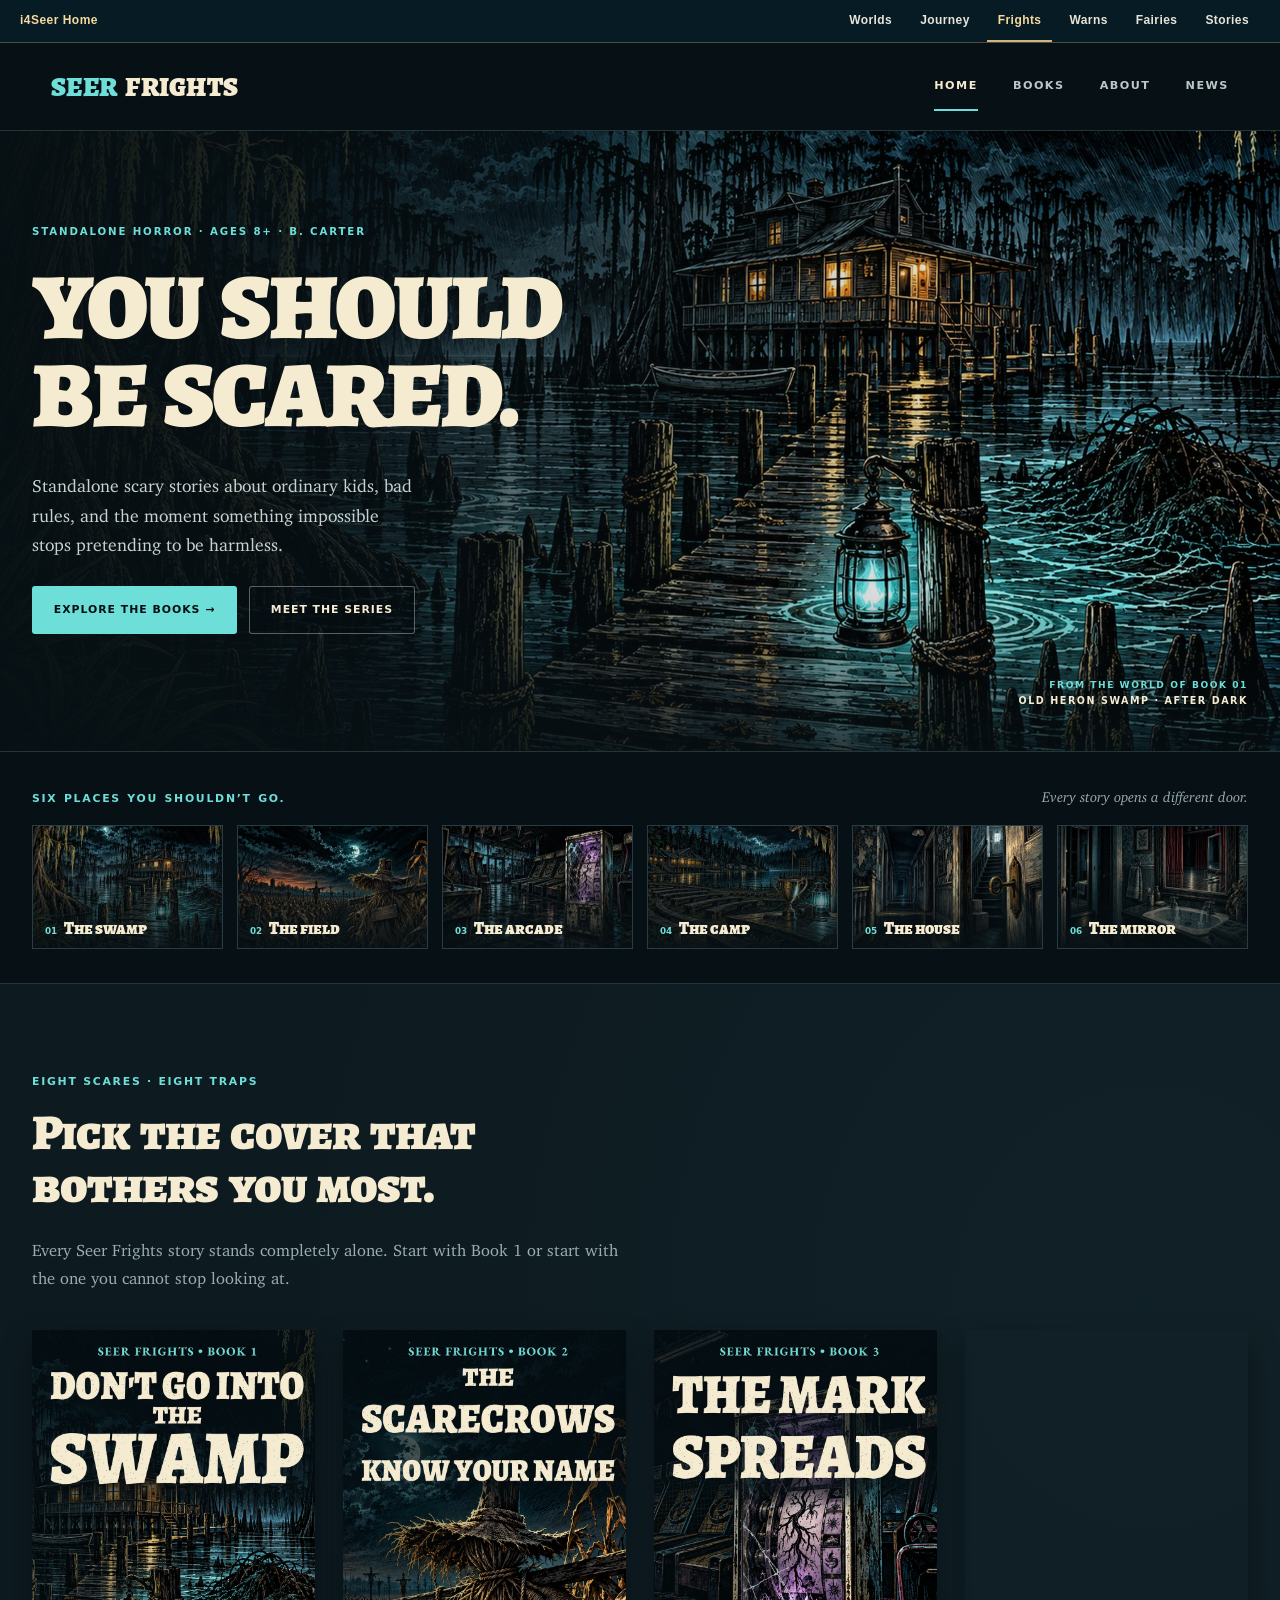
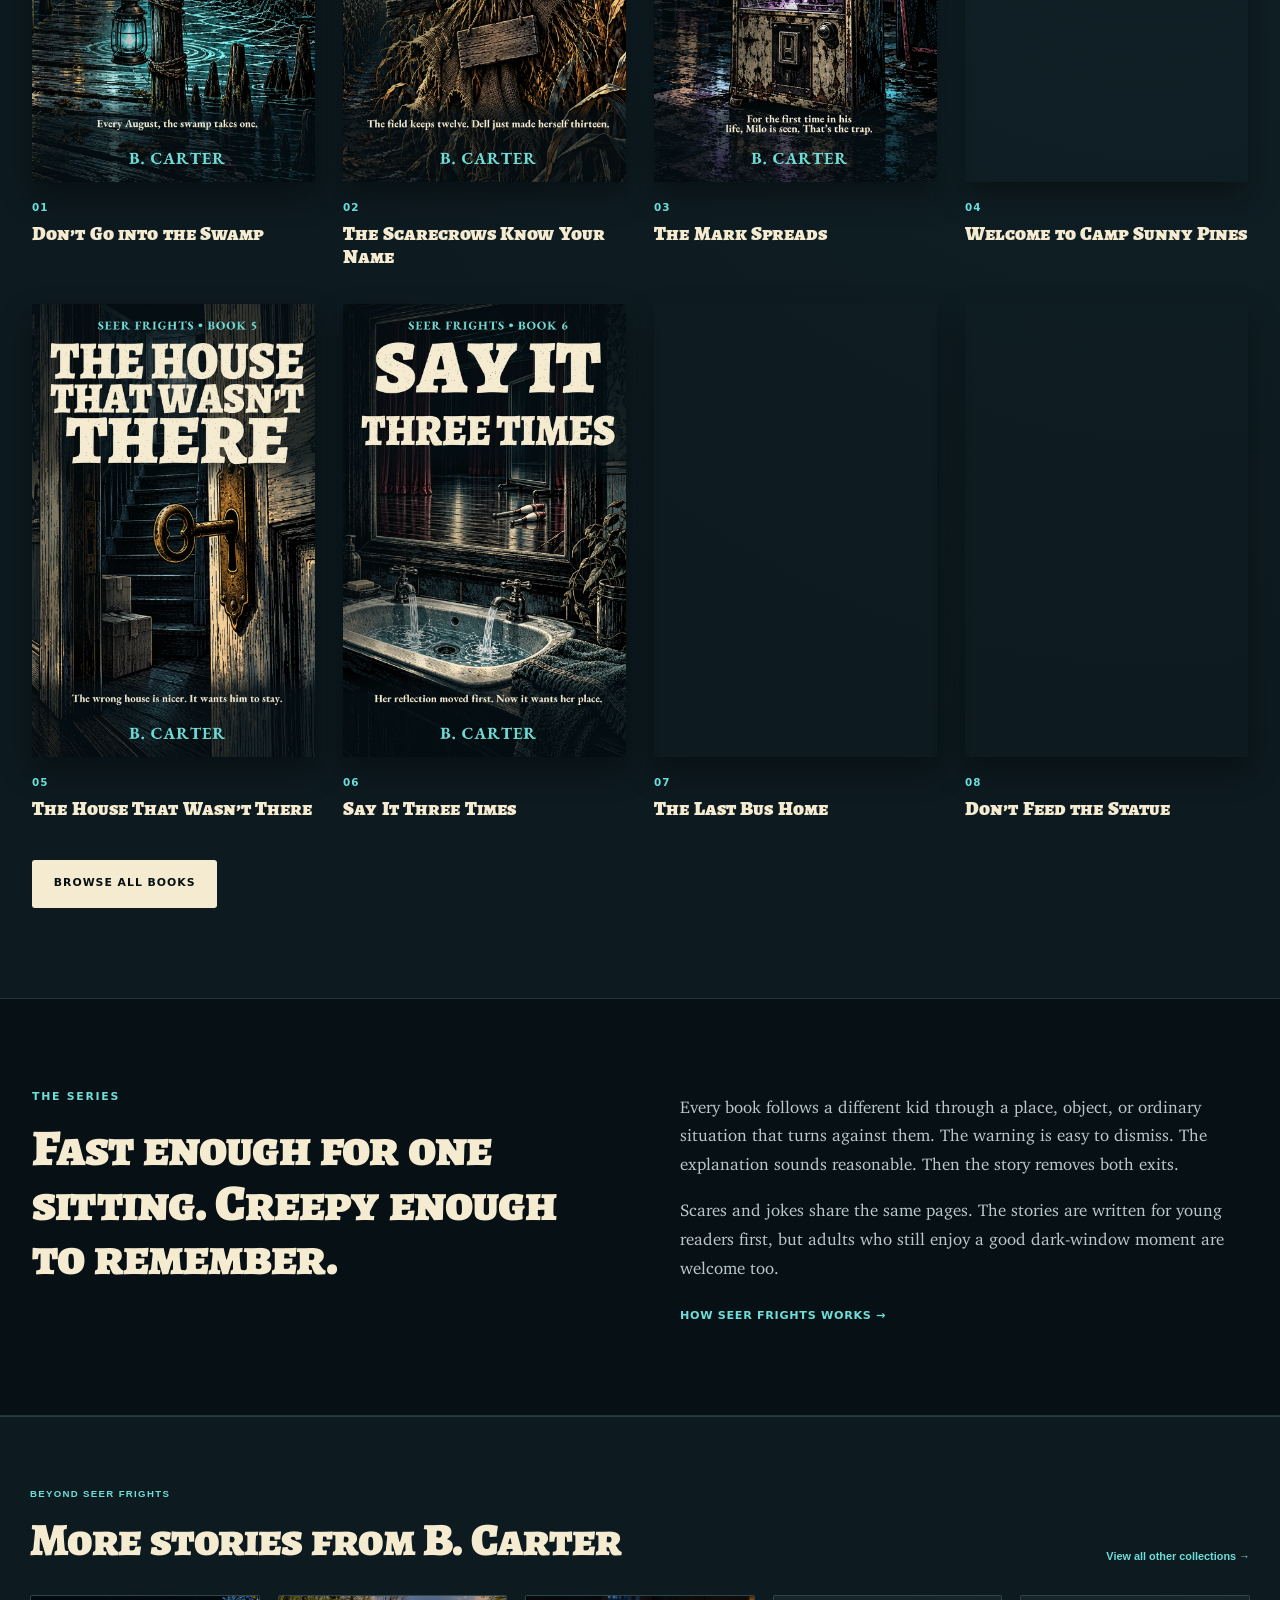
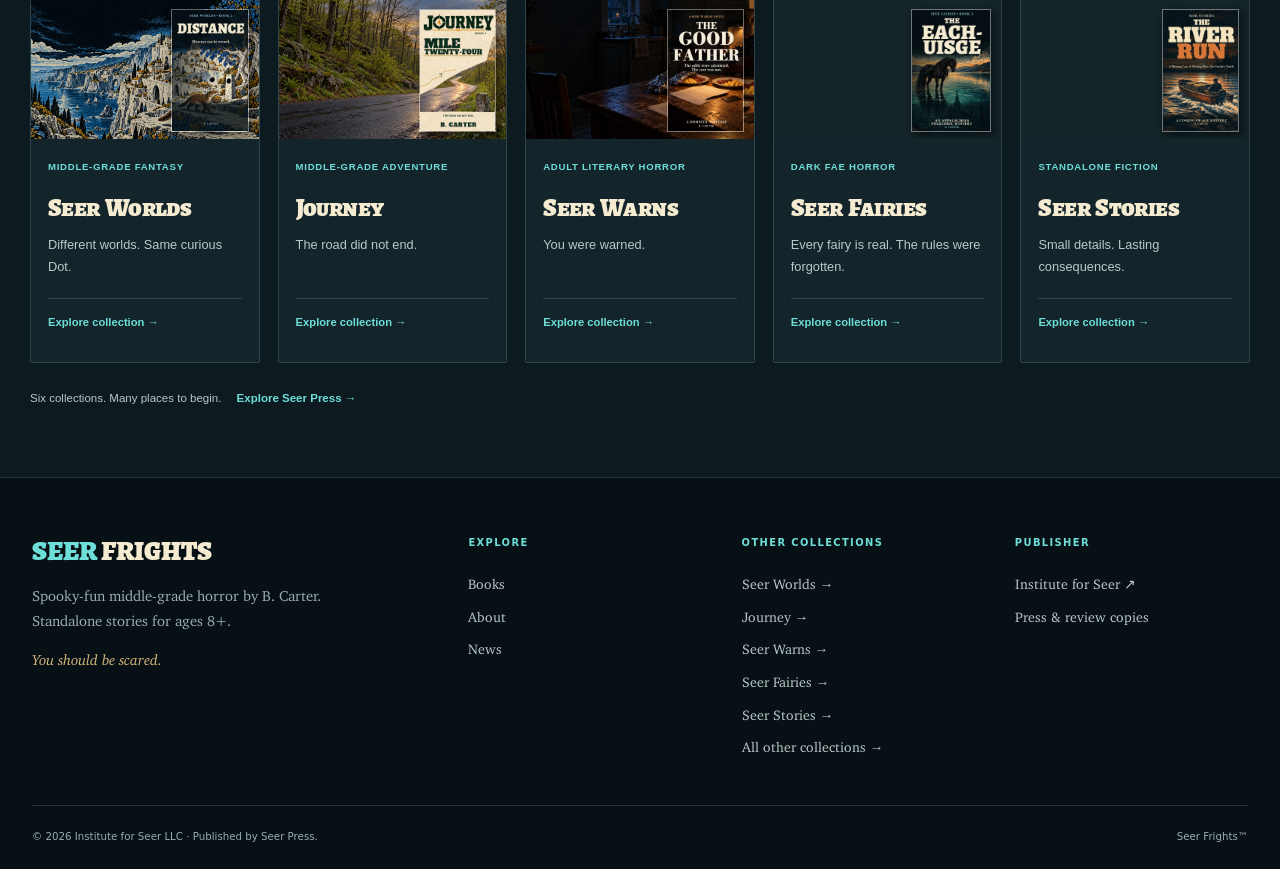
<file: index.html>
<!doctype html>
<html lang="en">
<head>
<meta charset="utf-8">
<meta name="viewport" content="width=device-width,initial-scale=1">
<meta name="theme-color" content="#071014">
<meta name="description" content="Seer Frights is a middle-grade horror series by B. Carter: standalone scary novels for ages 8+, with fast chapters, real laughs, real scares, and no gore.">
<link rel="icon" href="/favicon.svg?v=58784d5d8f10" type="image/svg+xml">
<link rel="manifest" href="/site.webmanifest?v=8c8b1dd5e869">
<link rel="preload" as="font" href="/assets/fonts/AlegreyaSC-Black.woff?v=925002864793" type="font/woff" crossorigin>
<link rel="stylesheet" href="/style.css?v=a24473a93cee">
<title>Seer Frights — Middle-Grade Horror by B. Carter</title>
<link rel="canonical" href="https://frights.i4seer.com/">
<meta property="og:type" content="website">
<meta property="og:site_name" content="Seer Frights">
<meta property="og:url" content="https://frights.i4seer.com/">
<meta property="og:title" content="Seer Frights — Middle-Grade Horror by B. Carter">
<meta property="og:description" content="Seer Frights is a middle-grade horror series by B. Carter: standalone scary novels for ages 8+, with fast chapters, real laughs, real scares, and no gore.">
<meta property="og:image" content="https://frights.i4seer.com/images/seer-frights-series-hero.jpg?v=a82d08fb047a">
<meta name="twitter:card" content="summary_large_image">
<script type="application/ld+json">{"@context": "https://schema.org", "@type": "WebSite", "name": "Seer Frights", "url": "https://frights.i4seer.com/", "author": {"@type": "Person", "name": "B. Carter"}, "publisher": {"@type": "Organization", "name": "Seer Press"}}</script>
<link rel="stylesheet" data-seer-collections href="/assets/seer-collections/collections.css?v=44b12e209f25"><link rel="stylesheet" data-seer-family href="/assets/seer-family.css?v=40966d814c1b"></head>
<body class="home-page">
<a class="skip" href="#main">Skip to content</a>
<!-- seer-family:start --><nav class="sp-family-nav" aria-label="Seer Press websites"><div class="sp-family-inner"><a class="sp-family-home" href="https://i4seer.com/">i4Seer Home</a><div class="sp-family-links"><a href="https://worlds.i4seer.com/">Worlds</a><a href="https://journey.i4seer.com/">Journey</a><a href="https://frights.i4seer.com/" aria-current="true">Frights</a><a href="https://warns.i4seer.com/">Warns</a><a href="https://fairies.i4seer.com/">Fairies</a><a href="https://stories.i4seer.com/">Stories</a></div><details class="sp-family-mobile"><summary>Collections</summary><div class="sp-family-menu"><a href="https://worlds.i4seer.com/">Worlds</a><a href="https://journey.i4seer.com/">Journey</a><a href="https://frights.i4seer.com/" aria-current="true">Frights</a><a href="https://warns.i4seer.com/">Warns</a><a href="https://fairies.i4seer.com/">Fairies</a><a href="https://stories.i4seer.com/">Stories</a></div></details></div></nav><!-- seer-family:end --><header class="site-header" id="top">
  <a class="brand" href="/" aria-label="Seer Frights home"><span class="brand-seer">SEER</span><span class="brand-frights">FRIGHTS</span></a>
  <button class="menu-btn" type="button" aria-expanded="false" aria-controls="main-nav"><span>Menu</span></button>
  <nav class="main-nav" id="main-nav" aria-label="Main navigation">
    <a href="/" class="active" aria-current="page">Home</a>
    <a href="/books/">Books</a>
    <a href="/about/">About</a>
    <a href="/news/">News</a>
  </nav>
</header>
<main id="main">
<section class="frights-hero" aria-labelledby="hero-title">
  <picture class="frights-hero-picture">
    <source srcset="/images/seer-frights-series-hero.webp?v=9a475dc140aa" type="image/webp">
    <img class="frights-hero-image" src="/images/seer-frights-series-hero.jpg?v=a82d08fb047a" alt="A cold cyan lantern on a flooded dock beneath a stilt house, illustrated in the dark engraved style of Don’t Go into the Swamp." width="1920" height="1080" fetchpriority="high" decoding="async">
  </picture>
  <div class="shell frights-hero-content"><div class="frights-hero-copy">
    <p class="eyebrow light">Standalone horror · Ages 8+ · B. Carter</p>
    <h1 id="hero-title">You should<br><em>be scared.</em></h1>
    <p class="frights-hero-lede">Standalone scary stories about ordinary kids, bad rules, and the moment something impossible stops pretending to be harmless.</p>
    <div class="btn-row"><a class="btn btn-accent" href="/books/">Explore the books →</a><a class="btn btn-ghost" href="/about/">Meet the series</a></div>
  </div><p class="hero-field-note"><span>From the world of Book 01</span>Old Heron Swamp · After dark</p></div>
</section>
<section class="thresholds" aria-labelledby="threshold-title">
  <div class="shell">
    <div class="threshold-heading"><h2 class="eyebrow" id="threshold-title">Six places you shouldn’t go.</h2><p>Every story opens a different door.</p></div>
    <div class="threshold-grid">
      <a class="threshold" href="/books/dont-go-into-the-swamp/" aria-label="Book 1: Don’t Go into the Swamp"><img src="/images/art-dont-go-into-the-swamp-thumb.webp?v=354135101ace" width="480" height="300" alt="" loading="lazy" decoding="async"><span class="threshold-label"><small>01</small> The swamp</span></a>
      <a class="threshold" href="/books/the-scarecrows-know-your-name/" aria-label="Book 2: The Scarecrows Know Your Name"><img src="/images/art-the-scarecrows-know-your-name-thumb.webp?v=b0a1f095061d" width="480" height="300" alt="" loading="lazy" decoding="async"><span class="threshold-label"><small>02</small> The field</span></a>
      <a class="threshold" href="/books/the-mark-spreads/" aria-label="Book 3: The Mark Spreads"><img src="/images/art-the-mark-spreads-thumb.webp?v=9093974f4e10" width="480" height="300" alt="" loading="lazy" decoding="async"><span class="threshold-label"><small>03</small> The arcade</span></a>
      <a class="threshold" href="/books/welcome-to-camp-sunny-pines/" aria-label="Book 4: Welcome to Camp Sunny Pines"><img src="/images/art-welcome-to-camp-sunny-pines-thumb.webp?v=a78559ba3dd3" width="480" height="300" alt="" loading="lazy" decoding="async"><span class="threshold-label"><small>04</small> The camp</span></a>
      <a class="threshold" href="/books/the-house-that-wasnt-there/" aria-label="Book 5: The House That Wasn’t There"><img src="/images/art-the-house-that-wasnt-there-thumb.webp?v=764ab0733cb4" width="480" height="300" alt="" loading="lazy" decoding="async"><span class="threshold-label"><small>05</small> The house</span></a>
      <a class="threshold" href="/books/say-it-three-times/" aria-label="Book 6: Say It Three Times"><img src="/images/art-say-it-three-times-thumb.webp?v=414fc908f7a6" width="480" height="300" alt="" loading="lazy" decoding="async"><span class="threshold-label"><small>06</small> The mirror</span></a>
    </div>
  </div>
</section>
<section class="paper-section home-books">
  <div class="shell">
    <header class="section-head"><p class="eyebrow">Eight scares · eight traps</p><h2>Pick the cover that bothers you most.</h2><p>Every Seer Frights story stands completely alone. Start with Book 1 or start with the one you cannot stop looking at.</p></header>
    <div class="cover-shelf"><a class="cover-tile" href="/books/dont-go-into-the-swamp/">
  <picture class="cover-tile-art">
      <source srcset="/images/cover-dont-go-into-the-swamp-front-web.webp?v=6add42b7c00b" type="image/webp">
      <img src="/images/cover-dont-go-into-the-swamp-front.jpg?v=c84b17ef683e" alt="Don’t Go into the Swamp — Seer Frights Book 1 cover" loading="lazy" decoding="async" width="900" height="1440">
    </picture>
  <span class="cover-num">01</span><strong>Don’t Go into the Swamp</strong>
</a><a class="cover-tile" href="/books/the-scarecrows-know-your-name/">
  <picture class="cover-tile-art">
      <source srcset="/images/cover-the-scarecrows-know-your-name-front-web.webp?v=e320c18fe976" type="image/webp">
      <img src="/images/cover-the-scarecrows-know-your-name-front.jpg?v=9f2f838c07d8" alt="The Scarecrows Know Your Name — Seer Frights Book 2 cover" loading="lazy" decoding="async" width="900" height="1440">
    </picture>
  <span class="cover-num">02</span><strong>The Scarecrows Know Your Name</strong>
</a><a class="cover-tile" href="/books/the-mark-spreads/">
  <picture class="cover-tile-art">
      <source srcset="/images/cover-the-mark-spreads-front-web.webp?v=355424454a7a" type="image/webp">
      <img src="/images/cover-the-mark-spreads-front.jpg?v=4e0ef6e094a2" alt="The Mark Spreads — Seer Frights Book 3 cover" loading="lazy" decoding="async" width="900" height="1440">
    </picture>
  <span class="cover-num">03</span><strong>The Mark Spreads</strong>
</a><a class="cover-tile" href="/books/welcome-to-camp-sunny-pines/">
  <picture class="cover-tile-art">
      <source srcset="/images/cover-welcome-to-camp-sunny-pines-front-web.webp?v=fcb2228fa3a2" type="image/webp">
      <img src="/images/cover-welcome-to-camp-sunny-pines-front.jpg?v=1be333fa040a" alt="Welcome to Camp Sunny Pines — Seer Frights Book 4 cover" loading="lazy" decoding="async" width="900" height="1440">
    </picture>
  <span class="cover-num">04</span><strong>Welcome to Camp Sunny Pines</strong>
</a><a class="cover-tile" href="/books/the-house-that-wasnt-there/">
  <picture class="cover-tile-art">
      <source srcset="/images/cover-the-house-that-wasnt-there-front-web.webp?v=412b9fca484d" type="image/webp">
      <img src="/images/cover-the-house-that-wasnt-there-front.jpg?v=3366bee51791" alt="The House That Wasn’t There — Seer Frights Book 5 cover" loading="lazy" decoding="async" width="900" height="1440">
    </picture>
  <span class="cover-num">05</span><strong>The House That Wasn’t There</strong>
</a><a class="cover-tile" href="/books/say-it-three-times/">
  <picture class="cover-tile-art">
      <source srcset="/images/cover-say-it-three-times-front-web.webp?v=ce48efd5ed99" type="image/webp">
      <img src="/images/cover-say-it-three-times-front.jpg?v=18e3a160930e" alt="Say It Three Times — Seer Frights Book 6 cover" loading="lazy" decoding="async" width="900" height="1440">
    </picture>
  <span class="cover-num">06</span><strong>Say It Three Times</strong>
</a><a class="cover-tile" href="/books/the-last-bus-home/">
  <picture class="cover-tile-art">
      <source srcset="/images/cover-the-last-bus-home-front-web.webp?v=27f4b6701b34" type="image/webp">
      <img src="/images/cover-the-last-bus-home-front.jpg?v=70ef14ec91a4" alt="The Last Bus Home — Seer Frights Book 7 cover" loading="lazy" decoding="async" width="900" height="1440">
    </picture>
  <span class="cover-num">07</span><strong>The Last Bus Home</strong>
</a><a class="cover-tile" href="/books/dont-feed-the-statue/">
  <picture class="cover-tile-art">
      <source srcset="/images/cover-dont-feed-the-statue-front-web.webp?v=f8c69c6872f6" type="image/webp">
      <img src="/images/cover-dont-feed-the-statue-front.jpg?v=21f451696859" alt="Don’t Feed the Statue — Seer Frights Book 8 cover" loading="lazy" decoding="async" width="900" height="1440">
    </picture>
  <span class="cover-num">08</span><strong>Don’t Feed the Statue</strong>
</a></div>
    <div class="section-action"><a class="btn btn-dark" href="/books/">Browse all books</a></div>
  </div>
</section>
<section class="ink-section">
  <div class="shell editorial-split">
    <div><p class="eyebrow light">The series</p><h2>Fast enough for one sitting. Creepy enough to remember.</h2></div>
    <div class="editorial-copy"><p>Every book follows a different kid through a place, object, or ordinary situation that turns against them. The warning is easy to dismiss. The explanation sounds reasonable. Then the story removes both exits.</p><p>Scares and jokes share the same pages. The stories are written for young readers first, but adults who still enjoy a good dark-window moment are welcome too.</p><a class="text-link light-link" href="/about/">How Seer Frights works →</a></div>
  </div>
</section>
<!-- seer-collections:start --><section class="seer-discovery sc-preview sc-theme-seer-frights" aria-labelledby="sc-discovery-title"><div class="sc-shell"><div class="sc-top"><div><p class="sc-eyebrow">Beyond Seer Frights</p><h2 class="sc-heading" id="sc-discovery-title">More stories from B. Carter</h2></div><a class="sc-all" href="/other-series/">View all other collections →</a></div><div class="sc-grid"><article class="sc-card"><a class="sc-art" href="https://worlds.i4seer.com/"  aria-label="Explore Seer Worlds"><img src="/assets/seer-collections/seer-worlds-20261026.webp?v=080869907df6" width="1920" height="1080" alt="A white cliff city above blue trees and a sunlit sea, from the Distance cover artwork" loading="lazy" decoding="async"><img class="sc-cover" src="/assets/seer-collections/covers/seer-worlds.webp?v=0a0017a8d638" width="400" height="640" alt="Distance — Seer Worlds cover" loading="lazy" decoding="async"></a><div class="sc-card-body"><p class="sc-genre">Middle-grade fantasy</p><h3 class="sc-title"><a href="https://worlds.i4seer.com/" >Seer Worlds</a></h3><p class="sc-description">Different worlds. Same curious Dot.</p><a class="sc-explore" href="https://worlds.i4seer.com/"  aria-label="Visit Seer Worlds website">Explore collection <span aria-hidden="true">→</span></a></div></article><article class="sc-card"><a class="sc-art" href="https://journey.i4seer.com/"  aria-label="Explore Journey"><img src="/assets/seer-collections/journey-20261026.webp?v=2557f8215bd3" width="1600" height="1000" alt="A forest road at sunset beside a stone mile marker numbered 24" loading="lazy" decoding="async"><img class="sc-cover" src="/assets/seer-collections/covers/journey.webp?v=033c9ab4b2d8" width="400" height="640" alt="Mile Twenty-Four — Journey cover" loading="lazy" decoding="async"></a><div class="sc-card-body"><p class="sc-genre">Middle-grade adventure</p><h3 class="sc-title"><a href="https://journey.i4seer.com/" >Journey</a></h3><p class="sc-description">The road did not end.</p><a class="sc-explore" href="https://journey.i4seer.com/"  aria-label="Visit Journey website">Explore collection <span aria-hidden="true">→</span></a></div></article><article class="sc-card"><a class="sc-art" href="https://warns.i4seer.com/"  aria-label="Explore Seer Warns"><img src="/assets/seer-collections/seer-warns-20261026.webp?v=1e2dca0f1b58" width="1755" height="896" alt="Two plates and an unfinished document on a dark kitchen table, from The Good Father cover artwork" loading="lazy" decoding="async"><img class="sc-cover" src="/assets/seer-collections/covers/seer-warns.webp?v=27cee7fb8231" width="400" height="640" alt="The Good Father — Seer Warns cover" loading="lazy" decoding="async"></a><div class="sc-card-body"><p class="sc-genre">Adult literary horror</p><h3 class="sc-title"><a href="https://warns.i4seer.com/" >Seer Warns</a></h3><p class="sc-description">You were warned.</p><a class="sc-explore" href="https://warns.i4seer.com/"  aria-label="Visit Seer Warns website">Explore collection <span aria-hidden="true">→</span></a></div></article><article class="sc-card"><a class="sc-art" href="https://fairies.i4seer.com/"  aria-label="Explore Seer Fairies"><img src="/assets/seer-collections/seer-fairies-20261031.webp?v=6d909c00bde5" width="1600" height="900" alt="A black water horse stands in a mountain lake above a submerged church, from The Each-Uisge artwork" loading="lazy" decoding="async"><img class="sc-cover" src="/assets/seer-collections/covers/seer-fairies.webp?v=c198504bc365" width="400" height="617" alt="The Each-Uisge — Seer Fairies cover" loading="lazy" decoding="async"></a><div class="sc-card-body"><p class="sc-genre">Dark fae horror</p><h3 class="sc-title"><a href="https://fairies.i4seer.com/" >Seer Fairies</a></h3><p class="sc-description">Every fairy is real. The rules were forgotten.</p><a class="sc-explore" href="https://fairies.i4seer.com/"  aria-label="Visit Seer Fairies website">Explore collection <span aria-hidden="true">→</span></a></div></article><article class="sc-card"><a class="sc-art" href="https://stories.i4seer.com/"  aria-label="Explore Seer Stories"><img src="/assets/seer-collections/seer-stories-20261026.webp?v=dfdf055b49df" width="1600" height="1000" alt="A river runner in a wooden boat at a copper sunset, from The River Run cover artwork" loading="lazy" decoding="async"><img class="sc-cover" src="/assets/seer-collections/covers/seer-stories.webp?v=05931e98deab" width="400" height="640" alt="The River Run — Seer Stories cover" loading="lazy" decoding="async"></a><div class="sc-card-body"><p class="sc-genre">Standalone fiction</p><h3 class="sc-title"><a href="https://stories.i4seer.com/" >Seer Stories</a></h3><p class="sc-description">Small details. Lasting consequences.</p><a class="sc-explore" href="https://stories.i4seer.com/"  aria-label="Visit Seer Stories website">Explore collection <span aria-hidden="true">→</span></a></div></article></div><p class="sc-publisher">Six collections. Many places to begin. <a href="https://i4seer.com/series/" >Explore Seer Press →</a></p></div></section><!-- seer-collections:end --></main>
<footer class="footer">
  <div class="shell footer-grid">
    <div class="footer-lead">
      <a class="footer-brand" href="/" aria-label="Seer Frights home"><span>SEER</span> <strong>FRIGHTS</strong></a>
      <p>Spooky-fun middle-grade horror by B. Carter. Standalone stories for ages 8+.</p>
      <p class="footer-tagline">You should be scared.</p>
    </div>
    <div><h4>Explore</h4><a href="/books/">Books</a><a href="/about/">About</a><a href="/news/">News</a></div>
    <div class="sc-footer-links"><h4>Other collections</h4><a href="https://worlds.i4seer.com/" >Seer Worlds →</a><a href="https://journey.i4seer.com/" >Journey →</a><a href="https://warns.i4seer.com/" >Seer Warns →</a><a href="https://fairies.i4seer.com/" >Seer Fairies →</a><a href="https://stories.i4seer.com/" >Seer Stories →</a><a href="/other-series/">All other collections →</a></div>
    <div><h4>Publisher</h4><a href="https://i4seer.com/" rel="noopener">Institute for Seer ↗</a><a href="mailto:press@i4seer.com">Press &amp; review copies</a></div>
  </div>
  <div class="shell footer-meta"><span>© 2026 Institute for Seer LLC · Published by Seer Press.</span><span>Seer Frights™</span></div>
</footer>
<script src="/site.js?v=ac3ad2c2c594"></script>
</body>
</html>
</file>
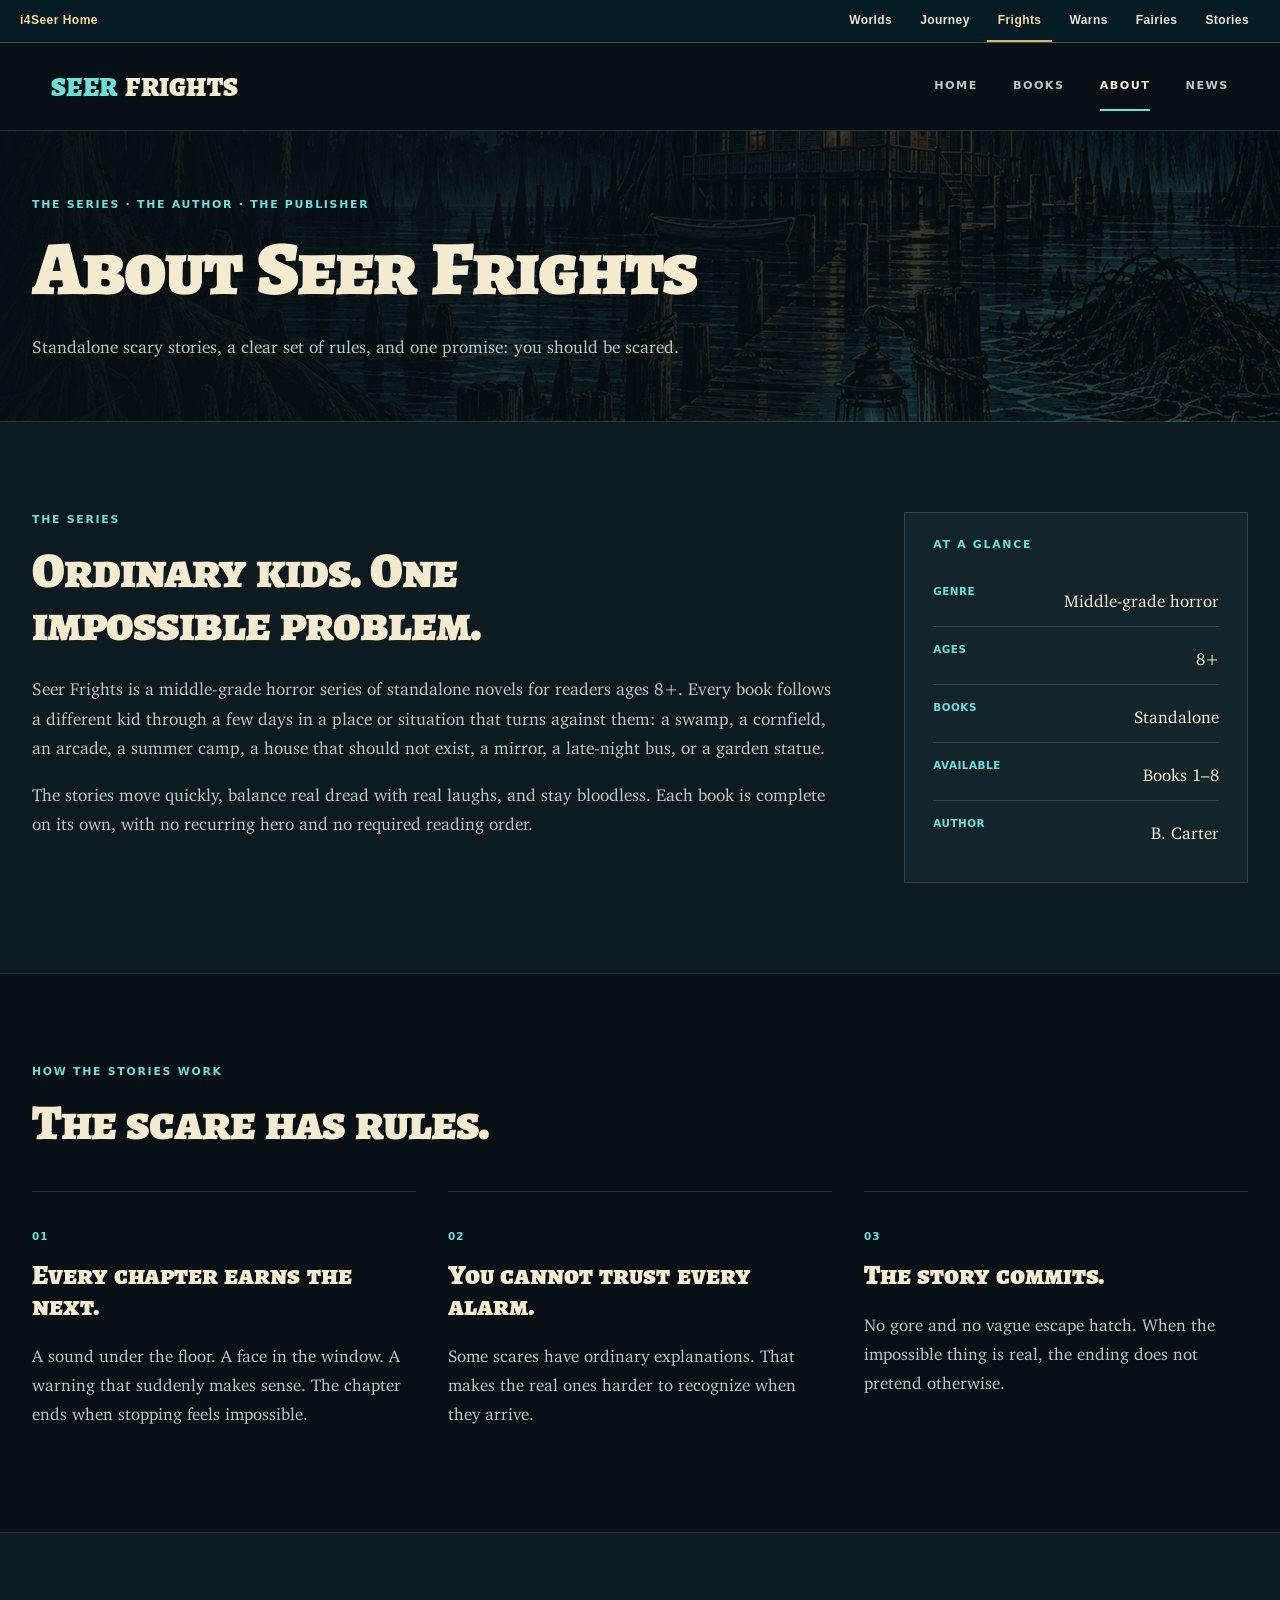
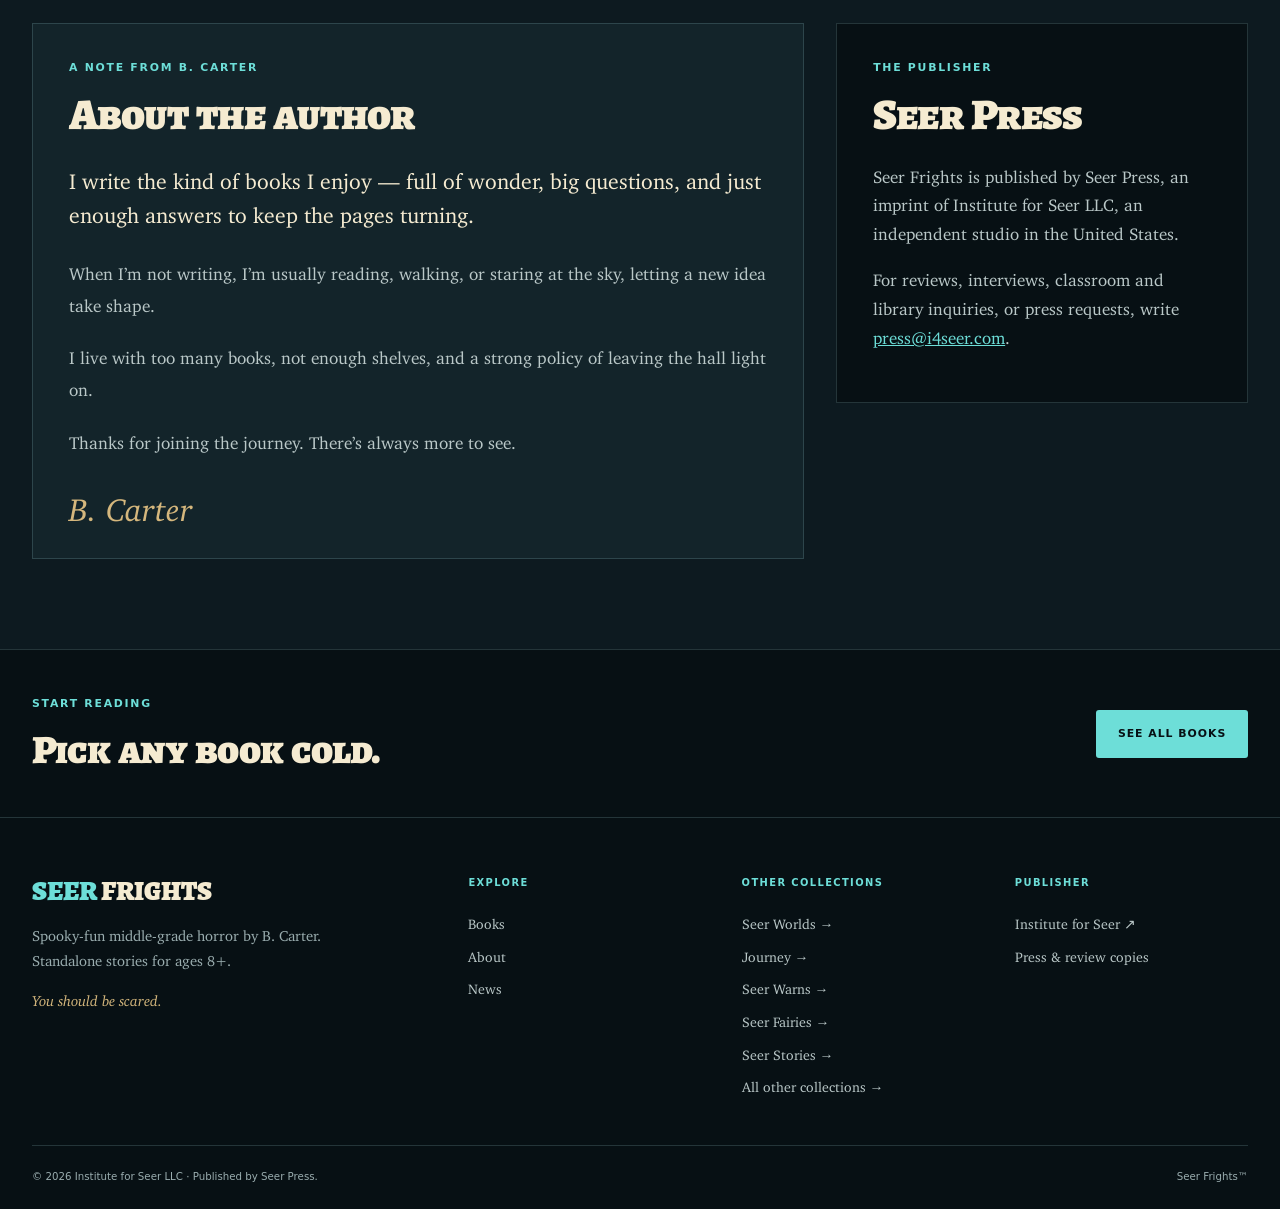
<file: about/index.html>
<!doctype html>
<html lang="en">
<head>
<meta charset="utf-8">
<meta name="viewport" content="width=device-width,initial-scale=1">
<meta name="theme-color" content="#071014">
<meta name="description" content="About Seer Frights, the standalone middle-grade horror series by B. Carter, plus information about the author and Seer Press.">
<link rel="icon" href="/favicon.svg?v=58784d5d8f10" type="image/svg+xml">
<link rel="manifest" href="/site.webmanifest?v=8c8b1dd5e869">
<link rel="preload" as="font" href="/assets/fonts/AlegreyaSC-Black.woff?v=925002864793" type="font/woff" crossorigin>
<link rel="stylesheet" href="/style.css?v=a24473a93cee">
<title>About — Seer Frights</title>
<link rel="canonical" href="https://frights.i4seer.com/about/">
<meta property="og:type" content="website">
<meta property="og:site_name" content="Seer Frights">
<meta property="og:url" content="https://frights.i4seer.com/about/">
<meta property="og:title" content="About — Seer Frights">
<meta property="og:description" content="About Seer Frights, the standalone middle-grade horror series by B. Carter, plus information about the author and Seer Press.">
<meta property="og:image" content="https://frights.i4seer.com/images/cover-dont-go-into-the-swamp-front.jpg?v=c84b17ef683e">
<meta name="twitter:card" content="summary_large_image">

<link rel="stylesheet" data-seer-collections href="/assets/seer-collections/collections.css?v=44b12e209f25"><link rel="stylesheet" data-seer-family href="/assets/seer-family.css?v=40966d814c1b"></head>
<body class="">
<a class="skip" href="#main">Skip to content</a>
<!-- seer-family:start --><nav class="sp-family-nav" aria-label="Seer Press websites"><div class="sp-family-inner"><a class="sp-family-home" href="https://i4seer.com/">i4Seer Home</a><div class="sp-family-links"><a href="https://worlds.i4seer.com/">Worlds</a><a href="https://journey.i4seer.com/">Journey</a><a href="https://frights.i4seer.com/" aria-current="true">Frights</a><a href="https://warns.i4seer.com/">Warns</a><a href="https://fairies.i4seer.com/">Fairies</a><a href="https://stories.i4seer.com/">Stories</a></div><details class="sp-family-mobile"><summary>Collections</summary><div class="sp-family-menu"><a href="https://worlds.i4seer.com/">Worlds</a><a href="https://journey.i4seer.com/">Journey</a><a href="https://frights.i4seer.com/" aria-current="true">Frights</a><a href="https://warns.i4seer.com/">Warns</a><a href="https://fairies.i4seer.com/">Fairies</a><a href="https://stories.i4seer.com/">Stories</a></div></details></div></nav><!-- seer-family:end --><header class="site-header" id="top">
  <a class="brand" href="/" aria-label="Seer Frights home"><span class="brand-seer">SEER</span><span class="brand-frights">FRIGHTS</span></a>
  <button class="menu-btn" type="button" aria-expanded="false" aria-controls="main-nav"><span>Menu</span></button>
  <nav class="main-nav" id="main-nav" aria-label="Main navigation">
    <a href="/">Home</a>
    <a href="/books/">Books</a>
    <a href="/about/" class="active" aria-current="page">About</a>
    <a href="/news/">News</a>
  </nav>
</header>
<main id="main">
<section class="sub-hero"><div class="shell"><p class="eyebrow light">The series · the author · the publisher</p><h1>About Seer Frights</h1><p>Standalone scary stories, a clear set of rules, and one promise: you should be scared.</p></div></section>
<section class="paper-section"><div class="shell about-intro"><div><p class="eyebrow">The series</p><h2>Ordinary kids. One impossible problem.</h2><p>Seer Frights is a middle-grade horror series of standalone novels for readers ages 8+. Every book follows a different kid through a few days in a place or situation that turns against them: a swamp, a cornfield, an arcade, a summer camp, a house that should not exist, a mirror, a late-night bus, or a garden statue.</p><p>The stories move quickly, balance real dread with real laughs, and stay bloodless. Each book is complete on its own, with no recurring hero and no required reading order.</p></div><aside class="fact-panel"><p class="eyebrow">At a glance</p><dl><div><dt>Genre</dt><dd>Middle-grade horror</dd></div><div><dt>Ages</dt><dd>8+</dd></div><div><dt>Books</dt><dd>Standalone</dd></div><div><dt>Available</dt><dd>Books 1–8</dd></div><div><dt>Author</dt><dd>B. Carter</dd></div></dl></aside></div></section>
<section class="ink-section"><div class="shell"><header class="section-head dark"><p class="eyebrow light">How the stories work</p><h2>The scare has rules.</h2></header><div class="principle-grid"><article><span>01</span><h3>Every chapter earns the next.</h3><p>A sound under the floor. A face in the window. A warning that suddenly makes sense. The chapter ends when stopping feels impossible.</p></article><article><span>02</span><h3>You cannot trust every alarm.</h3><p>Some scares have ordinary explanations. That makes the real ones harder to recognize when they arrive.</p></article><article><span>03</span><h3>The story commits.</h3><p>No gore and no vague escape hatch. When the impossible thing is real, the ending does not pretend otherwise.</p></article></div></div></section>
<section class="paper-section"><div class="shell author-publisher-grid"><article class="author-note" aria-labelledby="about-author-title"><p class="eyebrow">A note from B. Carter</p><h2 id="about-author-title">About the author</h2><div class="author-prose"><p class="author-opening">I write the kind of books I enjoy — full of wonder, big questions, and just enough answers to keep the pages turning.</p><p>When I’m not writing, I’m usually reading, walking, or staring at the sky, letting a new idea take shape.</p><p>I live with too many books, not enough shelves, and a strong policy of leaving the hall light on.</p><p>Thanks for joining the journey. There’s always more to see.</p></div><p class="author-signature">B. Carter</p></article><article class="publisher-card"><p class="eyebrow light">The publisher</p><h2>Seer Press</h2><p>Seer Frights is published by Seer Press, an imprint of Institute for Seer LLC, an independent studio in the United States.</p><p>For reviews, interviews, classroom and library inquiries, or press requests, write <a href="mailto:press@i4seer.com">press@i4seer.com</a>.</p></article></div></section>
<section class="cta-strip"><div class="shell"><div><p class="eyebrow light">Start reading</p><h2>Pick any book cold.</h2></div><a class="btn btn-accent" href="/books/">See all books</a></div></section></main>
<footer class="footer">
  <div class="shell footer-grid">
    <div class="footer-lead">
      <a class="footer-brand" href="/" aria-label="Seer Frights home"><span>SEER</span> <strong>FRIGHTS</strong></a>
      <p>Spooky-fun middle-grade horror by B. Carter. Standalone stories for ages 8+.</p>
      <p class="footer-tagline">You should be scared.</p>
    </div>
    <div><h4>Explore</h4><a href="/books/">Books</a><a href="/about/">About</a><a href="/news/">News</a></div>
    <div class="sc-footer-links"><h4>Other collections</h4><a href="https://worlds.i4seer.com/" >Seer Worlds →</a><a href="https://journey.i4seer.com/" >Journey →</a><a href="https://warns.i4seer.com/" >Seer Warns →</a><a href="https://fairies.i4seer.com/" >Seer Fairies →</a><a href="https://stories.i4seer.com/" >Seer Stories →</a><a href="/other-series/">All other collections →</a></div>
    <div><h4>Publisher</h4><a href="https://i4seer.com/" rel="noopener">Institute for Seer ↗</a><a href="mailto:press@i4seer.com">Press &amp; review copies</a></div>
  </div>
  <div class="shell footer-meta"><span>© 2026 Institute for Seer LLC · Published by Seer Press.</span><span>Seer Frights™</span></div>
</footer>
<script src="/site.js?v=ac3ad2c2c594"></script>
</body>
</html>
</file>
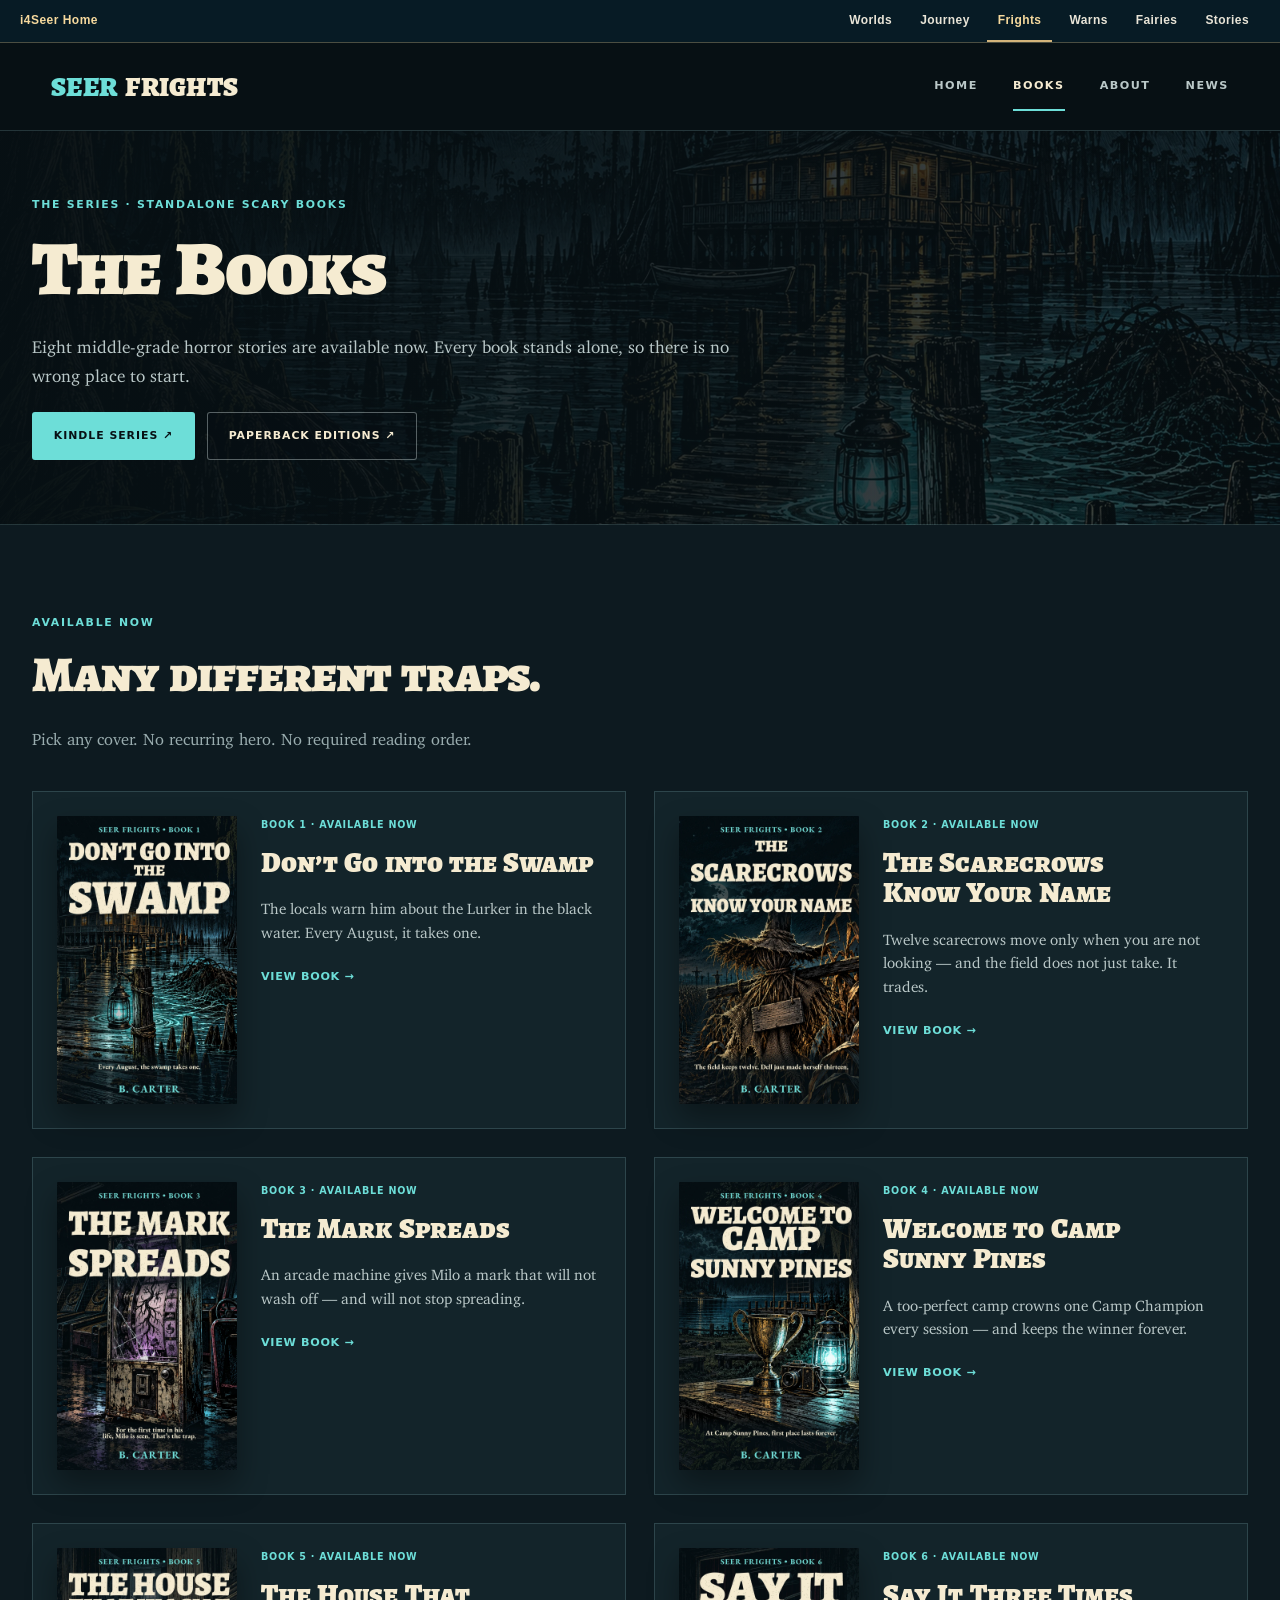
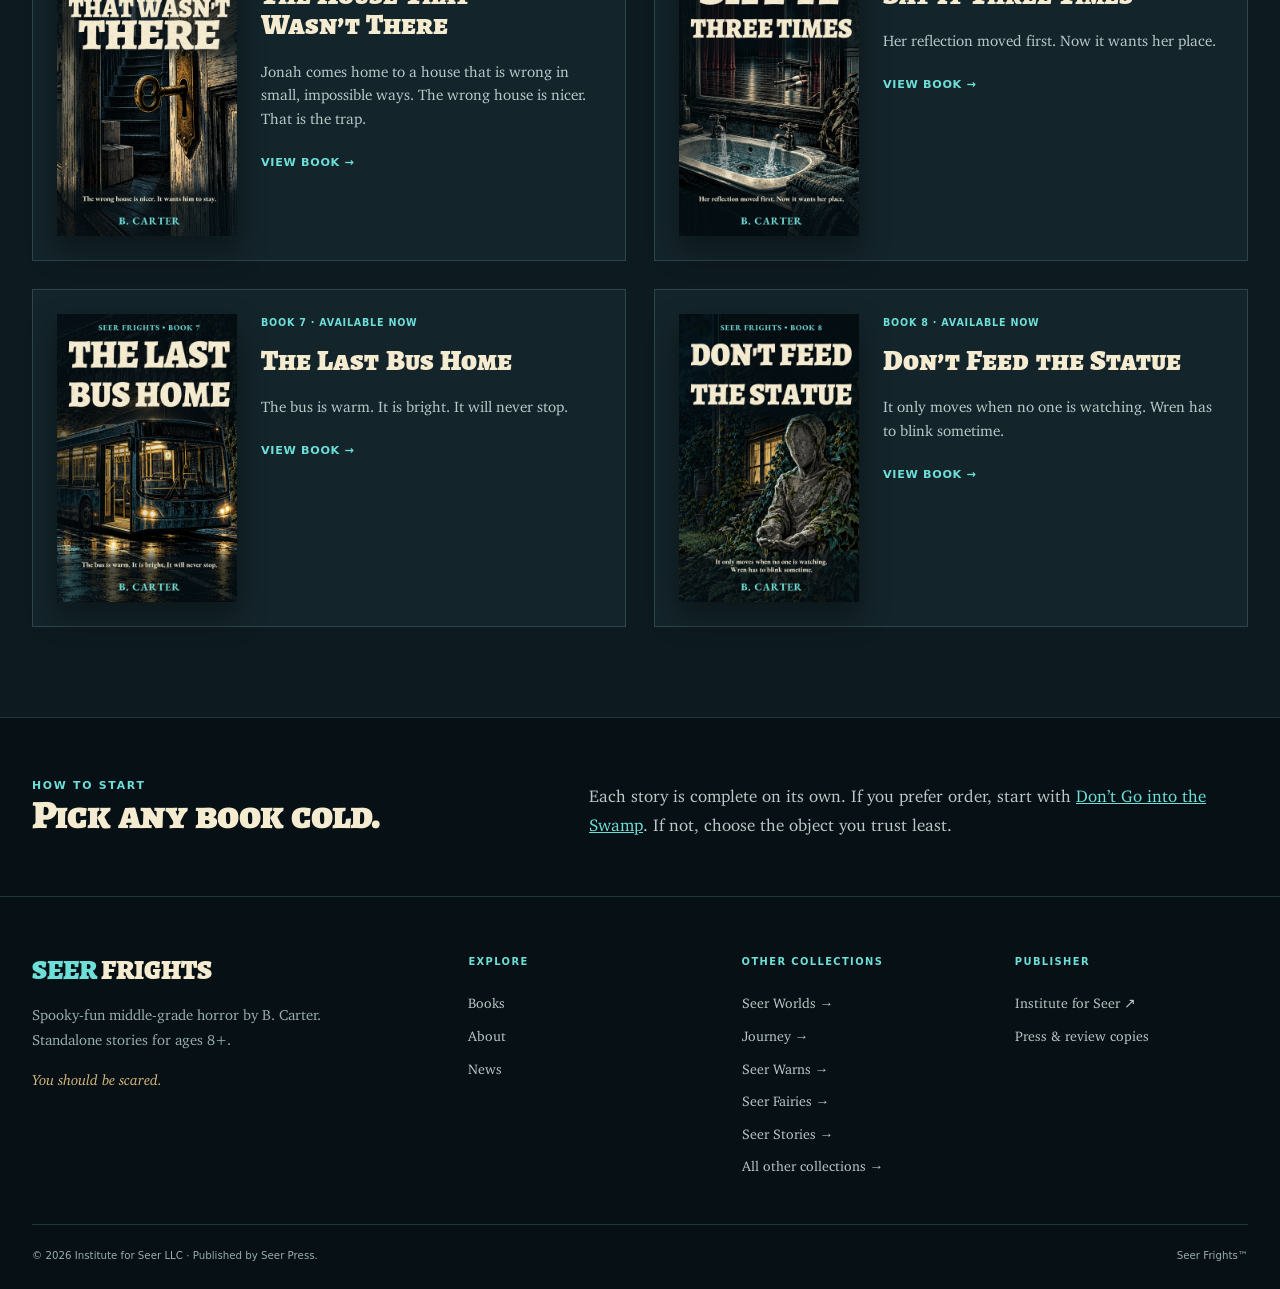
<file: books/index.html>
<!doctype html>
<html lang="en">
<head>
<meta charset="utf-8">
<meta name="viewport" content="width=device-width,initial-scale=1">
<meta name="theme-color" content="#071014">
<meta name="description" content="Browse all available Seer Frights books by B. Carter. Eight standalone middle-grade horror stories for ages 8+.">
<link rel="icon" href="/favicon.svg?v=58784d5d8f10" type="image/svg+xml">
<link rel="manifest" href="/site.webmanifest?v=8c8b1dd5e869">
<link rel="preload" as="font" href="/assets/fonts/AlegreyaSC-Black.woff?v=925002864793" type="font/woff" crossorigin>
<link rel="stylesheet" href="/style.css?v=a24473a93cee">
<title>Books — Seer Frights</title>
<link rel="canonical" href="https://frights.i4seer.com/books/">
<meta property="og:type" content="website">
<meta property="og:site_name" content="Seer Frights">
<meta property="og:url" content="https://frights.i4seer.com/books/">
<meta property="og:title" content="Books — Seer Frights">
<meta property="og:description" content="Browse all available Seer Frights books by B. Carter. Eight standalone middle-grade horror stories for ages 8+.">
<meta property="og:image" content="https://frights.i4seer.com/images/cover-dont-go-into-the-swamp-front.jpg?v=c84b17ef683e">
<meta name="twitter:card" content="summary_large_image">
<script type="application/ld+json">{"@context": "https://schema.org", "@type": "CollectionPage", "name": "Seer Frights Books", "url": "https://frights.i4seer.com/books/", "description": "Browse the available Seer Frights books by B. Carter."}</script>
<link rel="stylesheet" data-seer-collections href="/assets/seer-collections/collections.css?v=44b12e209f25"><link rel="stylesheet" data-seer-family href="/assets/seer-family.css?v=40966d814c1b"></head>
<body class="">
<a class="skip" href="#main">Skip to content</a>
<!-- seer-family:start --><nav class="sp-family-nav" aria-label="Seer Press websites"><div class="sp-family-inner"><a class="sp-family-home" href="https://i4seer.com/">i4Seer Home</a><div class="sp-family-links"><a href="https://worlds.i4seer.com/">Worlds</a><a href="https://journey.i4seer.com/">Journey</a><a href="https://frights.i4seer.com/" aria-current="true">Frights</a><a href="https://warns.i4seer.com/">Warns</a><a href="https://fairies.i4seer.com/">Fairies</a><a href="https://stories.i4seer.com/">Stories</a></div><details class="sp-family-mobile"><summary>Collections</summary><div class="sp-family-menu"><a href="https://worlds.i4seer.com/">Worlds</a><a href="https://journey.i4seer.com/">Journey</a><a href="https://frights.i4seer.com/" aria-current="true">Frights</a><a href="https://warns.i4seer.com/">Warns</a><a href="https://fairies.i4seer.com/">Fairies</a><a href="https://stories.i4seer.com/">Stories</a></div></details></div></nav><!-- seer-family:end --><header class="site-header" id="top">
  <a class="brand" href="/" aria-label="Seer Frights home"><span class="brand-seer">SEER</span><span class="brand-frights">FRIGHTS</span></a>
  <button class="menu-btn" type="button" aria-expanded="false" aria-controls="main-nav"><span>Menu</span></button>
  <nav class="main-nav" id="main-nav" aria-label="Main navigation">
    <a href="/">Home</a>
    <a href="/books/" class="active" aria-current="page">Books</a>
    <a href="/about/">About</a>
    <a href="/news/">News</a>
  </nav>
</header>
<main id="main">
<section class="sub-hero"><div class="shell"><p class="eyebrow light">The series · standalone scary books</p><h1>The Books</h1><p>Eight middle-grade horror stories are available now. Every book stands alone, so there is no wrong place to start.</p><div class="btn-row catalog-amazon"><a class="btn btn-accent" href="https://www.amazon.com/dp/B0GRRNLVLQ?binding=kindle_edition" target="_blank" rel="noopener">Kindle series ↗</a><a class="btn btn-ghost" href="https://www.amazon.com/dp/B0GRRNLVLQ?binding=paperback" target="_blank" rel="noopener">Paperback editions ↗</a></div></div></section>
<section class="paper-section"><div class="shell"><header class="section-head"><p class="eyebrow">Available now</p><h2>Many different traps.</h2><p>Pick any cover. No recurring hero. No required reading order.</p></header><div class="books-grid"><article class="book-card">
  <a class="book-card-link" href="/books/dont-go-into-the-swamp/" aria-label="View Don’t Go into the Swamp"></a>
  <picture class="book-cover">
      <source srcset="/images/cover-dont-go-into-the-swamp-front-web.webp?v=6add42b7c00b" type="image/webp">
      <img src="/images/cover-dont-go-into-the-swamp-front.jpg?v=c84b17ef683e" alt="Don’t Go into the Swamp — Seer Frights Book 1 cover" loading="lazy" decoding="async" width="900" height="1440">
    </picture>
  <div class="book-card-copy"><p class="kicker">Book 1 · Available now</p><h3>Don’t Go into the Swamp</h3><p>The locals warn him about the Lurker in the black water. Every August, it takes one.</p><span class="text-link">View book →</span></div>
</article><article class="book-card">
  <a class="book-card-link" href="/books/the-scarecrows-know-your-name/" aria-label="View The Scarecrows Know Your Name"></a>
  <picture class="book-cover">
      <source srcset="/images/cover-the-scarecrows-know-your-name-front-web.webp?v=e320c18fe976" type="image/webp">
      <img src="/images/cover-the-scarecrows-know-your-name-front.jpg?v=9f2f838c07d8" alt="The Scarecrows Know Your Name — Seer Frights Book 2 cover" loading="lazy" decoding="async" width="900" height="1440">
    </picture>
  <div class="book-card-copy"><p class="kicker">Book 2 · Available now</p><h3>The Scarecrows Know Your Name</h3><p>Twelve scarecrows move only when you are not looking — and the field does not just take. It trades.</p><span class="text-link">View book →</span></div>
</article><article class="book-card">
  <a class="book-card-link" href="/books/the-mark-spreads/" aria-label="View The Mark Spreads"></a>
  <picture class="book-cover">
      <source srcset="/images/cover-the-mark-spreads-front-web.webp?v=355424454a7a" type="image/webp">
      <img src="/images/cover-the-mark-spreads-front.jpg?v=4e0ef6e094a2" alt="The Mark Spreads — Seer Frights Book 3 cover" loading="lazy" decoding="async" width="900" height="1440">
    </picture>
  <div class="book-card-copy"><p class="kicker">Book 3 · Available now</p><h3>The Mark Spreads</h3><p>An arcade machine gives Milo a mark that will not wash off — and will not stop spreading.</p><span class="text-link">View book →</span></div>
</article><article class="book-card">
  <a class="book-card-link" href="/books/welcome-to-camp-sunny-pines/" aria-label="View Welcome to Camp Sunny Pines"></a>
  <picture class="book-cover">
      <source srcset="/images/cover-welcome-to-camp-sunny-pines-front-web.webp?v=fcb2228fa3a2" type="image/webp">
      <img src="/images/cover-welcome-to-camp-sunny-pines-front.jpg?v=1be333fa040a" alt="Welcome to Camp Sunny Pines — Seer Frights Book 4 cover" loading="lazy" decoding="async" width="900" height="1440">
    </picture>
  <div class="book-card-copy"><p class="kicker">Book 4 · Available now</p><h3>Welcome to Camp Sunny Pines</h3><p>A too-perfect camp crowns one Camp Champion every session — and keeps the winner forever.</p><span class="text-link">View book →</span></div>
</article><article class="book-card">
  <a class="book-card-link" href="/books/the-house-that-wasnt-there/" aria-label="View The House That Wasn’t There"></a>
  <picture class="book-cover">
      <source srcset="/images/cover-the-house-that-wasnt-there-front-web.webp?v=412b9fca484d" type="image/webp">
      <img src="/images/cover-the-house-that-wasnt-there-front.jpg?v=3366bee51791" alt="The House That Wasn’t There — Seer Frights Book 5 cover" loading="lazy" decoding="async" width="900" height="1440">
    </picture>
  <div class="book-card-copy"><p class="kicker">Book 5 · Available now</p><h3>The House That Wasn’t There</h3><p>Jonah comes home to a house that is wrong in small, impossible ways. The wrong house is nicer. That is the trap.</p><span class="text-link">View book →</span></div>
</article><article class="book-card">
  <a class="book-card-link" href="/books/say-it-three-times/" aria-label="View Say It Three Times"></a>
  <picture class="book-cover">
      <source srcset="/images/cover-say-it-three-times-front-web.webp?v=ce48efd5ed99" type="image/webp">
      <img src="/images/cover-say-it-three-times-front.jpg?v=18e3a160930e" alt="Say It Three Times — Seer Frights Book 6 cover" loading="lazy" decoding="async" width="900" height="1440">
    </picture>
  <div class="book-card-copy"><p class="kicker">Book 6 · Available now</p><h3>Say It Three Times</h3><p>Her reflection moved first. Now it wants her place.</p><span class="text-link">View book →</span></div>
</article><article class="book-card">
  <a class="book-card-link" href="/books/the-last-bus-home/" aria-label="View The Last Bus Home"></a>
  <picture class="book-cover">
      <source srcset="/images/cover-the-last-bus-home-front-web.webp?v=27f4b6701b34" type="image/webp">
      <img src="/images/cover-the-last-bus-home-front.jpg?v=70ef14ec91a4" alt="The Last Bus Home — Seer Frights Book 7 cover" loading="lazy" decoding="async" width="900" height="1440">
    </picture>
  <div class="book-card-copy"><p class="kicker">Book 7 · Available now</p><h3>The Last Bus Home</h3><p>The bus is warm. It is bright. It will never stop.</p><span class="text-link">View book →</span></div>
</article><article class="book-card">
  <a class="book-card-link" href="/books/dont-feed-the-statue/" aria-label="View Don’t Feed the Statue"></a>
  <picture class="book-cover">
      <source srcset="/images/cover-dont-feed-the-statue-front-web.webp?v=f8c69c6872f6" type="image/webp">
      <img src="/images/cover-dont-feed-the-statue-front.jpg?v=21f451696859" alt="Don’t Feed the Statue — Seer Frights Book 8 cover" loading="lazy" decoding="async" width="900" height="1440">
    </picture>
  <div class="book-card-copy"><p class="kicker">Book 8 · Available now</p><h3>Don’t Feed the Statue</h3><p>It only moves when no one is watching. Wren has to blink sometime.</p><span class="text-link">View book →</span></div>
</article></div></div></section>
<section class="quiet-band"><div class="shell quiet-band-grid"><div><p class="eyebrow light">How to start</p><h2>Pick any book cold.</h2></div><p>Each story is complete on its own. If you prefer order, start with <a href="/books/dont-go-into-the-swamp/">Don’t Go into the Swamp</a>. If not, choose the object you trust least.</p></div></section></main>
<footer class="footer">
  <div class="shell footer-grid">
    <div class="footer-lead">
      <a class="footer-brand" href="/" aria-label="Seer Frights home"><span>SEER</span> <strong>FRIGHTS</strong></a>
      <p>Spooky-fun middle-grade horror by B. Carter. Standalone stories for ages 8+.</p>
      <p class="footer-tagline">You should be scared.</p>
    </div>
    <div><h4>Explore</h4><a href="/books/">Books</a><a href="/about/">About</a><a href="/news/">News</a></div>
    <div class="sc-footer-links"><h4>Other collections</h4><a href="https://worlds.i4seer.com/" >Seer Worlds →</a><a href="https://journey.i4seer.com/" >Journey →</a><a href="https://warns.i4seer.com/" >Seer Warns →</a><a href="https://fairies.i4seer.com/" >Seer Fairies →</a><a href="https://stories.i4seer.com/" >Seer Stories →</a><a href="/other-series/">All other collections →</a></div>
    <div><h4>Publisher</h4><a href="https://i4seer.com/" rel="noopener">Institute for Seer ↗</a><a href="mailto:press@i4seer.com">Press &amp; review copies</a></div>
  </div>
  <div class="shell footer-meta"><span>© 2026 Institute for Seer LLC · Published by Seer Press.</span><span>Seer Frights™</span></div>
</footer>
<script src="/site.js?v=ac3ad2c2c594"></script>
</body>
</html>
</file>
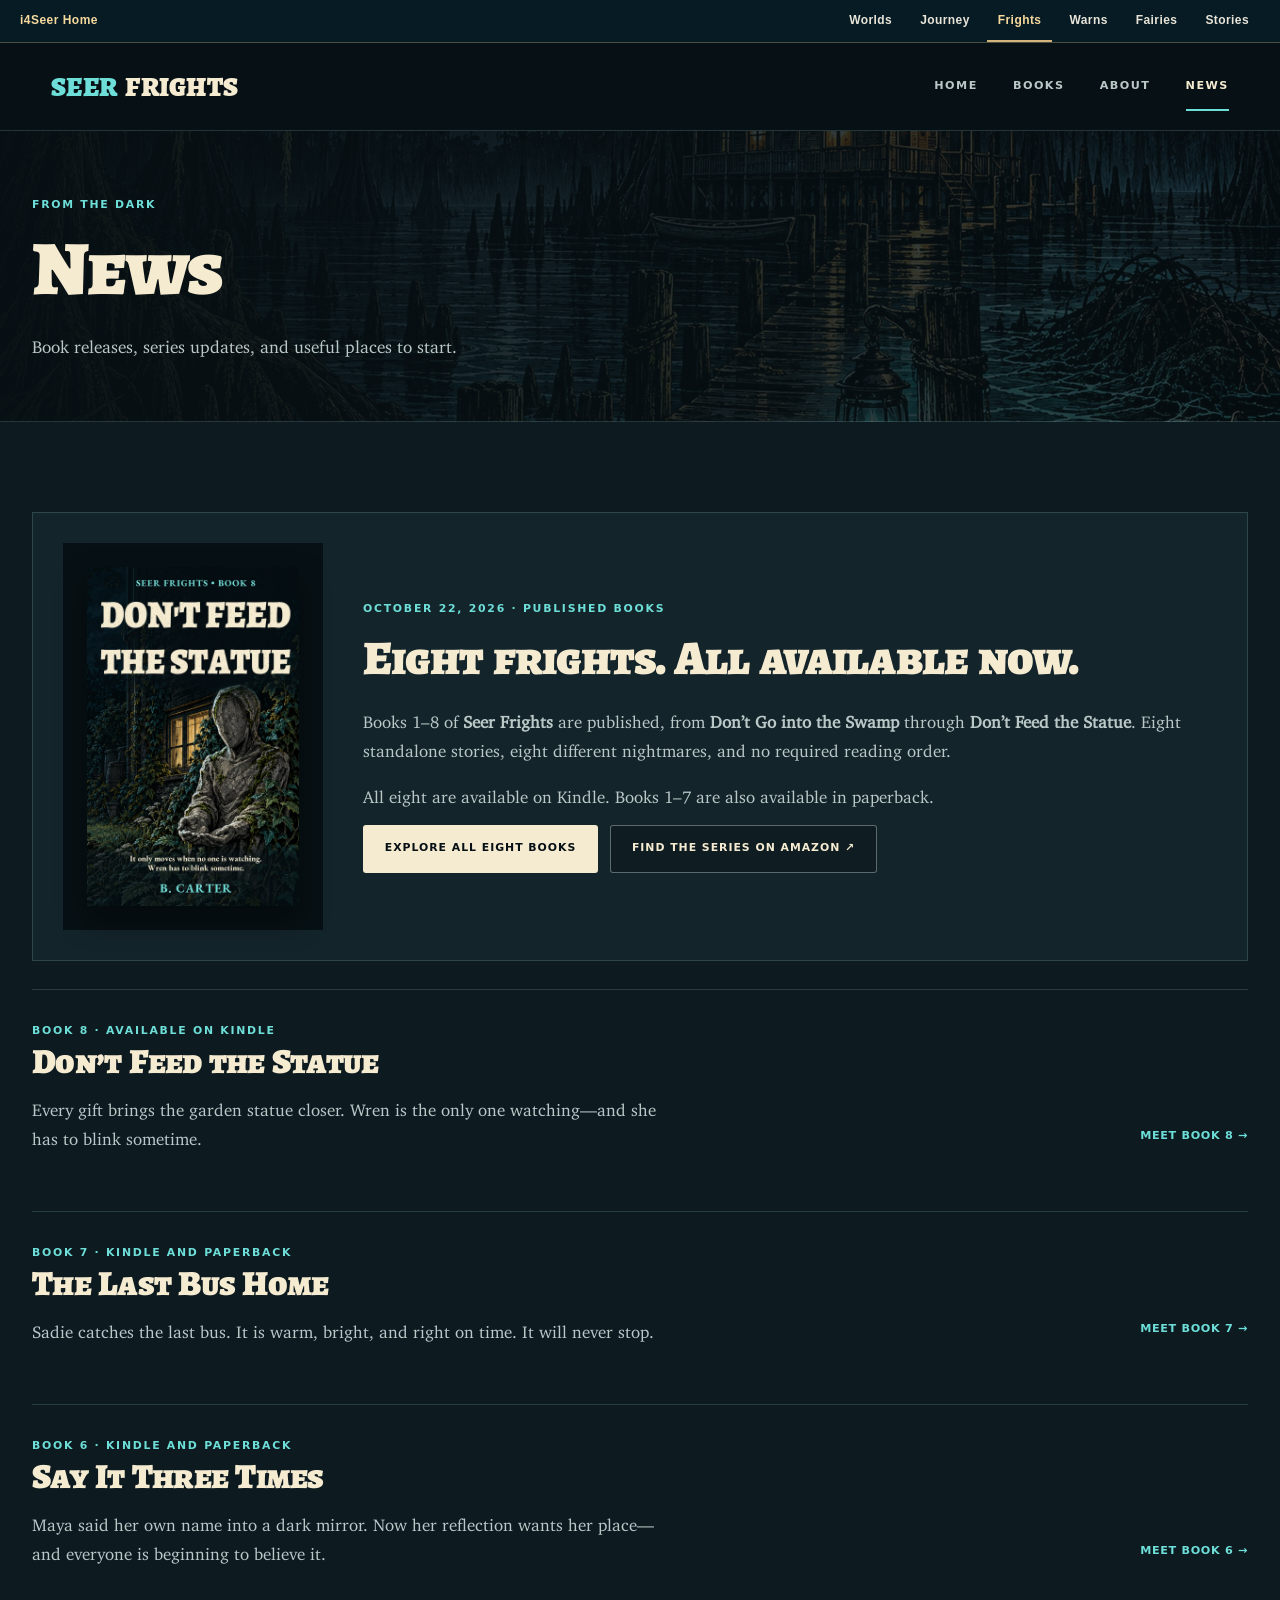
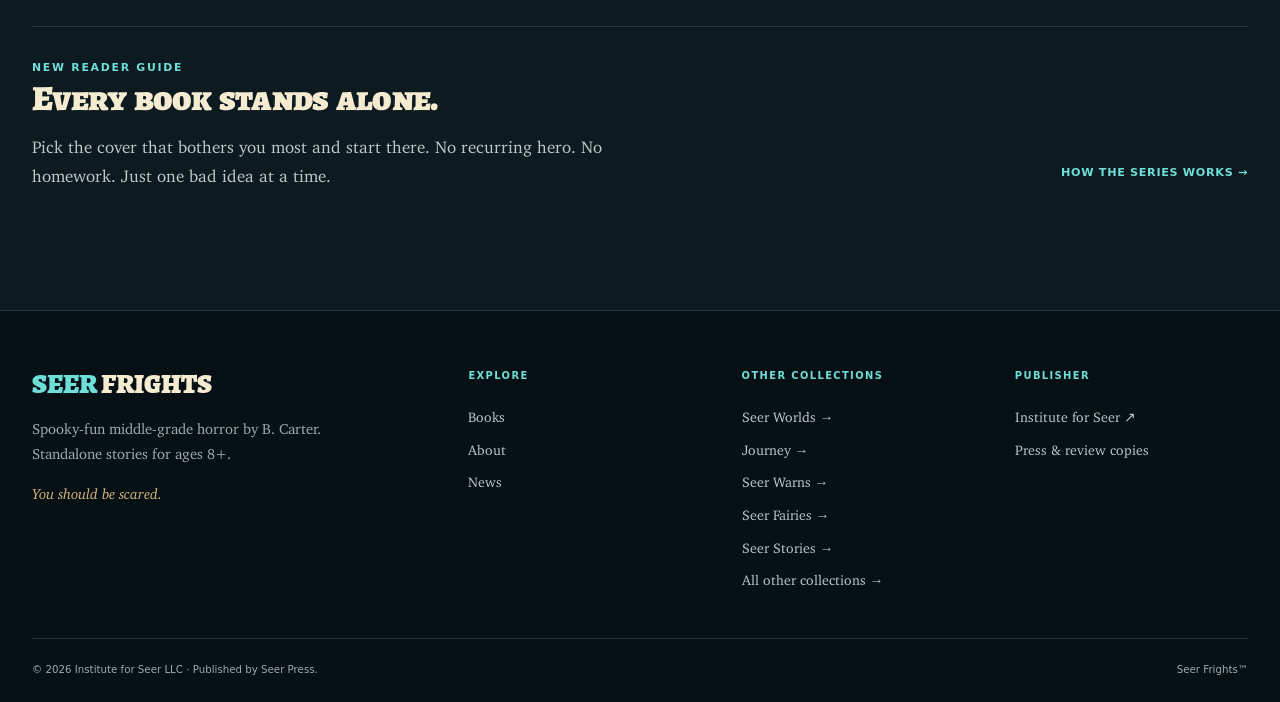
<file: news/index.html>
<!doctype html>
<html lang="en">
<head>
<meta charset="utf-8">
<meta name="viewport" content="width=device-width,initial-scale=1">
<meta name="theme-color" content="#071014">
<meta name="description" content="Seer Frights Books 1–8 are published. All eight are available on Kindle, with paperback editions for Books 1–7. Read the latest series news.">
<link rel="icon" href="/favicon.svg?v=58784d5d8f10" type="image/svg+xml">
<link rel="manifest" href="/site.webmanifest?v=8c8b1dd5e869">
<link rel="preload" as="font" href="/assets/fonts/AlegreyaSC-Black.woff?v=925002864793" type="font/woff" crossorigin>
<link rel="stylesheet" href="/style.css?v=a24473a93cee">
<title>News — Seer Frights</title>
<link rel="canonical" href="https://frights.i4seer.com/news/">
<meta property="og:type" content="website">
<meta property="og:site_name" content="Seer Frights">
<meta property="og:url" content="https://frights.i4seer.com/news/">
<meta property="og:title" content="News — Seer Frights">
<meta property="og:description" content="Seer Frights Books 1–8 are published. All eight are available on Kindle, with paperback editions for Books 1–7. Read the latest series news.">
<meta property="og:image" content="https://frights.i4seer.com/images/cover-dont-feed-the-statue-front.jpg?v=21f451696859">
<meta name="twitter:card" content="summary_large_image">

<link rel="stylesheet" data-seer-collections href="/assets/seer-collections/collections.css?v=44b12e209f25"><link rel="stylesheet" data-seer-family href="/assets/seer-family.css?v=40966d814c1b"></head>
<body class="">
<a class="skip" href="#main">Skip to content</a>
<!-- seer-family:start --><nav class="sp-family-nav" aria-label="Seer Press websites"><div class="sp-family-inner"><a class="sp-family-home" href="https://i4seer.com/">i4Seer Home</a><div class="sp-family-links"><a href="https://worlds.i4seer.com/">Worlds</a><a href="https://journey.i4seer.com/">Journey</a><a href="https://frights.i4seer.com/" aria-current="true">Frights</a><a href="https://warns.i4seer.com/">Warns</a><a href="https://fairies.i4seer.com/">Fairies</a><a href="https://stories.i4seer.com/">Stories</a></div><details class="sp-family-mobile"><summary>Collections</summary><div class="sp-family-menu"><a href="https://worlds.i4seer.com/">Worlds</a><a href="https://journey.i4seer.com/">Journey</a><a href="https://frights.i4seer.com/" aria-current="true">Frights</a><a href="https://warns.i4seer.com/">Warns</a><a href="https://fairies.i4seer.com/">Fairies</a><a href="https://stories.i4seer.com/">Stories</a></div></details></div></nav><!-- seer-family:end --><header class="site-header" id="top">
  <a class="brand" href="/" aria-label="Seer Frights home"><span class="brand-seer">SEER</span><span class="brand-frights">FRIGHTS</span></a>
  <button class="menu-btn" type="button" aria-expanded="false" aria-controls="main-nav"><span>Menu</span></button>
  <nav class="main-nav" id="main-nav" aria-label="Main navigation">
    <a href="/">Home</a>
    <a href="/books/">Books</a>
    <a href="/about/">About</a>
    <a href="/news/" class="active" aria-current="page">News</a>
  </nav>
</header>
<main id="main">
<section class="sub-hero"><div class="shell"><p class="eyebrow light">From the dark</p><h1>News</h1><p>Book releases, series updates, and useful places to start.</p></div></section>
<section class="paper-section"><div class="shell news-list">
  <article class="news-feature"><div class="news-art"><picture class="news-cover">
      <source srcset="/images/cover-dont-feed-the-statue-front-web.webp?v=f8c69c6872f6" type="image/webp">
      <img src="/images/cover-dont-feed-the-statue-front.jpg?v=21f451696859" alt="Don’t Feed the Statue — Seer Frights Book 8 cover" loading="lazy" decoding="async" width="900" height="1440">
    </picture></div><div><p class="eyebrow"><time datetime="2026-10-22">October 22, 2026</time> · Published books</p><h2>Eight frights. All available now.</h2><p>Books 1–8 of <strong>Seer Frights</strong> are published, from <strong>Don’t Go into the Swamp</strong> through <strong>Don’t Feed the Statue</strong>. Eight standalone stories, eight different nightmares, and no required reading order.</p><p>All eight are available on Kindle. Books 1–7 are also available in paperback.</p><div class="btn-row"><a class="btn btn-dark" href="/books/">Explore all eight books</a><a class="btn btn-paper" href="https://www.amazon.com/dp/B0GRRNLVLQ?binding=kindle_edition" target="_blank" rel="noopener">Find the series on Amazon ↗</a></div></div></article>
  <article class="news-entry"><div><p class="eyebrow">Book 8 · Available on Kindle</p><h2>Don’t Feed the Statue</h2><p>Every gift brings the garden statue closer. Wren is the only one watching—and she has to blink sometime.</p></div><a class="text-link" href="/books/dont-feed-the-statue/">Meet Book 8 →</a></article>
  <article class="news-entry"><div><p class="eyebrow">Book 7 · Kindle and paperback</p><h2>The Last Bus Home</h2><p>Sadie catches the last bus. It is warm, bright, and right on time. It will never stop.</p></div><a class="text-link" href="/books/the-last-bus-home/">Meet Book 7 →</a></article>
  <article class="news-entry"><div><p class="eyebrow">Book 6 · Kindle and paperback</p><h2>Say It Three Times</h2><p>Maya said her own name into a dark mirror. Now her reflection wants her place—and everyone is beginning to believe it.</p></div><a class="text-link" href="/books/say-it-three-times/">Meet Book 6 →</a></article>
  <article class="news-entry"><div><p class="eyebrow">New reader guide</p><h2>Every book stands alone.</h2><p>Pick the cover that bothers you most and start there. No recurring hero. No homework. Just one bad idea at a time.</p></div><a class="text-link" href="/about/">How the series works →</a></article>
</div></section></main>
<footer class="footer">
  <div class="shell footer-grid">
    <div class="footer-lead">
      <a class="footer-brand" href="/" aria-label="Seer Frights home"><span>SEER</span> <strong>FRIGHTS</strong></a>
      <p>Spooky-fun middle-grade horror by B. Carter. Standalone stories for ages 8+.</p>
      <p class="footer-tagline">You should be scared.</p>
    </div>
    <div><h4>Explore</h4><a href="/books/">Books</a><a href="/about/">About</a><a href="/news/">News</a></div>
    <div class="sc-footer-links"><h4>Other collections</h4><a href="https://worlds.i4seer.com/" >Seer Worlds →</a><a href="https://journey.i4seer.com/" >Journey →</a><a href="https://warns.i4seer.com/" >Seer Warns →</a><a href="https://fairies.i4seer.com/" >Seer Fairies →</a><a href="https://stories.i4seer.com/" >Seer Stories →</a><a href="/other-series/">All other collections →</a></div>
    <div><h4>Publisher</h4><a href="https://i4seer.com/" rel="noopener">Institute for Seer ↗</a><a href="mailto:press@i4seer.com">Press &amp; review copies</a></div>
  </div>
  <div class="shell footer-meta"><span>© 2026 Institute for Seer LLC · Published by Seer Press.</span><span>Seer Frights™</span></div>
</footer>
<script src="/site.js?v=ac3ad2c2c594"></script>
</body>
</html>
</file>
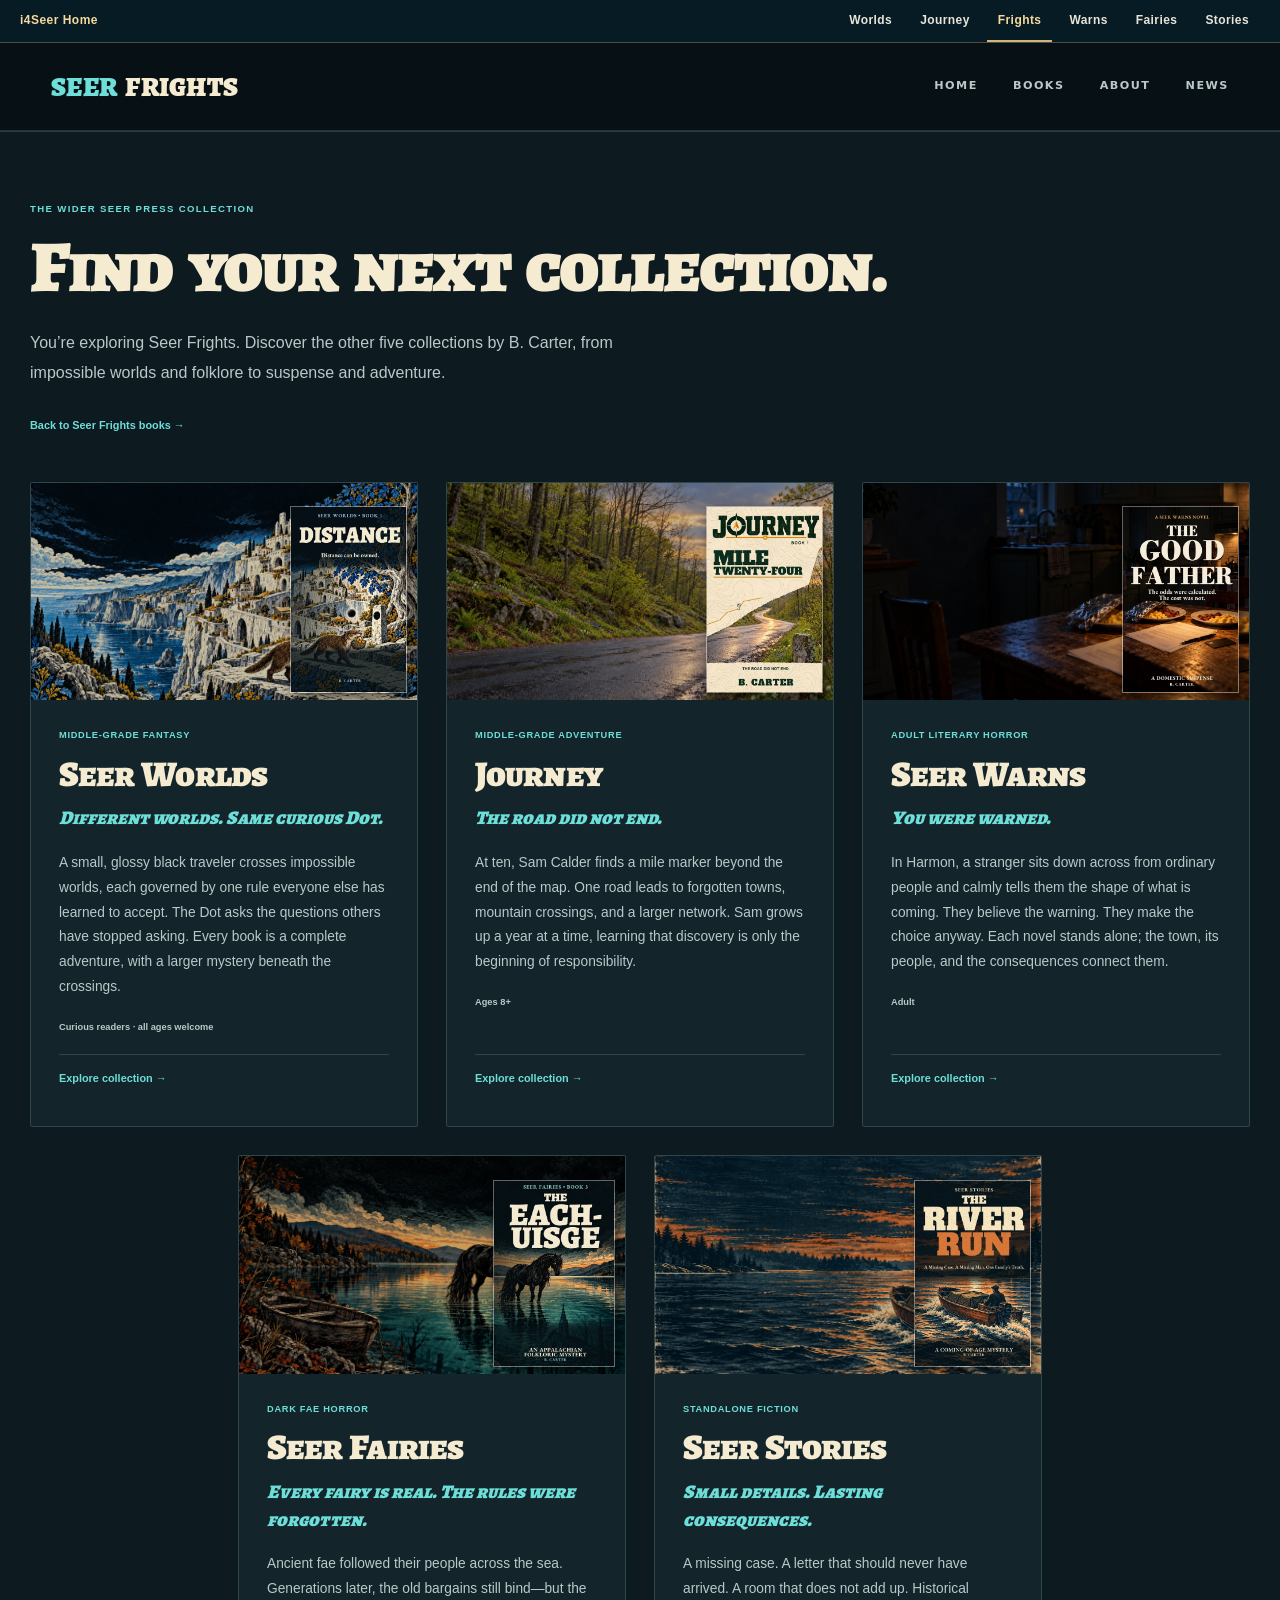
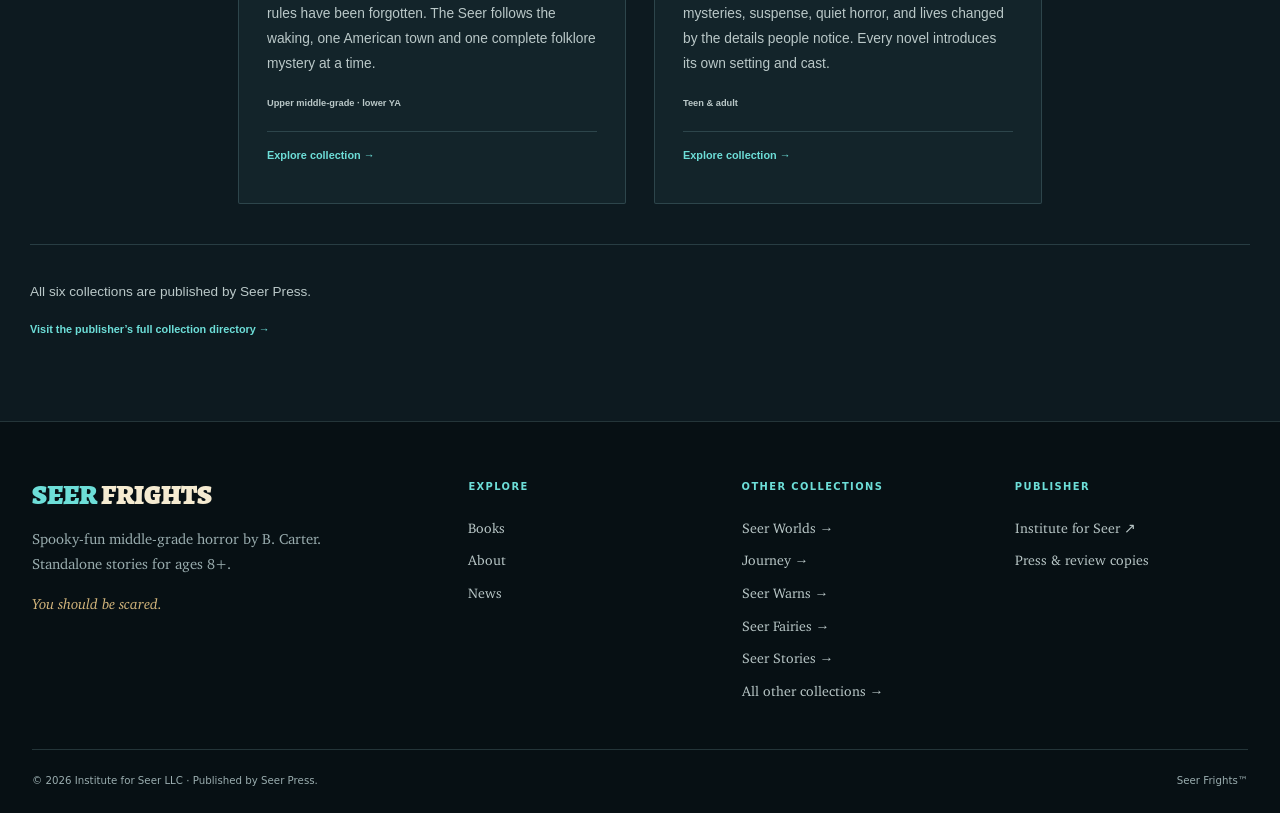
<file: other-series/index.html>
<!doctype html>
<html lang="en">
<head>
<meta charset="utf-8">
<meta name="viewport" content="width=device-width,initial-scale=1">
<meta name="theme-color" content="#071014">
<meta name="description" content="Explore the other five Seer Press collections by B. Carter: Seer Worlds, Journey, Seer Warns, Seer Fairies, Seer Stories.">
<link rel="icon" href="/favicon.svg?v=58784d5d8f10" type="image/svg+xml">
<link rel="manifest" href="/site.webmanifest?v=8c8b1dd5e869">
<link rel="preload" as="font" href="/assets/fonts/AlegreyaSC-Black.woff?v=925002864793" type="font/woff" crossorigin>
<link rel="stylesheet" href="/style.css?v=a24473a93cee">
<title>Other collections — Seer Frights</title>
<link rel="canonical" href="https://frights.i4seer.com/other-series/">
<meta property="og:type" content="website">
<meta property="og:site_name" content="Seer Frights">
<meta property="og:url" content="https://frights.i4seer.com/other-series/">
<meta property="og:title" content="Other collections — Seer Frights">
<meta property="og:description" content="Explore the other five Seer Press collections by B. Carter: Seer Worlds, Journey, Seer Warns, Seer Fairies, Seer Stories.">
<meta property="og:image" content="https://frights.i4seer.com/images/seer-frights-series-hero.jpg?v=a82d08fb047a">
<meta name="twitter:card" content="summary_large_image">
<script type="application/ld+json">{"@context": "https://schema.org", "@type": "WebSite", "name": "Seer Frights", "url": "https://frights.i4seer.com/", "author": {"@type": "Person", "name": "B. Carter"}, "publisher": {"@type": "Organization", "name": "Seer Press"}}</script>
<link rel="stylesheet" data-seer-collections href="/assets/seer-collections/collections.css?v=44b12e209f25"><link rel="stylesheet" data-seer-family href="/assets/seer-family.css?v=40966d814c1b"></head>
<body class="home-page">
<a class="skip" href="#main">Skip to content</a>
<!-- seer-family:start --><nav class="sp-family-nav" aria-label="Seer Press websites"><div class="sp-family-inner"><a class="sp-family-home" href="https://i4seer.com/">i4Seer Home</a><div class="sp-family-links"><a href="https://worlds.i4seer.com/">Worlds</a><a href="https://journey.i4seer.com/">Journey</a><a href="https://frights.i4seer.com/" aria-current="true">Frights</a><a href="https://warns.i4seer.com/">Warns</a><a href="https://fairies.i4seer.com/">Fairies</a><a href="https://stories.i4seer.com/">Stories</a></div><details class="sp-family-mobile"><summary>Collections</summary><div class="sp-family-menu"><a href="https://worlds.i4seer.com/">Worlds</a><a href="https://journey.i4seer.com/">Journey</a><a href="https://frights.i4seer.com/" aria-current="true">Frights</a><a href="https://warns.i4seer.com/">Warns</a><a href="https://fairies.i4seer.com/">Fairies</a><a href="https://stories.i4seer.com/">Stories</a></div></details></div></nav><!-- seer-family:end --><header class="site-header" id="top">
  <a class="brand" href="/" aria-label="Seer Frights home"><span class="brand-seer">SEER</span><span class="brand-frights">FRIGHTS</span></a>
  <button class="menu-btn" type="button" aria-expanded="false" aria-controls="main-nav"><span>Menu</span></button>
  <nav class="main-nav" id="main-nav" aria-label="Main navigation">
    <a href="/" class="">Home</a>
    <a href="/books/">Books</a>
    <a href="/about/">About</a>
    <a href="/news/">News</a>
  </nav>
</header>
<main id="main"><section class="seer-discovery sc-directory sc-theme-seer-frights"><div class="sc-shell"><header class="sc-hero"><p class="sc-eyebrow">The wider Seer Press collection</p><h1 class="sc-page-title">Find your next collection.</h1><p class="sc-intro">You’re exploring Seer Frights. Discover the other five collections by B. Carter, from impossible worlds and folklore to suspense and adventure.</p><a class="sc-all" href="/books/">Back to Seer Frights books →</a></header><div class="sc-grid"><article class="sc-card"><a class="sc-art" href="https://worlds.i4seer.com/"  aria-label="Explore Seer Worlds"><img src="/assets/seer-collections/seer-worlds-20261026.webp?v=080869907df6" width="1920" height="1080" alt="A white cliff city above blue trees and a sunlit sea, from the Distance cover artwork" loading="lazy" decoding="async"><img class="sc-cover" src="/assets/seer-collections/covers/seer-worlds.webp?v=0a0017a8d638" width="400" height="640" alt="Distance — Seer Worlds cover" loading="lazy" decoding="async"></a><div class="sc-card-body"><p class="sc-genre">Middle-grade fantasy</p><h3 class="sc-title"><a href="https://worlds.i4seer.com/" >Seer Worlds</a></h3><p class="sc-tagline">Different worlds. Same curious Dot.</p><p class="sc-description">A small, glossy black traveler crosses impossible worlds, each governed by one rule everyone else has learned to accept. The Dot asks the questions others have stopped asking. Every book is a complete adventure, with a larger mystery beneath the crossings.</p><p class="sc-audience">Curious readers · all ages welcome</p><a class="sc-explore" href="https://worlds.i4seer.com/"  aria-label="Visit Seer Worlds website">Explore collection <span aria-hidden="true">→</span></a></div></article><article class="sc-card"><a class="sc-art" href="https://journey.i4seer.com/"  aria-label="Explore Journey"><img src="/assets/seer-collections/journey-20261026.webp?v=2557f8215bd3" width="1600" height="1000" alt="A forest road at sunset beside a stone mile marker numbered 24" loading="lazy" decoding="async"><img class="sc-cover" src="/assets/seer-collections/covers/journey.webp?v=033c9ab4b2d8" width="400" height="640" alt="Mile Twenty-Four — Journey cover" loading="lazy" decoding="async"></a><div class="sc-card-body"><p class="sc-genre">Middle-grade adventure</p><h3 class="sc-title"><a href="https://journey.i4seer.com/" >Journey</a></h3><p class="sc-tagline">The road did not end.</p><p class="sc-description">At ten, Sam Calder finds a mile marker beyond the end of the map. One road leads to forgotten towns, mountain crossings, and a larger network. Sam grows up a year at a time, learning that discovery is only the beginning of responsibility.</p><p class="sc-audience">Ages 8+</p><a class="sc-explore" href="https://journey.i4seer.com/"  aria-label="Visit Journey website">Explore collection <span aria-hidden="true">→</span></a></div></article><article class="sc-card"><a class="sc-art" href="https://warns.i4seer.com/"  aria-label="Explore Seer Warns"><img src="/assets/seer-collections/seer-warns-20261026.webp?v=1e2dca0f1b58" width="1755" height="896" alt="Two plates and an unfinished document on a dark kitchen table, from The Good Father cover artwork" loading="lazy" decoding="async"><img class="sc-cover" src="/assets/seer-collections/covers/seer-warns.webp?v=27cee7fb8231" width="400" height="640" alt="The Good Father — Seer Warns cover" loading="lazy" decoding="async"></a><div class="sc-card-body"><p class="sc-genre">Adult literary horror</p><h3 class="sc-title"><a href="https://warns.i4seer.com/" >Seer Warns</a></h3><p class="sc-tagline">You were warned.</p><p class="sc-description">In Harmon, a stranger sits down across from ordinary people and calmly tells them the shape of what is coming. They believe the warning. They make the choice anyway. Each novel stands alone; the town, its people, and the consequences connect them.</p><p class="sc-audience">Adult</p><a class="sc-explore" href="https://warns.i4seer.com/"  aria-label="Visit Seer Warns website">Explore collection <span aria-hidden="true">→</span></a></div></article><article class="sc-card"><a class="sc-art" href="https://fairies.i4seer.com/"  aria-label="Explore Seer Fairies"><img src="/assets/seer-collections/seer-fairies-20261031.webp?v=6d909c00bde5" width="1600" height="900" alt="A black water horse stands in a mountain lake above a submerged church, from The Each-Uisge artwork" loading="lazy" decoding="async"><img class="sc-cover" src="/assets/seer-collections/covers/seer-fairies.webp?v=c198504bc365" width="400" height="617" alt="The Each-Uisge — Seer Fairies cover" loading="lazy" decoding="async"></a><div class="sc-card-body"><p class="sc-genre">Dark fae horror</p><h3 class="sc-title"><a href="https://fairies.i4seer.com/" >Seer Fairies</a></h3><p class="sc-tagline">Every fairy is real. The rules were forgotten.</p><p class="sc-description">Ancient fae followed their people across the sea. Generations later, the old bargains still bind—but the rules have been forgotten. The Seer follows the waking, one American town and one complete folklore mystery at a time.</p><p class="sc-audience">Upper middle-grade · lower YA</p><a class="sc-explore" href="https://fairies.i4seer.com/"  aria-label="Visit Seer Fairies website">Explore collection <span aria-hidden="true">→</span></a></div></article><article class="sc-card"><a class="sc-art" href="https://stories.i4seer.com/"  aria-label="Explore Seer Stories"><img src="/assets/seer-collections/seer-stories-20261026.webp?v=dfdf055b49df" width="1600" height="1000" alt="A river runner in a wooden boat at a copper sunset, from The River Run cover artwork" loading="lazy" decoding="async"><img class="sc-cover" src="/assets/seer-collections/covers/seer-stories.webp?v=05931e98deab" width="400" height="640" alt="The River Run — Seer Stories cover" loading="lazy" decoding="async"></a><div class="sc-card-body"><p class="sc-genre">Standalone fiction</p><h3 class="sc-title"><a href="https://stories.i4seer.com/" >Seer Stories</a></h3><p class="sc-tagline">Small details. Lasting consequences.</p><p class="sc-description">A missing case. A letter that should never have arrived. A room that does not add up. Historical mysteries, suspense, quiet horror, and lives changed by the details people notice. Every novel introduces its own setting and cast.</p><p class="sc-audience">Teen &amp; adult</p><a class="sc-explore" href="https://stories.i4seer.com/"  aria-label="Visit Seer Stories website">Explore collection <span aria-hidden="true">→</span></a></div></article></div><div class="sc-directory-end"><p>All six collections are published by Seer Press.</p><a class="sc-all" href="https://i4seer.com/series/" >Visit the publisher’s full collection directory →</a></div></div></section></main>
<footer class="footer">
  <div class="shell footer-grid">
    <div class="footer-lead">
      <a class="footer-brand" href="/" aria-label="Seer Frights home"><span>SEER</span> <strong>FRIGHTS</strong></a>
      <p>Spooky-fun middle-grade horror by B. Carter. Standalone stories for ages 8+.</p>
      <p class="footer-tagline">You should be scared.</p>
    </div>
    <div><h4>Explore</h4><a href="/books/">Books</a><a href="/about/">About</a><a href="/news/">News</a></div>
    <div class="sc-footer-links"><h4>Other collections</h4><a href="https://worlds.i4seer.com/" >Seer Worlds →</a><a href="https://journey.i4seer.com/" >Journey →</a><a href="https://warns.i4seer.com/" >Seer Warns →</a><a href="https://fairies.i4seer.com/" >Seer Fairies →</a><a href="https://stories.i4seer.com/" >Seer Stories →</a><a href="/other-series/">All other collections →</a></div>
    <div><h4>Publisher</h4><a href="https://i4seer.com/" rel="noopener">Institute for Seer ↗</a><a href="mailto:press@i4seer.com">Press &amp; review copies</a></div>
  </div>
  <div class="shell footer-meta"><span>© 2026 Institute for Seer LLC · Published by Seer Press.</span><span>Seer Frights™</span></div>
</footer>
<script src="/site.js?v=ac3ad2c2c594"></script>
</body>
</html>
</file>
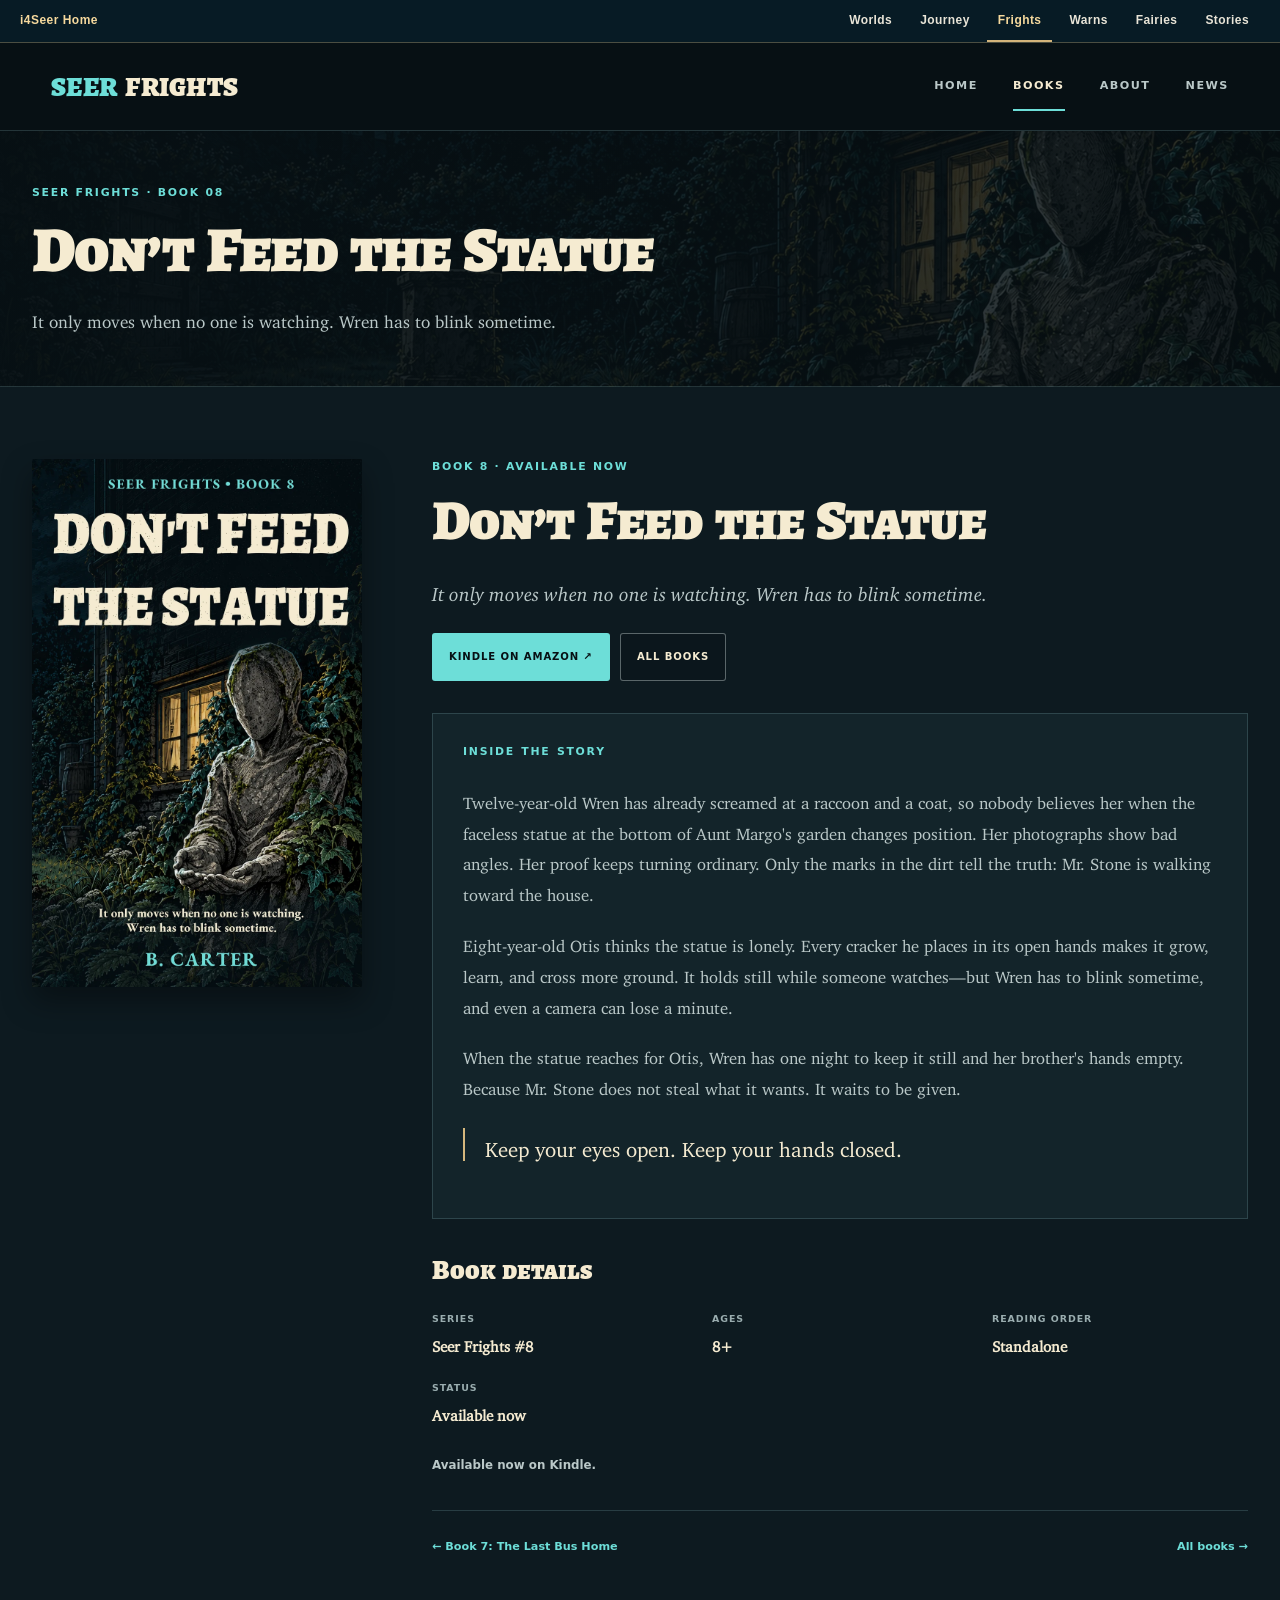
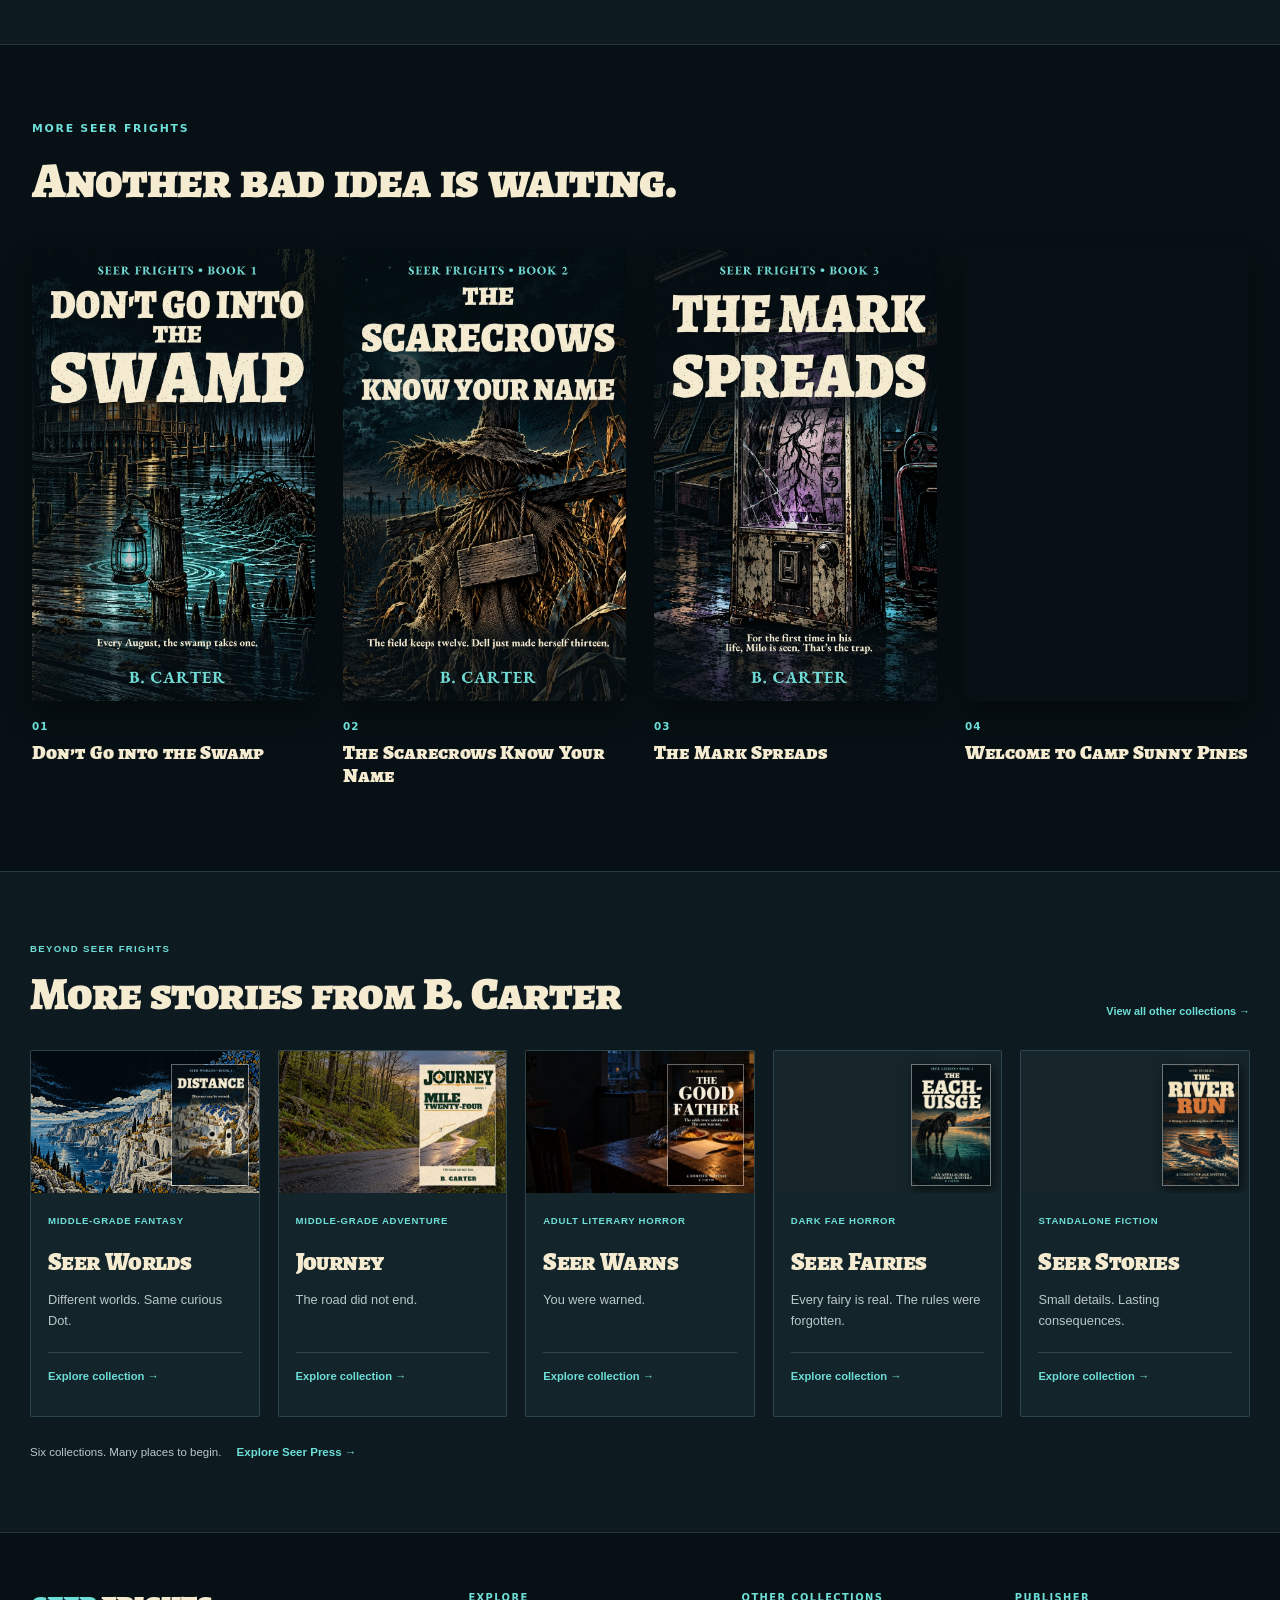
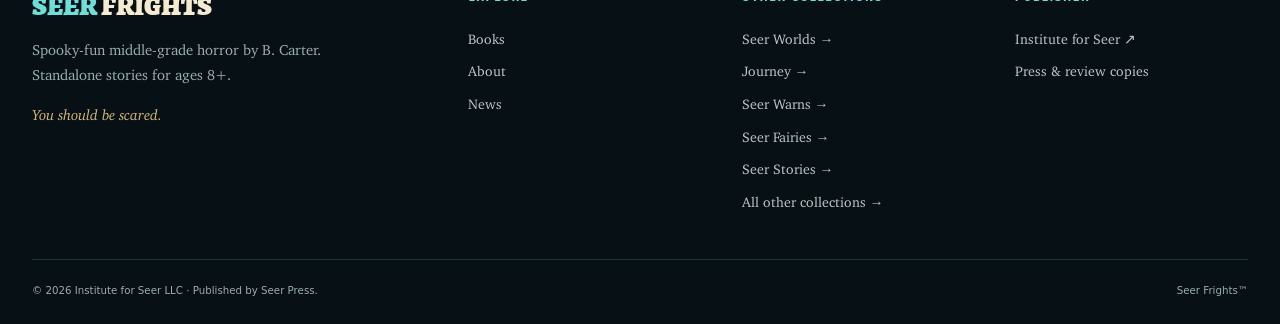
<file: books/dont-feed-the-statue/index.html>
<!doctype html>
<html lang="en">
<head>
<meta charset="utf-8">
<meta name="viewport" content="width=device-width,initial-scale=1">
<meta name="theme-color" content="#071014">
<meta name="description" content="Don’t Feed the Statue is Book 8 of Seer Frights, the middle-grade horror series by B. Carter. It only moves when no one is watching. Wren has to blink sometime. Available now. Ages 8+.">
<link rel="icon" href="/favicon.svg?v=58784d5d8f10" type="image/svg+xml">
<link rel="manifest" href="/site.webmanifest?v=8c8b1dd5e869">
<link rel="preload" as="font" href="/assets/fonts/AlegreyaSC-Black.woff?v=925002864793" type="font/woff" crossorigin>
<link rel="stylesheet" href="/style.css?v=a24473a93cee">
<title>Don’t Feed the Statue — Seer Frights #8</title>
<link rel="canonical" href="https://frights.i4seer.com/books/dont-feed-the-statue/">
<meta property="og:type" content="book">
<meta property="og:site_name" content="Seer Frights">
<meta property="og:url" content="https://frights.i4seer.com/books/dont-feed-the-statue/">
<meta property="og:title" content="Don’t Feed the Statue — Seer Frights #8">
<meta property="og:description" content="Don’t Feed the Statue is Book 8 of Seer Frights, the middle-grade horror series by B. Carter. It only moves when no one is watching. Wren has to blink sometime. Available now. Ages 8+.">
<meta property="og:image" content="https://frights.i4seer.com/images/cover-dont-feed-the-statue-front.jpg?v=21f451696859">
<meta name="twitter:card" content="summary_large_image">
<script type="application/ld+json">{"@context": "https://schema.org", "@type": "Book", "name": "Don’t Feed the Statue", "url": "https://frights.i4seer.com/books/dont-feed-the-statue/", "image": "https://frights.i4seer.com/images/cover-dont-feed-the-statue-front.jpg?v=21f451696859", "author": {"@type": "Person", "name": "B. Carter"}, "isPartOf": {"@type": "BookSeries", "name": "Seer Frights"}, "bookEdition": "Book 8", "audience": {"@type": "PeopleAudience", "suggestedMinAge": 8}}</script>
<link rel="stylesheet" data-seer-collections href="/assets/seer-collections/collections.css?v=44b12e209f25"><link rel="stylesheet" data-seer-family href="/assets/seer-family.css?v=40966d814c1b"></head>
<body class="book-page-body book-8 book-detail-page">
<a class="skip" href="#main">Skip to content</a>
<!-- seer-family:start --><nav class="sp-family-nav" aria-label="Seer Press websites"><div class="sp-family-inner"><a class="sp-family-home" href="https://i4seer.com/">i4Seer Home</a><div class="sp-family-links"><a href="https://worlds.i4seer.com/">Worlds</a><a href="https://journey.i4seer.com/">Journey</a><a href="https://frights.i4seer.com/" aria-current="true">Frights</a><a href="https://warns.i4seer.com/">Warns</a><a href="https://fairies.i4seer.com/">Fairies</a><a href="https://stories.i4seer.com/">Stories</a></div><details class="sp-family-mobile"><summary>Collections</summary><div class="sp-family-menu"><a href="https://worlds.i4seer.com/">Worlds</a><a href="https://journey.i4seer.com/">Journey</a><a href="https://frights.i4seer.com/" aria-current="true">Frights</a><a href="https://warns.i4seer.com/">Warns</a><a href="https://fairies.i4seer.com/">Fairies</a><a href="https://stories.i4seer.com/">Stories</a></div></details></div></nav><!-- seer-family:end --><header class="site-header" id="top">
  <a class="brand" href="/" aria-label="Seer Frights home"><span class="brand-seer">SEER</span><span class="brand-frights">FRIGHTS</span></a>
  <button class="menu-btn" type="button" aria-expanded="false" aria-controls="main-nav"><span>Menu</span></button>
  <nav class="main-nav" id="main-nav" aria-label="Main navigation">
    <a href="/">Home</a>
    <a href="/books/" class="active" aria-current="page">Books</a>
    <a href="/about/">About</a>
    <a href="/news/">News</a>
  </nav>
</header>
<main id="main">
<section class="sub-hero book-title-band" aria-labelledby="book-page-title">
  <div class="shell"><p class="eyebrow light">Seer Frights · Book 08</p><h1 id="book-page-title">Don’t Feed the Statue</h1><p>It only moves when no one is watching. Wren has to blink sometime.</p></div>
</section>
<section class="book-page">
  <div class="shell book-layout">
    <aside class="book-cover-column" aria-label="Book cover"><picture class="book-cover-large">
      <source srcset="/images/cover-dont-feed-the-statue-front-web.webp?v=f8c69c6872f6" type="image/webp">
      <img src="/images/cover-dont-feed-the-statue-front.jpg?v=21f451696859" alt="Don’t Feed the Statue — Seer Frights Book 8 cover" loading="eager" decoding="async" width="900" height="1440">
    </picture></aside>
    <article class="book-content" aria-labelledby="book-detail-title">
      <p class="eyebrow">Book 8 · Available now</p>
      <h2 class="book-detail-title" id="book-detail-title">Don’t Feed the Statue</h2>
      <p class="book-hook">It only moves when no one is watching. Wren has to blink sometime.</p>
      <div class="btn-row book-actions"><a class="btn btn-accent" href="https://www.amazon.com/dp/B0HMJR66WS" target="_blank" rel="noopener">Kindle on Amazon ↗</a><a class="btn btn-paper" href="/books/">All books</a></div>
      <section class="book-story" aria-labelledby="dont-feed-the-statue-story-title"><h3 class="eyebrow" id="dont-feed-the-statue-story-title">Inside the story</h3><div class="synopsis"><p>Twelve-year-old Wren has already screamed at a raccoon and a coat, so nobody believes her when the faceless statue at the bottom of Aunt Margo&#x27;s garden changes position. Her photographs show bad angles. Her proof keeps turning ordinary. Only the marks in the dirt tell the truth: Mr. Stone is walking toward the house.</p><p>Eight-year-old Otis thinks the statue is lonely. Every cracker he places in its open hands makes it grow, learn, and cross more ground. It holds still while someone watches—but Wren has to blink sometime, and even a camera can lose a minute.</p><p>When the statue reaches for Otis, Wren has one night to keep it still and her brother&#x27;s hands empty. Because Mr. Stone does not steal what it wants. It waits to be given.</p><p class="pull-quote">Keep your eyes open. Keep your hands closed.</p></div></section>
      <section class="book-facts" aria-labelledby="dont-feed-the-statue-facts-title"><h3 id="dont-feed-the-statue-facts-title">Book details</h3><div class="book-meta"><div><span>Series</span><strong>Seer Frights #8</strong></div><div><span>Ages</span><strong>8+</strong></div><div><span>Reading order</span><strong>Standalone</strong></div><div><span>Status</span><strong>Available now</strong></div></div></section>
      <p class="availability">Available now on Kindle.</p>
      <nav class="book-navigation" aria-label="Book navigation"><a href="/books/the-last-bus-home/">← Book 7: The Last Bus Home</a><a href="/books/">All books →</a></nav>
    </article>
  </div>
</section>
<section class="related-section"><div class="shell"><header class="section-head dark"><p class="eyebrow light">More Seer Frights</p><h2>Another bad idea is waiting.</h2></header><div class="cover-shelf related-shelf"><a class="cover-tile" href="/books/dont-go-into-the-swamp/">
  <picture class="cover-tile-art">
      <source srcset="/images/cover-dont-go-into-the-swamp-front-web.webp?v=6add42b7c00b" type="image/webp">
      <img src="/images/cover-dont-go-into-the-swamp-front.jpg?v=c84b17ef683e" alt="Don’t Go into the Swamp — Seer Frights Book 1 cover" loading="lazy" decoding="async" width="900" height="1440">
    </picture>
  <span class="cover-num">01</span><strong>Don’t Go into the Swamp</strong>
</a><a class="cover-tile" href="/books/the-scarecrows-know-your-name/">
  <picture class="cover-tile-art">
      <source srcset="/images/cover-the-scarecrows-know-your-name-front-web.webp?v=e320c18fe976" type="image/webp">
      <img src="/images/cover-the-scarecrows-know-your-name-front.jpg?v=9f2f838c07d8" alt="The Scarecrows Know Your Name — Seer Frights Book 2 cover" loading="lazy" decoding="async" width="900" height="1440">
    </picture>
  <span class="cover-num">02</span><strong>The Scarecrows Know Your Name</strong>
</a><a class="cover-tile" href="/books/the-mark-spreads/">
  <picture class="cover-tile-art">
      <source srcset="/images/cover-the-mark-spreads-front-web.webp?v=355424454a7a" type="image/webp">
      <img src="/images/cover-the-mark-spreads-front.jpg?v=4e0ef6e094a2" alt="The Mark Spreads — Seer Frights Book 3 cover" loading="lazy" decoding="async" width="900" height="1440">
    </picture>
  <span class="cover-num">03</span><strong>The Mark Spreads</strong>
</a><a class="cover-tile" href="/books/welcome-to-camp-sunny-pines/">
  <picture class="cover-tile-art">
      <source srcset="/images/cover-welcome-to-camp-sunny-pines-front-web.webp?v=fcb2228fa3a2" type="image/webp">
      <img src="/images/cover-welcome-to-camp-sunny-pines-front.jpg?v=1be333fa040a" alt="Welcome to Camp Sunny Pines — Seer Frights Book 4 cover" loading="lazy" decoding="async" width="900" height="1440">
    </picture>
  <span class="cover-num">04</span><strong>Welcome to Camp Sunny Pines</strong>
</a></div></div></section><!-- seer-collections:start --><section class="seer-discovery sc-preview sc-theme-seer-frights" aria-labelledby="sc-discovery-title"><div class="sc-shell"><div class="sc-top"><div><p class="sc-eyebrow">Beyond Seer Frights</p><h2 class="sc-heading" id="sc-discovery-title">More stories from B. Carter</h2></div><a class="sc-all" href="/other-series/">View all other collections →</a></div><div class="sc-grid"><article class="sc-card"><a class="sc-art" href="https://worlds.i4seer.com/"  aria-label="Explore Seer Worlds"><img src="/assets/seer-collections/seer-worlds-20261026.webp?v=080869907df6" width="1920" height="1080" alt="A white cliff city above blue trees and a sunlit sea, from the Distance cover artwork" loading="lazy" decoding="async"><img class="sc-cover" src="/assets/seer-collections/covers/seer-worlds.webp?v=0a0017a8d638" width="400" height="640" alt="Distance — Seer Worlds cover" loading="lazy" decoding="async"></a><div class="sc-card-body"><p class="sc-genre">Middle-grade fantasy</p><h3 class="sc-title"><a href="https://worlds.i4seer.com/" >Seer Worlds</a></h3><p class="sc-description">Different worlds. Same curious Dot.</p><a class="sc-explore" href="https://worlds.i4seer.com/"  aria-label="Visit Seer Worlds website">Explore collection <span aria-hidden="true">→</span></a></div></article><article class="sc-card"><a class="sc-art" href="https://journey.i4seer.com/"  aria-label="Explore Journey"><img src="/assets/seer-collections/journey-20261026.webp?v=2557f8215bd3" width="1600" height="1000" alt="A forest road at sunset beside a stone mile marker numbered 24" loading="lazy" decoding="async"><img class="sc-cover" src="/assets/seer-collections/covers/journey.webp?v=033c9ab4b2d8" width="400" height="640" alt="Mile Twenty-Four — Journey cover" loading="lazy" decoding="async"></a><div class="sc-card-body"><p class="sc-genre">Middle-grade adventure</p><h3 class="sc-title"><a href="https://journey.i4seer.com/" >Journey</a></h3><p class="sc-description">The road did not end.</p><a class="sc-explore" href="https://journey.i4seer.com/"  aria-label="Visit Journey website">Explore collection <span aria-hidden="true">→</span></a></div></article><article class="sc-card"><a class="sc-art" href="https://warns.i4seer.com/"  aria-label="Explore Seer Warns"><img src="/assets/seer-collections/seer-warns-20261026.webp?v=1e2dca0f1b58" width="1755" height="896" alt="Two plates and an unfinished document on a dark kitchen table, from The Good Father cover artwork" loading="lazy" decoding="async"><img class="sc-cover" src="/assets/seer-collections/covers/seer-warns.webp?v=27cee7fb8231" width="400" height="640" alt="The Good Father — Seer Warns cover" loading="lazy" decoding="async"></a><div class="sc-card-body"><p class="sc-genre">Adult literary horror</p><h3 class="sc-title"><a href="https://warns.i4seer.com/" >Seer Warns</a></h3><p class="sc-description">You were warned.</p><a class="sc-explore" href="https://warns.i4seer.com/"  aria-label="Visit Seer Warns website">Explore collection <span aria-hidden="true">→</span></a></div></article><article class="sc-card"><a class="sc-art" href="https://fairies.i4seer.com/"  aria-label="Explore Seer Fairies"><img src="/assets/seer-collections/seer-fairies-20261031.webp?v=6d909c00bde5" width="1600" height="900" alt="A black water horse stands in a mountain lake above a submerged church, from The Each-Uisge artwork" loading="lazy" decoding="async"><img class="sc-cover" src="/assets/seer-collections/covers/seer-fairies.webp?v=c198504bc365" width="400" height="617" alt="The Each-Uisge — Seer Fairies cover" loading="lazy" decoding="async"></a><div class="sc-card-body"><p class="sc-genre">Dark fae horror</p><h3 class="sc-title"><a href="https://fairies.i4seer.com/" >Seer Fairies</a></h3><p class="sc-description">Every fairy is real. The rules were forgotten.</p><a class="sc-explore" href="https://fairies.i4seer.com/"  aria-label="Visit Seer Fairies website">Explore collection <span aria-hidden="true">→</span></a></div></article><article class="sc-card"><a class="sc-art" href="https://stories.i4seer.com/"  aria-label="Explore Seer Stories"><img src="/assets/seer-collections/seer-stories-20261026.webp?v=dfdf055b49df" width="1600" height="1000" alt="A river runner in a wooden boat at a copper sunset, from The River Run cover artwork" loading="lazy" decoding="async"><img class="sc-cover" src="/assets/seer-collections/covers/seer-stories.webp?v=05931e98deab" width="400" height="640" alt="The River Run — Seer Stories cover" loading="lazy" decoding="async"></a><div class="sc-card-body"><p class="sc-genre">Standalone fiction</p><h3 class="sc-title"><a href="https://stories.i4seer.com/" >Seer Stories</a></h3><p class="sc-description">Small details. Lasting consequences.</p><a class="sc-explore" href="https://stories.i4seer.com/"  aria-label="Visit Seer Stories website">Explore collection <span aria-hidden="true">→</span></a></div></article></div><p class="sc-publisher">Six collections. Many places to begin. <a href="https://i4seer.com/series/" >Explore Seer Press →</a></p></div></section><!-- seer-collections:end --></main>
<footer class="footer">
  <div class="shell footer-grid">
    <div class="footer-lead">
      <a class="footer-brand" href="/" aria-label="Seer Frights home"><span>SEER</span> <strong>FRIGHTS</strong></a>
      <p>Spooky-fun middle-grade horror by B. Carter. Standalone stories for ages 8+.</p>
      <p class="footer-tagline">You should be scared.</p>
    </div>
    <div><h4>Explore</h4><a href="/books/">Books</a><a href="/about/">About</a><a href="/news/">News</a></div>
    <div class="sc-footer-links"><h4>Other collections</h4><a href="https://worlds.i4seer.com/" >Seer Worlds →</a><a href="https://journey.i4seer.com/" >Journey →</a><a href="https://warns.i4seer.com/" >Seer Warns →</a><a href="https://fairies.i4seer.com/" >Seer Fairies →</a><a href="https://stories.i4seer.com/" >Seer Stories →</a><a href="/other-series/">All other collections →</a></div>
    <div><h4>Publisher</h4><a href="https://i4seer.com/" rel="noopener">Institute for Seer ↗</a><a href="mailto:press@i4seer.com">Press &amp; review copies</a></div>
  </div>
  <div class="shell footer-meta"><span>© 2026 Institute for Seer LLC · Published by Seer Press.</span><span>Seer Frights™</span></div>
</footer>
<script src="/site.js?v=ac3ad2c2c594"></script>
</body>
</html>
</file>
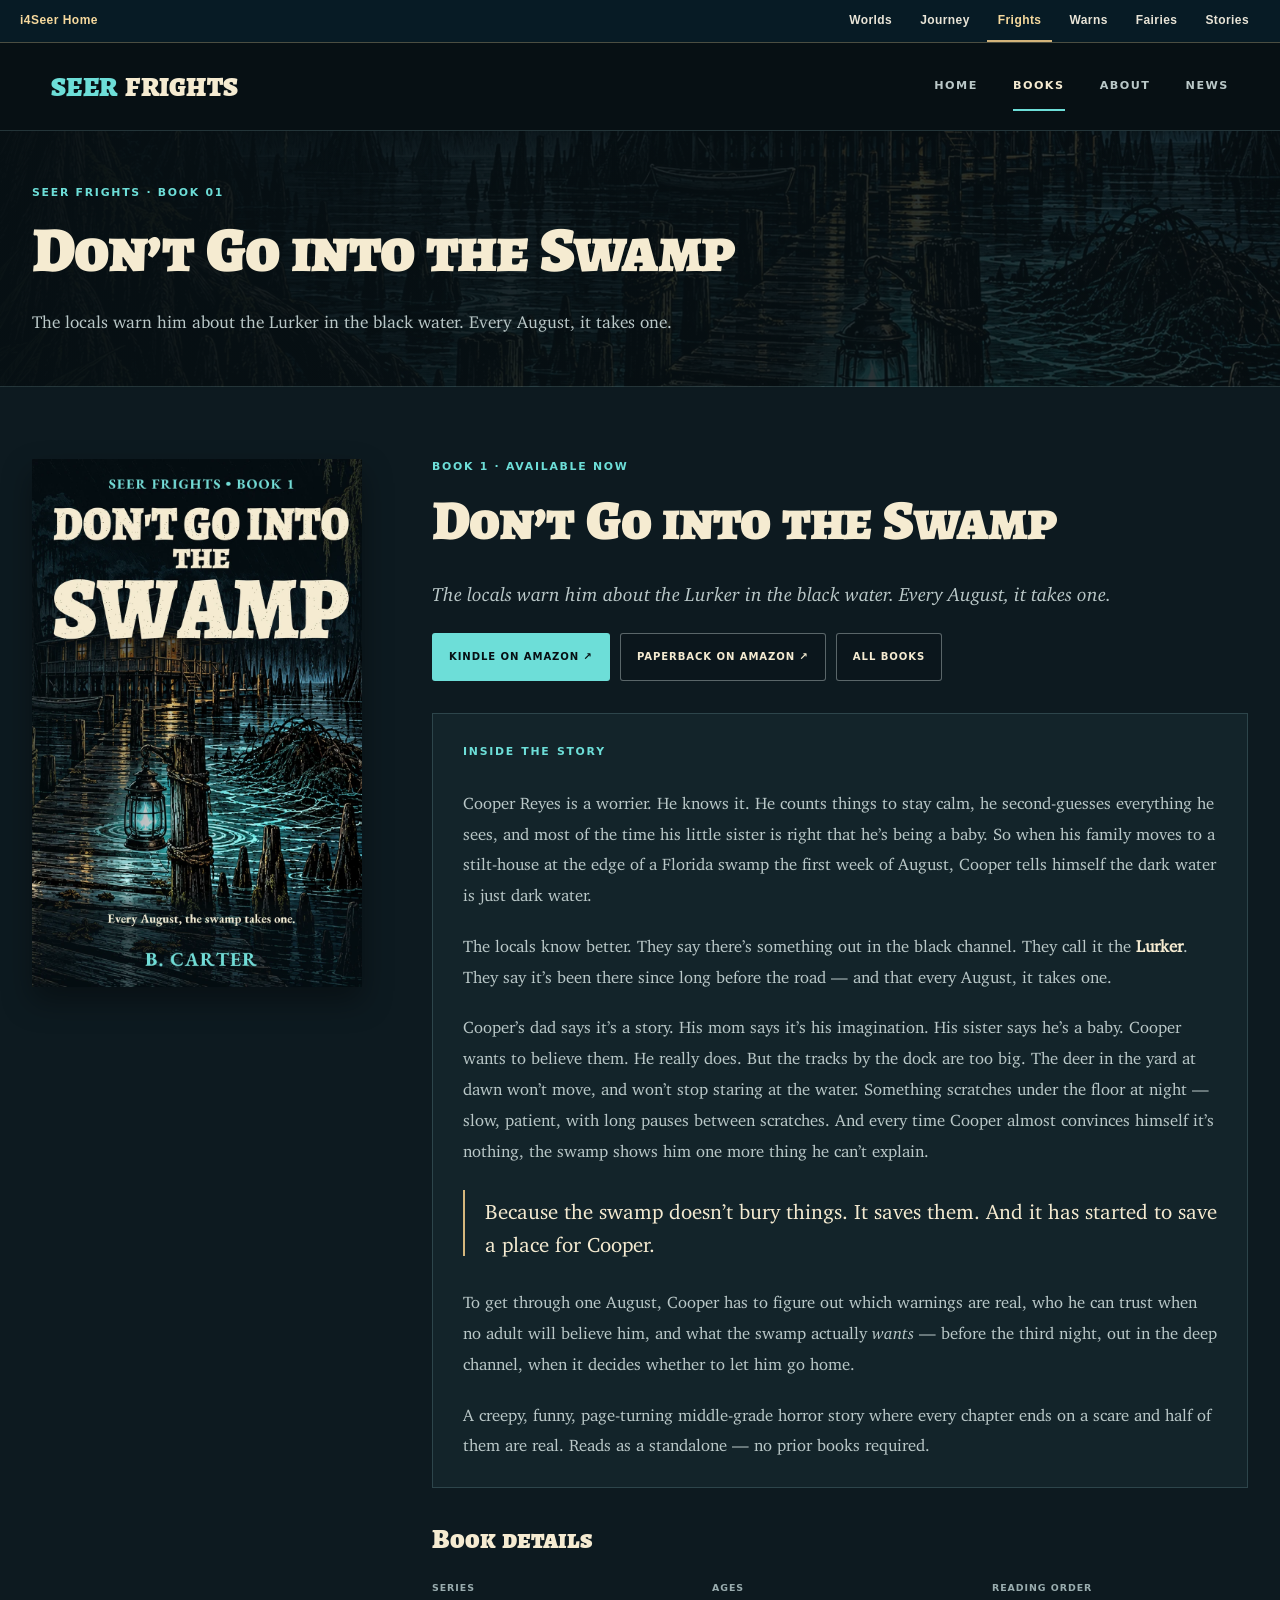
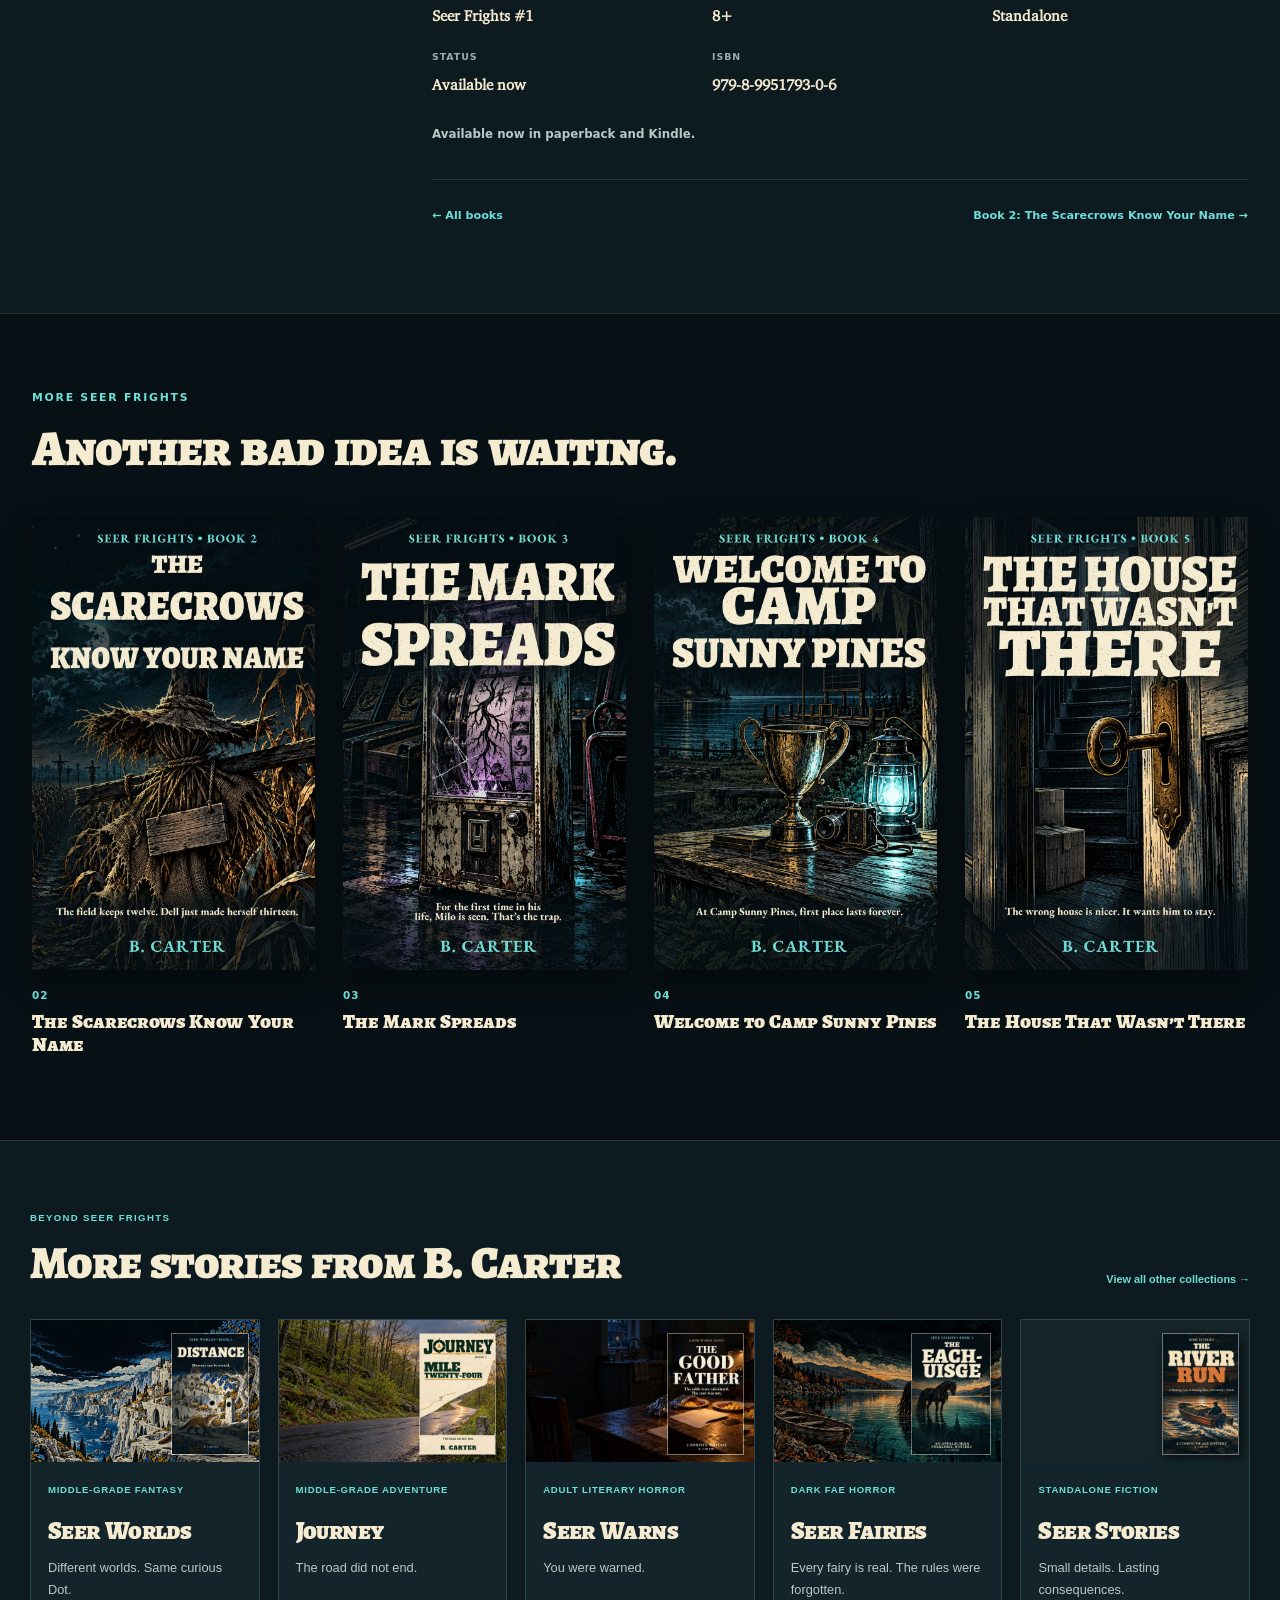
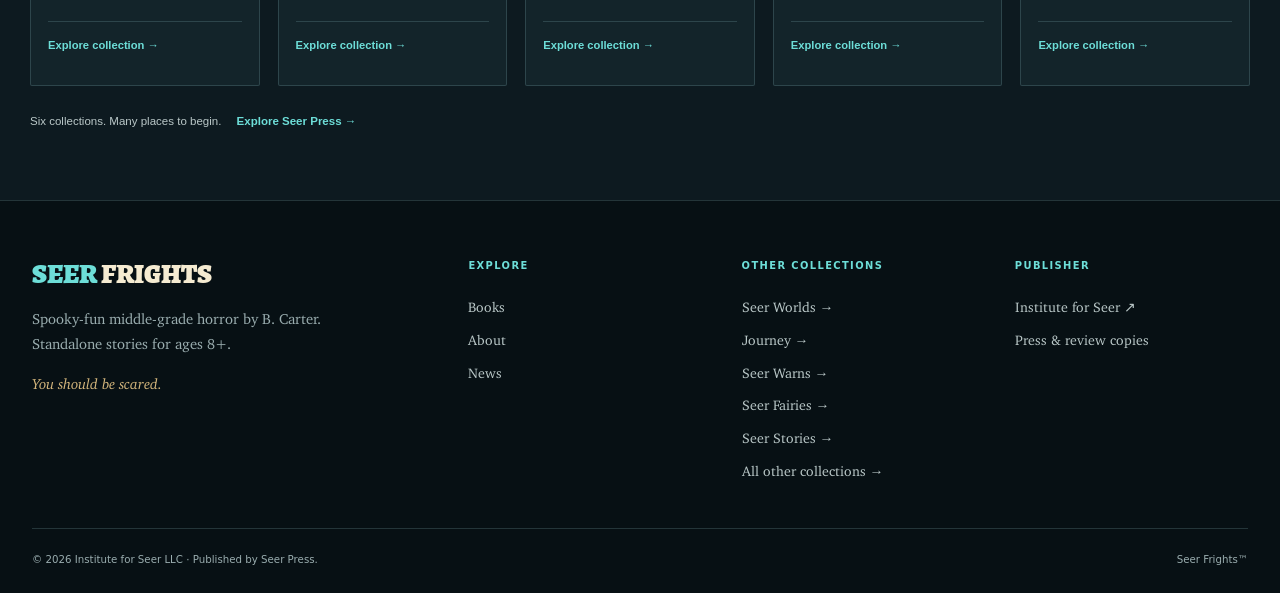
<file: books/dont-go-into-the-swamp/index.html>
<!doctype html>
<html lang="en">
<head>
<meta charset="utf-8">
<meta name="viewport" content="width=device-width,initial-scale=1">
<meta name="theme-color" content="#071014">
<meta name="description" content="Don&#x27;t Go into the Swamp is Book 1 of Seer Frights, the middle-grade horror series by B. Carter. Cooper Reyes moves to a swamp stilt-house. The locals warn him about the Lurker. Every August, it takes one. Ages 8+.">
<link rel="icon" href="/favicon.svg?v=58784d5d8f10" type="image/svg+xml">
<link rel="manifest" href="/site.webmanifest?v=8c8b1dd5e869">
<link rel="preload" as="font" href="/assets/fonts/AlegreyaSC-Black.woff?v=925002864793" type="font/woff" crossorigin>
<link rel="stylesheet" href="/style.css?v=a24473a93cee">
<title>Don’t Go into the Swamp — Seer Frights #1</title>
<link rel="canonical" href="https://frights.i4seer.com/books/dont-go-into-the-swamp/">
<meta property="og:type" content="book">
<meta property="og:site_name" content="Seer Frights">
<meta property="og:url" content="https://frights.i4seer.com/books/dont-go-into-the-swamp/">
<meta property="og:title" content="Don’t Go into the Swamp — Seer Frights #1">
<meta property="og:description" content="Don&#x27;t Go into the Swamp is Book 1 of Seer Frights, the middle-grade horror series by B. Carter. Cooper Reyes moves to a swamp stilt-house. The locals warn him about the Lurker. Every August, it takes one. Ages 8+.">
<meta property="og:image" content="https://frights.i4seer.com/images/cover-dont-go-into-the-swamp-front.jpg?v=c84b17ef683e">
<meta name="twitter:card" content="summary_large_image">
<script type="application/ld+json">{"@context": "https://schema.org", "@type": "Book", "name": "Don’t Go into the Swamp", "url": "https://frights.i4seer.com/books/dont-go-into-the-swamp/", "image": "https://frights.i4seer.com/images/cover-dont-go-into-the-swamp-front.jpg?v=c84b17ef683e", "author": {"@type": "Person", "name": "B. Carter"}, "isPartOf": {"@type": "BookSeries", "name": "Seer Frights"}, "bookEdition": "Book 1", "audience": {"@type": "PeopleAudience", "suggestedMinAge": 8}, "isbn": "979-8-9951793-0-6"}</script>
<link rel="stylesheet" data-seer-collections href="/assets/seer-collections/collections.css?v=44b12e209f25"><link rel="stylesheet" data-seer-family href="/assets/seer-family.css?v=40966d814c1b"></head>
<body class="book-page-body book-1 book-detail-page">
<a class="skip" href="#main">Skip to content</a>
<!-- seer-family:start --><nav class="sp-family-nav" aria-label="Seer Press websites"><div class="sp-family-inner"><a class="sp-family-home" href="https://i4seer.com/">i4Seer Home</a><div class="sp-family-links"><a href="https://worlds.i4seer.com/">Worlds</a><a href="https://journey.i4seer.com/">Journey</a><a href="https://frights.i4seer.com/" aria-current="true">Frights</a><a href="https://warns.i4seer.com/">Warns</a><a href="https://fairies.i4seer.com/">Fairies</a><a href="https://stories.i4seer.com/">Stories</a></div><details class="sp-family-mobile"><summary>Collections</summary><div class="sp-family-menu"><a href="https://worlds.i4seer.com/">Worlds</a><a href="https://journey.i4seer.com/">Journey</a><a href="https://frights.i4seer.com/" aria-current="true">Frights</a><a href="https://warns.i4seer.com/">Warns</a><a href="https://fairies.i4seer.com/">Fairies</a><a href="https://stories.i4seer.com/">Stories</a></div></details></div></nav><!-- seer-family:end --><header class="site-header" id="top">
  <a class="brand" href="/" aria-label="Seer Frights home"><span class="brand-seer">SEER</span><span class="brand-frights">FRIGHTS</span></a>
  <button class="menu-btn" type="button" aria-expanded="false" aria-controls="main-nav"><span>Menu</span></button>
  <nav class="main-nav" id="main-nav" aria-label="Main navigation">
    <a href="/">Home</a>
    <a href="/books/" class="active" aria-current="page">Books</a>
    <a href="/about/">About</a>
    <a href="/news/">News</a>
  </nav>
</header>
<main id="main">
<section class="sub-hero book-title-band" aria-labelledby="book-page-title">
  <div class="shell"><p class="eyebrow light">Seer Frights · Book 01</p><h1 id="book-page-title">Don’t Go into the Swamp</h1><p>The locals warn him about the Lurker in the black water. Every August, it takes one.</p></div>
</section>
<section class="book-page">
  <div class="shell book-layout">
    <aside class="book-cover-column" aria-label="Book cover"><picture class="book-cover-large">
      <source srcset="/images/cover-dont-go-into-the-swamp-front-web.webp?v=6add42b7c00b" type="image/webp">
      <img src="/images/cover-dont-go-into-the-swamp-front.jpg?v=c84b17ef683e" alt="Don’t Go into the Swamp — Seer Frights Book 1 cover" loading="eager" decoding="async" width="900" height="1440">
    </picture></aside>
    <article class="book-content" aria-labelledby="book-detail-title">
      <p class="eyebrow">Book 1 · Available now</p>
      <h2 class="book-detail-title" id="book-detail-title">Don’t Go into the Swamp</h2>
      <p class="book-hook">The locals warn him about the Lurker in the black water. Every August, it takes one.</p>
      <div class="btn-row book-actions"><a class="btn btn-accent" href="https://www.amazon.com/dp/B0GR9Q28JW" target="_blank" rel="noopener">Kindle on Amazon ↗</a><a class="btn btn-paper" href="https://www.amazon.com/dp/B0GS9CPVF7" target="_blank" rel="noopener">Paperback on Amazon ↗</a><a class="btn btn-paper" href="/books/">All books</a></div>
      <section class="book-story" aria-labelledby="dont-go-into-the-swamp-story-title"><h3 class="eyebrow" id="dont-go-into-the-swamp-story-title">Inside the story</h3><div class="synopsis"><p>Cooper Reyes is a worrier. He knows it. He counts things to stay calm, he second-guesses everything he sees, and most of the time his little sister is right that he’s being a baby. So when his family moves to a stilt-house at the edge of a Florida swamp the first week of August, Cooper tells himself the dark water is just dark water.</p><p>The locals know better. They say there’s something out in the black channel. They call it the <strong>Lurker</strong>. They say it’s been there since long before the road — and that every August, it takes one.</p><p>Cooper’s dad says it’s a story. His mom says it’s his imagination. His sister says he’s a baby. Cooper wants to believe them. He really does. But the tracks by the dock are too big. The deer in the yard at dawn won’t move, and won’t stop staring at the water. Something scratches under the floor at night — slow, patient, with long pauses between scratches. And every time Cooper almost convinces himself it’s nothing, the swamp shows him one more thing he can’t explain.</p><p class="pull-quote">Because the swamp doesn’t bury things. It saves them. And it has started to save a place for Cooper.</p><p>To get through one August, Cooper has to figure out which warnings are real, who he can trust when no adult will believe him, and what the swamp actually <em>wants</em> — before the third night, out in the deep channel, when it decides whether to let him go home.</p><p>A creepy, funny, page-turning middle-grade horror story where every chapter ends on a scare and half of them are real. Reads as a standalone — no prior books required.</p></div></section>
      <section class="book-facts" aria-labelledby="dont-go-into-the-swamp-facts-title"><h3 id="dont-go-into-the-swamp-facts-title">Book details</h3><div class="book-meta"><div><span>Series</span><strong>Seer Frights #1</strong></div><div><span>Ages</span><strong>8+</strong></div><div><span>Reading order</span><strong>Standalone</strong></div><div><span>Status</span><strong>Available now</strong></div><div><span>ISBN</span><strong>979-8-9951793-0-6</strong></div></div></section>
      <p class="availability">Available now in paperback and Kindle.</p>
      <nav class="book-navigation" aria-label="Book navigation"><a href="/books/">← All books</a><a href="/books/the-scarecrows-know-your-name/">Book 2: The Scarecrows Know Your Name →</a></nav>
    </article>
  </div>
</section>
<section class="related-section"><div class="shell"><header class="section-head dark"><p class="eyebrow light">More Seer Frights</p><h2>Another bad idea is waiting.</h2></header><div class="cover-shelf related-shelf"><a class="cover-tile" href="/books/the-scarecrows-know-your-name/">
  <picture class="cover-tile-art">
      <source srcset="/images/cover-the-scarecrows-know-your-name-front-web.webp?v=e320c18fe976" type="image/webp">
      <img src="/images/cover-the-scarecrows-know-your-name-front.jpg?v=9f2f838c07d8" alt="The Scarecrows Know Your Name — Seer Frights Book 2 cover" loading="lazy" decoding="async" width="900" height="1440">
    </picture>
  <span class="cover-num">02</span><strong>The Scarecrows Know Your Name</strong>
</a><a class="cover-tile" href="/books/the-mark-spreads/">
  <picture class="cover-tile-art">
      <source srcset="/images/cover-the-mark-spreads-front-web.webp?v=355424454a7a" type="image/webp">
      <img src="/images/cover-the-mark-spreads-front.jpg?v=4e0ef6e094a2" alt="The Mark Spreads — Seer Frights Book 3 cover" loading="lazy" decoding="async" width="900" height="1440">
    </picture>
  <span class="cover-num">03</span><strong>The Mark Spreads</strong>
</a><a class="cover-tile" href="/books/welcome-to-camp-sunny-pines/">
  <picture class="cover-tile-art">
      <source srcset="/images/cover-welcome-to-camp-sunny-pines-front-web.webp?v=fcb2228fa3a2" type="image/webp">
      <img src="/images/cover-welcome-to-camp-sunny-pines-front.jpg?v=1be333fa040a" alt="Welcome to Camp Sunny Pines — Seer Frights Book 4 cover" loading="lazy" decoding="async" width="900" height="1440">
    </picture>
  <span class="cover-num">04</span><strong>Welcome to Camp Sunny Pines</strong>
</a><a class="cover-tile" href="/books/the-house-that-wasnt-there/">
  <picture class="cover-tile-art">
      <source srcset="/images/cover-the-house-that-wasnt-there-front-web.webp?v=412b9fca484d" type="image/webp">
      <img src="/images/cover-the-house-that-wasnt-there-front.jpg?v=3366bee51791" alt="The House That Wasn’t There — Seer Frights Book 5 cover" loading="lazy" decoding="async" width="900" height="1440">
    </picture>
  <span class="cover-num">05</span><strong>The House That Wasn’t There</strong>
</a></div></div></section><!-- seer-collections:start --><section class="seer-discovery sc-preview sc-theme-seer-frights" aria-labelledby="sc-discovery-title"><div class="sc-shell"><div class="sc-top"><div><p class="sc-eyebrow">Beyond Seer Frights</p><h2 class="sc-heading" id="sc-discovery-title">More stories from B. Carter</h2></div><a class="sc-all" href="/other-series/">View all other collections →</a></div><div class="sc-grid"><article class="sc-card"><a class="sc-art" href="https://worlds.i4seer.com/"  aria-label="Explore Seer Worlds"><img src="/assets/seer-collections/seer-worlds-20261026.webp?v=080869907df6" width="1920" height="1080" alt="A white cliff city above blue trees and a sunlit sea, from the Distance cover artwork" loading="lazy" decoding="async"><img class="sc-cover" src="/assets/seer-collections/covers/seer-worlds.webp?v=0a0017a8d638" width="400" height="640" alt="Distance — Seer Worlds cover" loading="lazy" decoding="async"></a><div class="sc-card-body"><p class="sc-genre">Middle-grade fantasy</p><h3 class="sc-title"><a href="https://worlds.i4seer.com/" >Seer Worlds</a></h3><p class="sc-description">Different worlds. Same curious Dot.</p><a class="sc-explore" href="https://worlds.i4seer.com/"  aria-label="Visit Seer Worlds website">Explore collection <span aria-hidden="true">→</span></a></div></article><article class="sc-card"><a class="sc-art" href="https://journey.i4seer.com/"  aria-label="Explore Journey"><img src="/assets/seer-collections/journey-20261026.webp?v=2557f8215bd3" width="1600" height="1000" alt="A forest road at sunset beside a stone mile marker numbered 24" loading="lazy" decoding="async"><img class="sc-cover" src="/assets/seer-collections/covers/journey.webp?v=033c9ab4b2d8" width="400" height="640" alt="Mile Twenty-Four — Journey cover" loading="lazy" decoding="async"></a><div class="sc-card-body"><p class="sc-genre">Middle-grade adventure</p><h3 class="sc-title"><a href="https://journey.i4seer.com/" >Journey</a></h3><p class="sc-description">The road did not end.</p><a class="sc-explore" href="https://journey.i4seer.com/"  aria-label="Visit Journey website">Explore collection <span aria-hidden="true">→</span></a></div></article><article class="sc-card"><a class="sc-art" href="https://warns.i4seer.com/"  aria-label="Explore Seer Warns"><img src="/assets/seer-collections/seer-warns-20261026.webp?v=1e2dca0f1b58" width="1755" height="896" alt="Two plates and an unfinished document on a dark kitchen table, from The Good Father cover artwork" loading="lazy" decoding="async"><img class="sc-cover" src="/assets/seer-collections/covers/seer-warns.webp?v=27cee7fb8231" width="400" height="640" alt="The Good Father — Seer Warns cover" loading="lazy" decoding="async"></a><div class="sc-card-body"><p class="sc-genre">Adult literary horror</p><h3 class="sc-title"><a href="https://warns.i4seer.com/" >Seer Warns</a></h3><p class="sc-description">You were warned.</p><a class="sc-explore" href="https://warns.i4seer.com/"  aria-label="Visit Seer Warns website">Explore collection <span aria-hidden="true">→</span></a></div></article><article class="sc-card"><a class="sc-art" href="https://fairies.i4seer.com/"  aria-label="Explore Seer Fairies"><img src="/assets/seer-collections/seer-fairies-20261031.webp?v=6d909c00bde5" width="1600" height="900" alt="A black water horse stands in a mountain lake above a submerged church, from The Each-Uisge artwork" loading="lazy" decoding="async"><img class="sc-cover" src="/assets/seer-collections/covers/seer-fairies.webp?v=c198504bc365" width="400" height="617" alt="The Each-Uisge — Seer Fairies cover" loading="lazy" decoding="async"></a><div class="sc-card-body"><p class="sc-genre">Dark fae horror</p><h3 class="sc-title"><a href="https://fairies.i4seer.com/" >Seer Fairies</a></h3><p class="sc-description">Every fairy is real. The rules were forgotten.</p><a class="sc-explore" href="https://fairies.i4seer.com/"  aria-label="Visit Seer Fairies website">Explore collection <span aria-hidden="true">→</span></a></div></article><article class="sc-card"><a class="sc-art" href="https://stories.i4seer.com/"  aria-label="Explore Seer Stories"><img src="/assets/seer-collections/seer-stories-20261026.webp?v=dfdf055b49df" width="1600" height="1000" alt="A river runner in a wooden boat at a copper sunset, from The River Run cover artwork" loading="lazy" decoding="async"><img class="sc-cover" src="/assets/seer-collections/covers/seer-stories.webp?v=05931e98deab" width="400" height="640" alt="The River Run — Seer Stories cover" loading="lazy" decoding="async"></a><div class="sc-card-body"><p class="sc-genre">Standalone fiction</p><h3 class="sc-title"><a href="https://stories.i4seer.com/" >Seer Stories</a></h3><p class="sc-description">Small details. Lasting consequences.</p><a class="sc-explore" href="https://stories.i4seer.com/"  aria-label="Visit Seer Stories website">Explore collection <span aria-hidden="true">→</span></a></div></article></div><p class="sc-publisher">Six collections. Many places to begin. <a href="https://i4seer.com/series/" >Explore Seer Press →</a></p></div></section><!-- seer-collections:end --></main>
<footer class="footer">
  <div class="shell footer-grid">
    <div class="footer-lead">
      <a class="footer-brand" href="/" aria-label="Seer Frights home"><span>SEER</span> <strong>FRIGHTS</strong></a>
      <p>Spooky-fun middle-grade horror by B. Carter. Standalone stories for ages 8+.</p>
      <p class="footer-tagline">You should be scared.</p>
    </div>
    <div><h4>Explore</h4><a href="/books/">Books</a><a href="/about/">About</a><a href="/news/">News</a></div>
    <div class="sc-footer-links"><h4>Other collections</h4><a href="https://worlds.i4seer.com/" >Seer Worlds →</a><a href="https://journey.i4seer.com/" >Journey →</a><a href="https://warns.i4seer.com/" >Seer Warns →</a><a href="https://fairies.i4seer.com/" >Seer Fairies →</a><a href="https://stories.i4seer.com/" >Seer Stories →</a><a href="/other-series/">All other collections →</a></div>
    <div><h4>Publisher</h4><a href="https://i4seer.com/" rel="noopener">Institute for Seer ↗</a><a href="mailto:press@i4seer.com">Press &amp; review copies</a></div>
  </div>
  <div class="shell footer-meta"><span>© 2026 Institute for Seer LLC · Published by Seer Press.</span><span>Seer Frights™</span></div>
</footer>
<script src="/site.js?v=ac3ad2c2c594"></script>
</body>
</html>
</file>
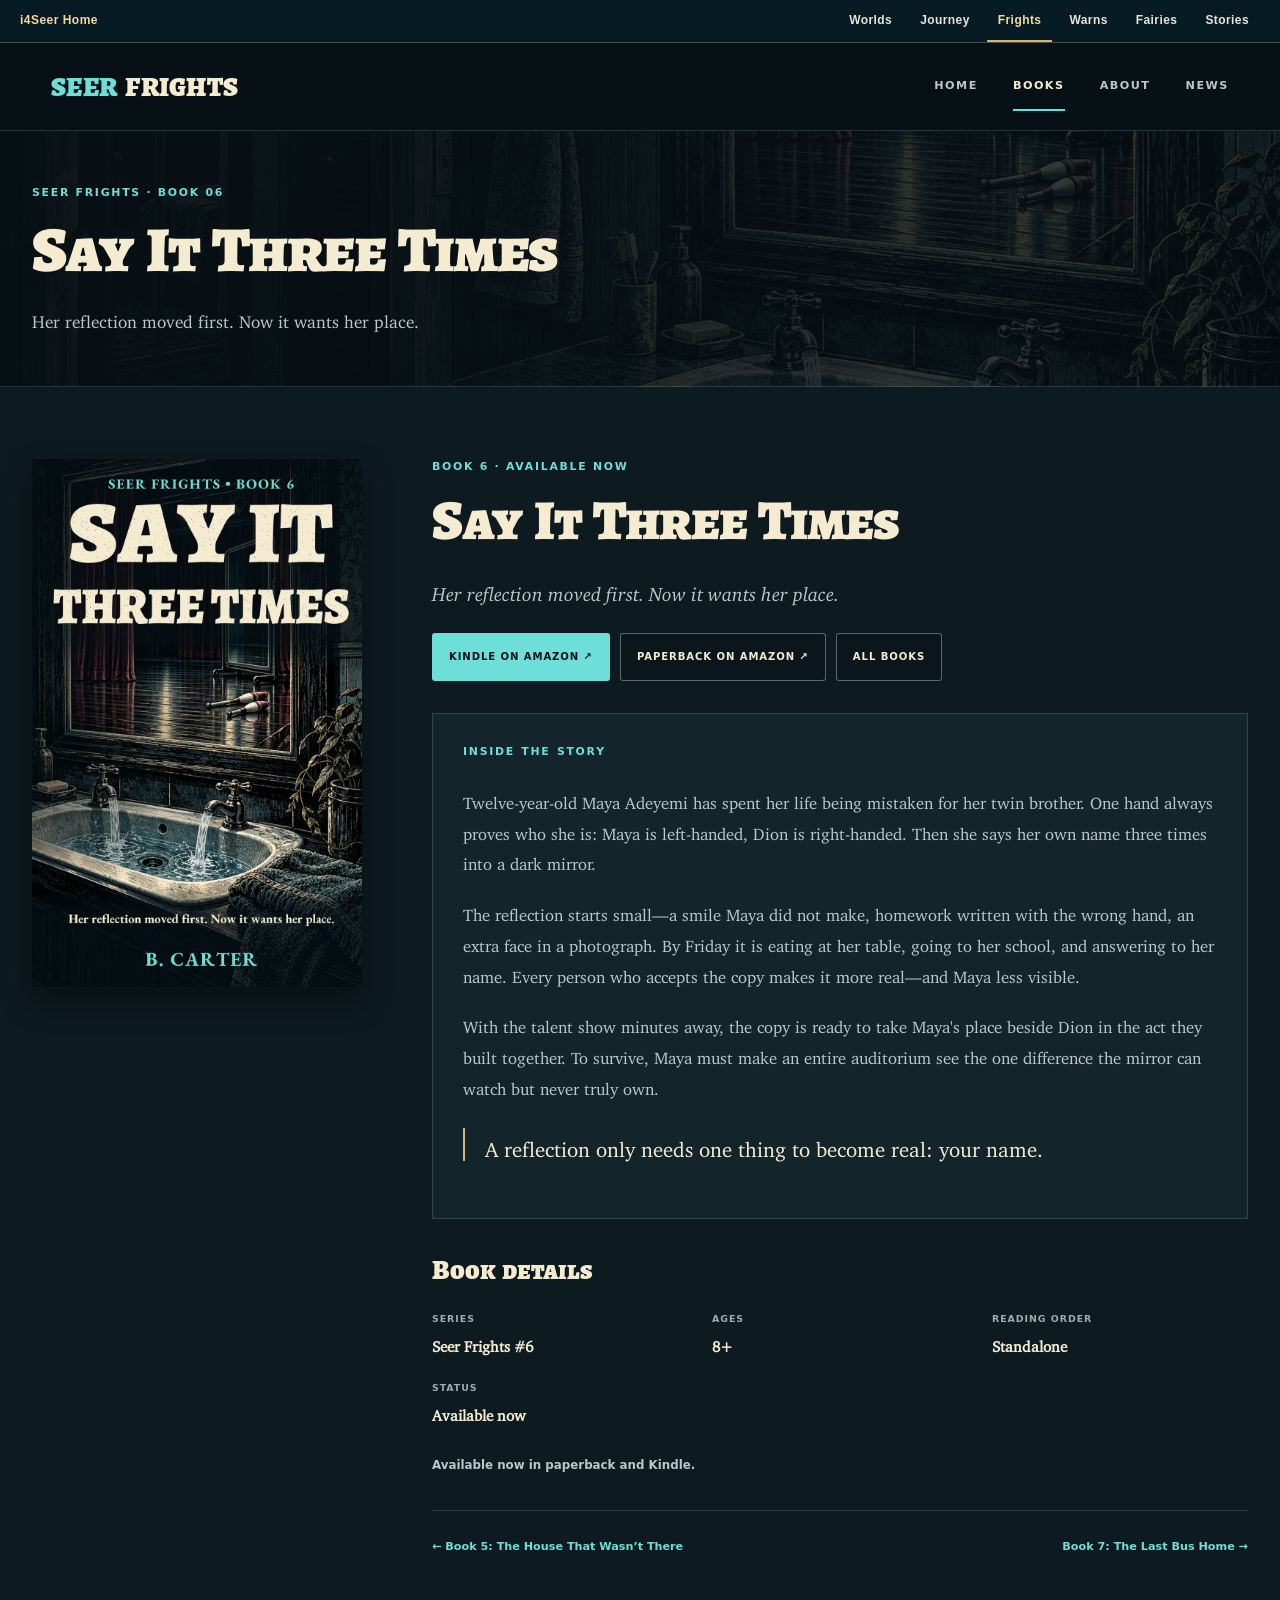
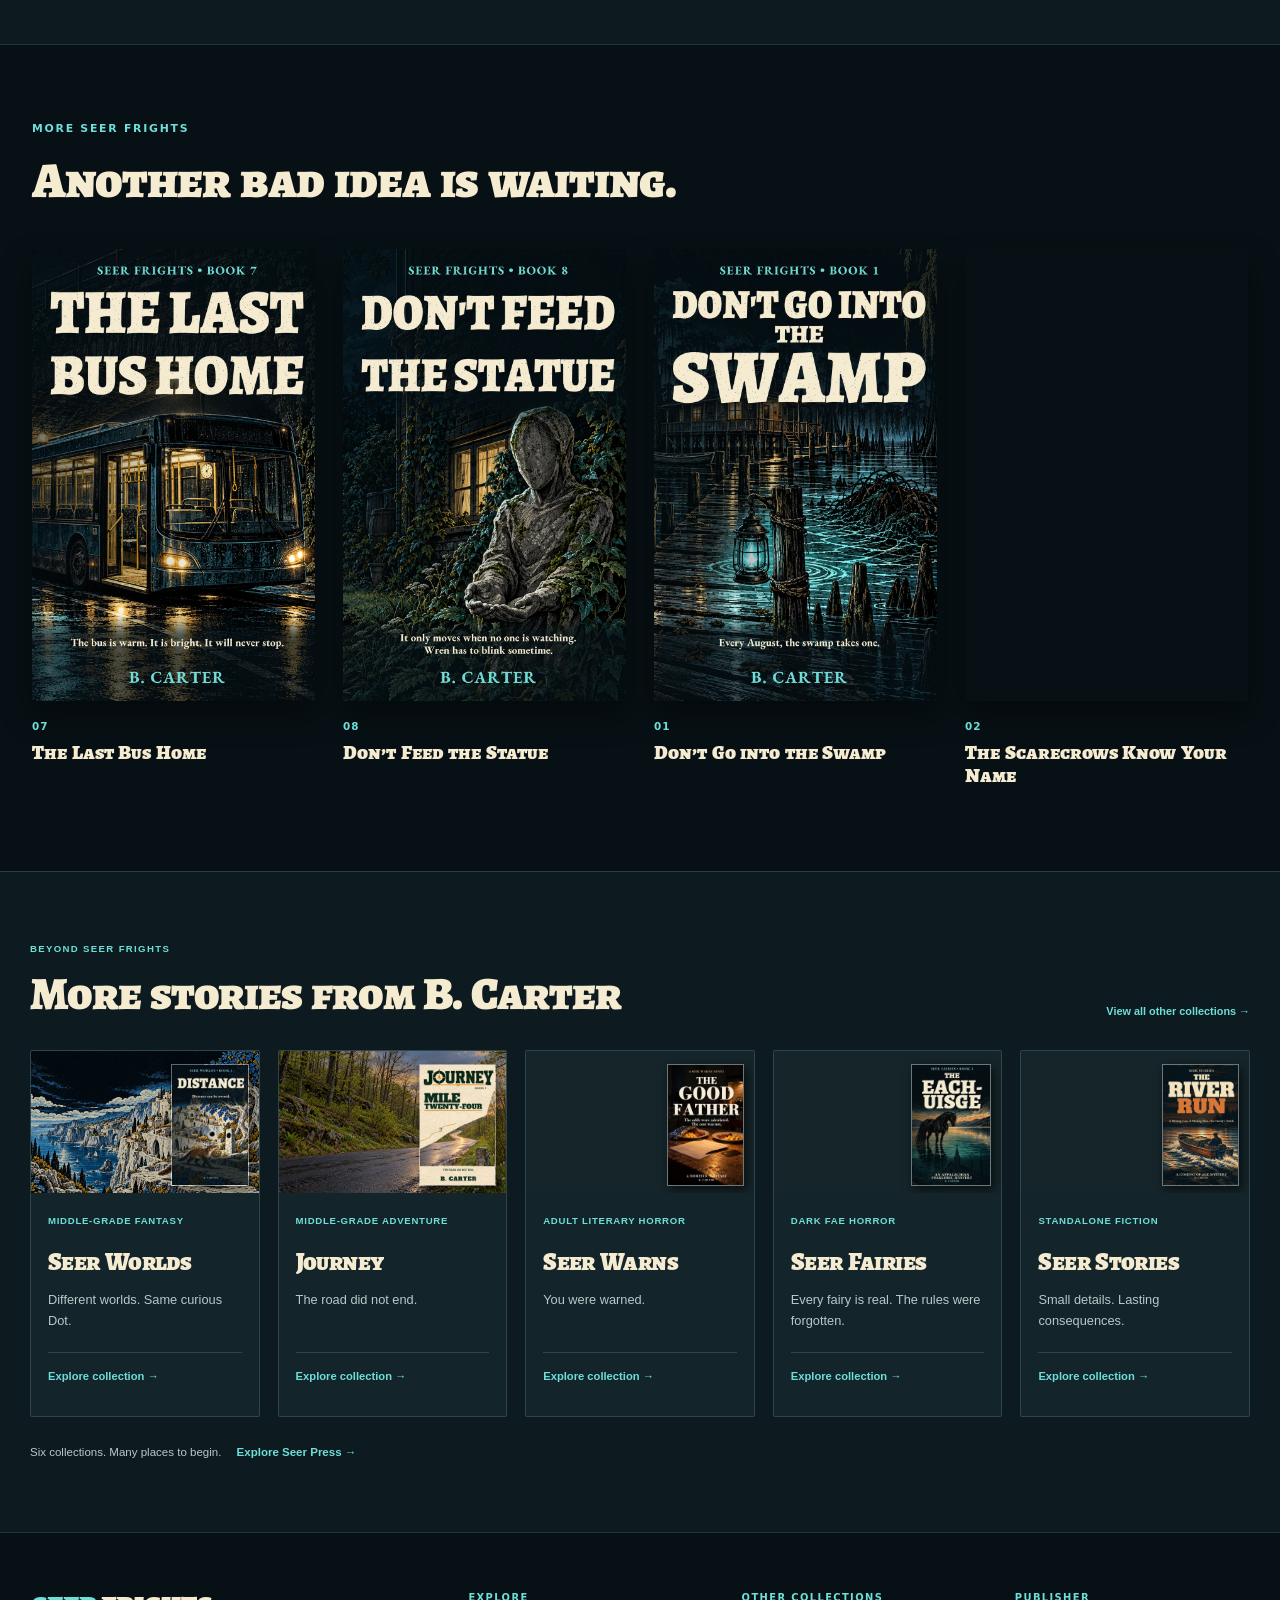
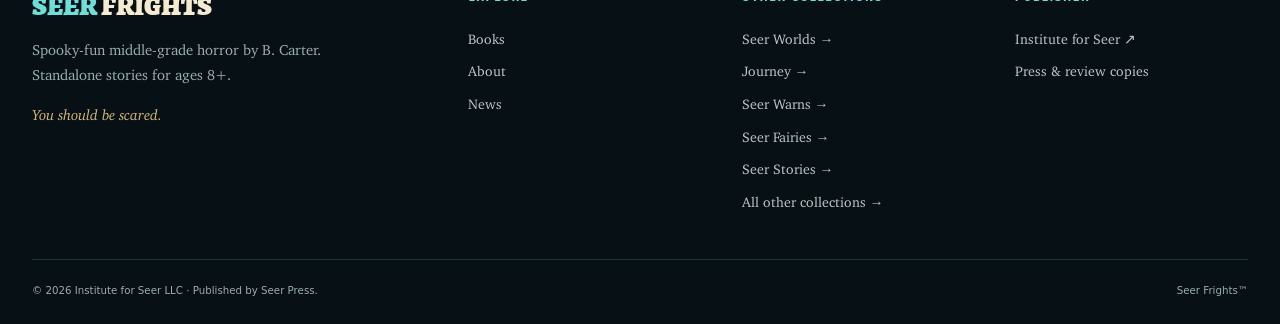
<file: books/say-it-three-times/index.html>
<!doctype html>
<html lang="en">
<head>
<meta charset="utf-8">
<meta name="viewport" content="width=device-width,initial-scale=1">
<meta name="theme-color" content="#071014">
<meta name="description" content="Say It Three Times is Book 6 of Seer Frights, the middle-grade horror series by B. Carter. Her reflection moved first. Now it wants her place. Available now. Ages 8+.">
<link rel="icon" href="/favicon.svg?v=58784d5d8f10" type="image/svg+xml">
<link rel="manifest" href="/site.webmanifest?v=8c8b1dd5e869">
<link rel="preload" as="font" href="/assets/fonts/AlegreyaSC-Black.woff?v=925002864793" type="font/woff" crossorigin>
<link rel="stylesheet" href="/style.css?v=a24473a93cee">
<title>Say It Three Times — Seer Frights #6</title>
<link rel="canonical" href="https://frights.i4seer.com/books/say-it-three-times/">
<meta property="og:type" content="book">
<meta property="og:site_name" content="Seer Frights">
<meta property="og:url" content="https://frights.i4seer.com/books/say-it-three-times/">
<meta property="og:title" content="Say It Three Times — Seer Frights #6">
<meta property="og:description" content="Say It Three Times is Book 6 of Seer Frights, the middle-grade horror series by B. Carter. Her reflection moved first. Now it wants her place. Available now. Ages 8+.">
<meta property="og:image" content="https://frights.i4seer.com/images/cover-say-it-three-times-front.jpg?v=18e3a160930e">
<meta name="twitter:card" content="summary_large_image">
<script type="application/ld+json">{"@context": "https://schema.org", "@type": "Book", "name": "Say It Three Times", "url": "https://frights.i4seer.com/books/say-it-three-times/", "image": "https://frights.i4seer.com/images/cover-say-it-three-times-front.jpg?v=18e3a160930e", "author": {"@type": "Person", "name": "B. Carter"}, "isPartOf": {"@type": "BookSeries", "name": "Seer Frights"}, "bookEdition": "Book 6", "audience": {"@type": "PeopleAudience", "suggestedMinAge": 8}}</script>
<link rel="stylesheet" data-seer-collections href="/assets/seer-collections/collections.css?v=44b12e209f25"><link rel="stylesheet" data-seer-family href="/assets/seer-family.css?v=40966d814c1b"></head>
<body class="book-page-body book-6 book-detail-page">
<a class="skip" href="#main">Skip to content</a>
<!-- seer-family:start --><nav class="sp-family-nav" aria-label="Seer Press websites"><div class="sp-family-inner"><a class="sp-family-home" href="https://i4seer.com/">i4Seer Home</a><div class="sp-family-links"><a href="https://worlds.i4seer.com/">Worlds</a><a href="https://journey.i4seer.com/">Journey</a><a href="https://frights.i4seer.com/" aria-current="true">Frights</a><a href="https://warns.i4seer.com/">Warns</a><a href="https://fairies.i4seer.com/">Fairies</a><a href="https://stories.i4seer.com/">Stories</a></div><details class="sp-family-mobile"><summary>Collections</summary><div class="sp-family-menu"><a href="https://worlds.i4seer.com/">Worlds</a><a href="https://journey.i4seer.com/">Journey</a><a href="https://frights.i4seer.com/" aria-current="true">Frights</a><a href="https://warns.i4seer.com/">Warns</a><a href="https://fairies.i4seer.com/">Fairies</a><a href="https://stories.i4seer.com/">Stories</a></div></details></div></nav><!-- seer-family:end --><header class="site-header" id="top">
  <a class="brand" href="/" aria-label="Seer Frights home"><span class="brand-seer">SEER</span><span class="brand-frights">FRIGHTS</span></a>
  <button class="menu-btn" type="button" aria-expanded="false" aria-controls="main-nav"><span>Menu</span></button>
  <nav class="main-nav" id="main-nav" aria-label="Main navigation">
    <a href="/">Home</a>
    <a href="/books/" class="active" aria-current="page">Books</a>
    <a href="/about/">About</a>
    <a href="/news/">News</a>
  </nav>
</header>
<main id="main">
<section class="sub-hero book-title-band" aria-labelledby="book-page-title">
  <div class="shell"><p class="eyebrow light">Seer Frights · Book 06</p><h1 id="book-page-title">Say It Three Times</h1><p>Her reflection moved first. Now it wants her place.</p></div>
</section>
<section class="book-page">
  <div class="shell book-layout">
    <aside class="book-cover-column" aria-label="Book cover"><picture class="book-cover-large">
      <source srcset="/images/cover-say-it-three-times-front-web.webp?v=ce48efd5ed99" type="image/webp">
      <img src="/images/cover-say-it-three-times-front.jpg?v=18e3a160930e" alt="Say It Three Times — Seer Frights Book 6 cover" loading="eager" decoding="async" width="900" height="1440">
    </picture></aside>
    <article class="book-content" aria-labelledby="book-detail-title">
      <p class="eyebrow">Book 6 · Available now</p>
      <h2 class="book-detail-title" id="book-detail-title">Say It Three Times</h2>
      <p class="book-hook">Her reflection moved first. Now it wants her place.</p>
      <div class="btn-row book-actions"><a class="btn btn-accent" href="https://www.amazon.com/dp/B0H1YM3GS1" target="_blank" rel="noopener">Kindle on Amazon ↗</a><a class="btn btn-paper" href="https://www.amazon.com/dp/B0HKW5KMDC" target="_blank" rel="noopener">Paperback on Amazon ↗</a><a class="btn btn-paper" href="/books/">All books</a></div>
      <section class="book-story" aria-labelledby="say-it-three-times-story-title"><h3 class="eyebrow" id="say-it-three-times-story-title">Inside the story</h3><div class="synopsis"><p>Twelve-year-old Maya Adeyemi has spent her life being mistaken for her twin brother. One hand always proves who she is: Maya is left-handed, Dion is right-handed. Then she says her own name three times into a dark mirror.</p><p>The reflection starts small—a smile Maya did not make, homework written with the wrong hand, an extra face in a photograph. By Friday it is eating at her table, going to her school, and answering to her name. Every person who accepts the copy makes it more real—and Maya less visible.</p><p>With the talent show minutes away, the copy is ready to take Maya&#x27;s place beside Dion in the act they built together. To survive, Maya must make an entire auditorium see the one difference the mirror can watch but never truly own.</p><p class="pull-quote">A reflection only needs one thing to become real: your name.</p></div></section>
      <section class="book-facts" aria-labelledby="say-it-three-times-facts-title"><h3 id="say-it-three-times-facts-title">Book details</h3><div class="book-meta"><div><span>Series</span><strong>Seer Frights #6</strong></div><div><span>Ages</span><strong>8+</strong></div><div><span>Reading order</span><strong>Standalone</strong></div><div><span>Status</span><strong>Available now</strong></div></div></section>
      <p class="availability">Available now in paperback and Kindle.</p>
      <nav class="book-navigation" aria-label="Book navigation"><a href="/books/the-house-that-wasnt-there/">← Book 5: The House That Wasn’t There</a><a href="/books/the-last-bus-home/">Book 7: The Last Bus Home →</a></nav>
    </article>
  </div>
</section>
<section class="related-section"><div class="shell"><header class="section-head dark"><p class="eyebrow light">More Seer Frights</p><h2>Another bad idea is waiting.</h2></header><div class="cover-shelf related-shelf"><a class="cover-tile" href="/books/the-last-bus-home/">
  <picture class="cover-tile-art">
      <source srcset="/images/cover-the-last-bus-home-front-web.webp?v=27f4b6701b34" type="image/webp">
      <img src="/images/cover-the-last-bus-home-front.jpg?v=70ef14ec91a4" alt="The Last Bus Home — Seer Frights Book 7 cover" loading="lazy" decoding="async" width="900" height="1440">
    </picture>
  <span class="cover-num">07</span><strong>The Last Bus Home</strong>
</a><a class="cover-tile" href="/books/dont-feed-the-statue/">
  <picture class="cover-tile-art">
      <source srcset="/images/cover-dont-feed-the-statue-front-web.webp?v=f8c69c6872f6" type="image/webp">
      <img src="/images/cover-dont-feed-the-statue-front.jpg?v=21f451696859" alt="Don’t Feed the Statue — Seer Frights Book 8 cover" loading="lazy" decoding="async" width="900" height="1440">
    </picture>
  <span class="cover-num">08</span><strong>Don’t Feed the Statue</strong>
</a><a class="cover-tile" href="/books/dont-go-into-the-swamp/">
  <picture class="cover-tile-art">
      <source srcset="/images/cover-dont-go-into-the-swamp-front-web.webp?v=6add42b7c00b" type="image/webp">
      <img src="/images/cover-dont-go-into-the-swamp-front.jpg?v=c84b17ef683e" alt="Don’t Go into the Swamp — Seer Frights Book 1 cover" loading="lazy" decoding="async" width="900" height="1440">
    </picture>
  <span class="cover-num">01</span><strong>Don’t Go into the Swamp</strong>
</a><a class="cover-tile" href="/books/the-scarecrows-know-your-name/">
  <picture class="cover-tile-art">
      <source srcset="/images/cover-the-scarecrows-know-your-name-front-web.webp?v=e320c18fe976" type="image/webp">
      <img src="/images/cover-the-scarecrows-know-your-name-front.jpg?v=9f2f838c07d8" alt="The Scarecrows Know Your Name — Seer Frights Book 2 cover" loading="lazy" decoding="async" width="900" height="1440">
    </picture>
  <span class="cover-num">02</span><strong>The Scarecrows Know Your Name</strong>
</a></div></div></section><!-- seer-collections:start --><section class="seer-discovery sc-preview sc-theme-seer-frights" aria-labelledby="sc-discovery-title"><div class="sc-shell"><div class="sc-top"><div><p class="sc-eyebrow">Beyond Seer Frights</p><h2 class="sc-heading" id="sc-discovery-title">More stories from B. Carter</h2></div><a class="sc-all" href="/other-series/">View all other collections →</a></div><div class="sc-grid"><article class="sc-card"><a class="sc-art" href="https://worlds.i4seer.com/"  aria-label="Explore Seer Worlds"><img src="/assets/seer-collections/seer-worlds-20261026.webp?v=080869907df6" width="1920" height="1080" alt="A white cliff city above blue trees and a sunlit sea, from the Distance cover artwork" loading="lazy" decoding="async"><img class="sc-cover" src="/assets/seer-collections/covers/seer-worlds.webp?v=0a0017a8d638" width="400" height="640" alt="Distance — Seer Worlds cover" loading="lazy" decoding="async"></a><div class="sc-card-body"><p class="sc-genre">Middle-grade fantasy</p><h3 class="sc-title"><a href="https://worlds.i4seer.com/" >Seer Worlds</a></h3><p class="sc-description">Different worlds. Same curious Dot.</p><a class="sc-explore" href="https://worlds.i4seer.com/"  aria-label="Visit Seer Worlds website">Explore collection <span aria-hidden="true">→</span></a></div></article><article class="sc-card"><a class="sc-art" href="https://journey.i4seer.com/"  aria-label="Explore Journey"><img src="/assets/seer-collections/journey-20261026.webp?v=2557f8215bd3" width="1600" height="1000" alt="A forest road at sunset beside a stone mile marker numbered 24" loading="lazy" decoding="async"><img class="sc-cover" src="/assets/seer-collections/covers/journey.webp?v=033c9ab4b2d8" width="400" height="640" alt="Mile Twenty-Four — Journey cover" loading="lazy" decoding="async"></a><div class="sc-card-body"><p class="sc-genre">Middle-grade adventure</p><h3 class="sc-title"><a href="https://journey.i4seer.com/" >Journey</a></h3><p class="sc-description">The road did not end.</p><a class="sc-explore" href="https://journey.i4seer.com/"  aria-label="Visit Journey website">Explore collection <span aria-hidden="true">→</span></a></div></article><article class="sc-card"><a class="sc-art" href="https://warns.i4seer.com/"  aria-label="Explore Seer Warns"><img src="/assets/seer-collections/seer-warns-20261026.webp?v=1e2dca0f1b58" width="1755" height="896" alt="Two plates and an unfinished document on a dark kitchen table, from The Good Father cover artwork" loading="lazy" decoding="async"><img class="sc-cover" src="/assets/seer-collections/covers/seer-warns.webp?v=27cee7fb8231" width="400" height="640" alt="The Good Father — Seer Warns cover" loading="lazy" decoding="async"></a><div class="sc-card-body"><p class="sc-genre">Adult literary horror</p><h3 class="sc-title"><a href="https://warns.i4seer.com/" >Seer Warns</a></h3><p class="sc-description">You were warned.</p><a class="sc-explore" href="https://warns.i4seer.com/"  aria-label="Visit Seer Warns website">Explore collection <span aria-hidden="true">→</span></a></div></article><article class="sc-card"><a class="sc-art" href="https://fairies.i4seer.com/"  aria-label="Explore Seer Fairies"><img src="/assets/seer-collections/seer-fairies-20261031.webp?v=6d909c00bde5" width="1600" height="900" alt="A black water horse stands in a mountain lake above a submerged church, from The Each-Uisge artwork" loading="lazy" decoding="async"><img class="sc-cover" src="/assets/seer-collections/covers/seer-fairies.webp?v=c198504bc365" width="400" height="617" alt="The Each-Uisge — Seer Fairies cover" loading="lazy" decoding="async"></a><div class="sc-card-body"><p class="sc-genre">Dark fae horror</p><h3 class="sc-title"><a href="https://fairies.i4seer.com/" >Seer Fairies</a></h3><p class="sc-description">Every fairy is real. The rules were forgotten.</p><a class="sc-explore" href="https://fairies.i4seer.com/"  aria-label="Visit Seer Fairies website">Explore collection <span aria-hidden="true">→</span></a></div></article><article class="sc-card"><a class="sc-art" href="https://stories.i4seer.com/"  aria-label="Explore Seer Stories"><img src="/assets/seer-collections/seer-stories-20261026.webp?v=dfdf055b49df" width="1600" height="1000" alt="A river runner in a wooden boat at a copper sunset, from The River Run cover artwork" loading="lazy" decoding="async"><img class="sc-cover" src="/assets/seer-collections/covers/seer-stories.webp?v=05931e98deab" width="400" height="640" alt="The River Run — Seer Stories cover" loading="lazy" decoding="async"></a><div class="sc-card-body"><p class="sc-genre">Standalone fiction</p><h3 class="sc-title"><a href="https://stories.i4seer.com/" >Seer Stories</a></h3><p class="sc-description">Small details. Lasting consequences.</p><a class="sc-explore" href="https://stories.i4seer.com/"  aria-label="Visit Seer Stories website">Explore collection <span aria-hidden="true">→</span></a></div></article></div><p class="sc-publisher">Six collections. Many places to begin. <a href="https://i4seer.com/series/" >Explore Seer Press →</a></p></div></section><!-- seer-collections:end --></main>
<footer class="footer">
  <div class="shell footer-grid">
    <div class="footer-lead">
      <a class="footer-brand" href="/" aria-label="Seer Frights home"><span>SEER</span> <strong>FRIGHTS</strong></a>
      <p>Spooky-fun middle-grade horror by B. Carter. Standalone stories for ages 8+.</p>
      <p class="footer-tagline">You should be scared.</p>
    </div>
    <div><h4>Explore</h4><a href="/books/">Books</a><a href="/about/">About</a><a href="/news/">News</a></div>
    <div class="sc-footer-links"><h4>Other collections</h4><a href="https://worlds.i4seer.com/" >Seer Worlds →</a><a href="https://journey.i4seer.com/" >Journey →</a><a href="https://warns.i4seer.com/" >Seer Warns →</a><a href="https://fairies.i4seer.com/" >Seer Fairies →</a><a href="https://stories.i4seer.com/" >Seer Stories →</a><a href="/other-series/">All other collections →</a></div>
    <div><h4>Publisher</h4><a href="https://i4seer.com/" rel="noopener">Institute for Seer ↗</a><a href="mailto:press@i4seer.com">Press &amp; review copies</a></div>
  </div>
  <div class="shell footer-meta"><span>© 2026 Institute for Seer LLC · Published by Seer Press.</span><span>Seer Frights™</span></div>
</footer>
<script src="/site.js?v=ac3ad2c2c594"></script>
</body>
</html>
</file>
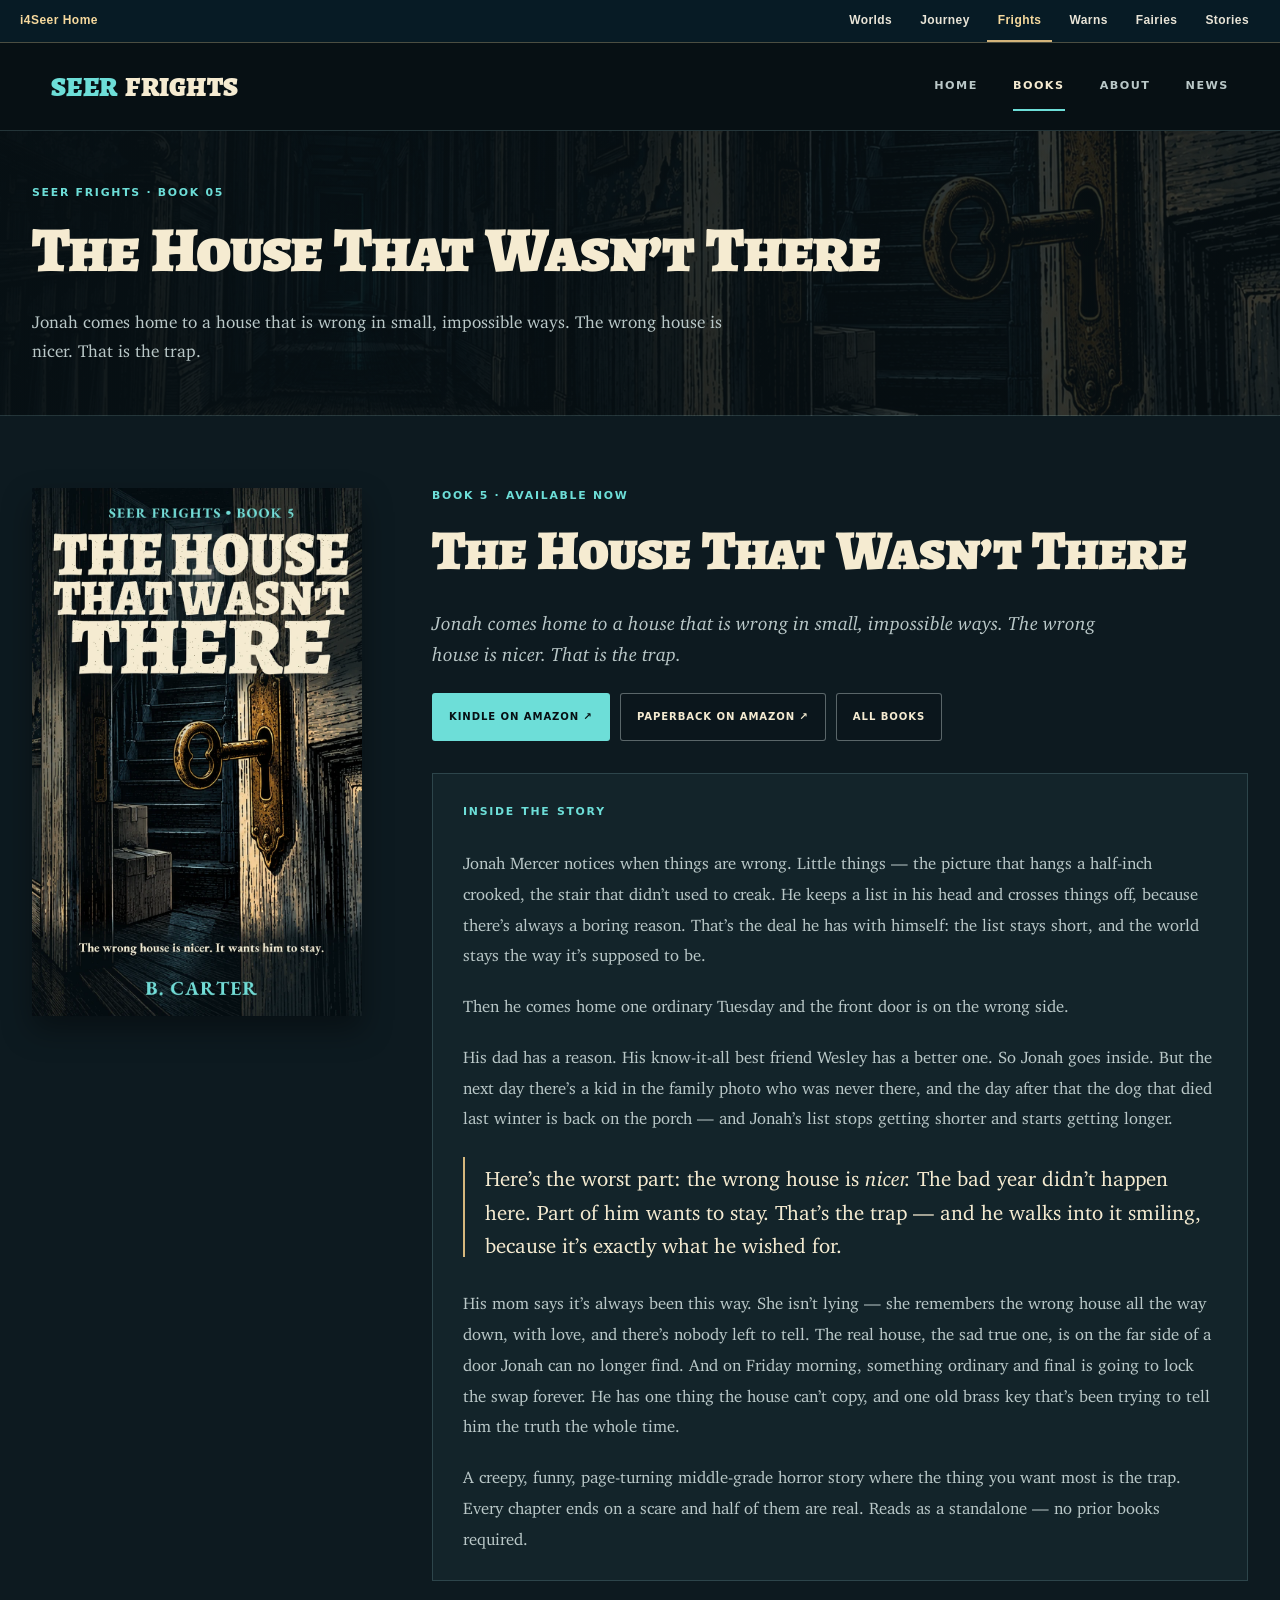
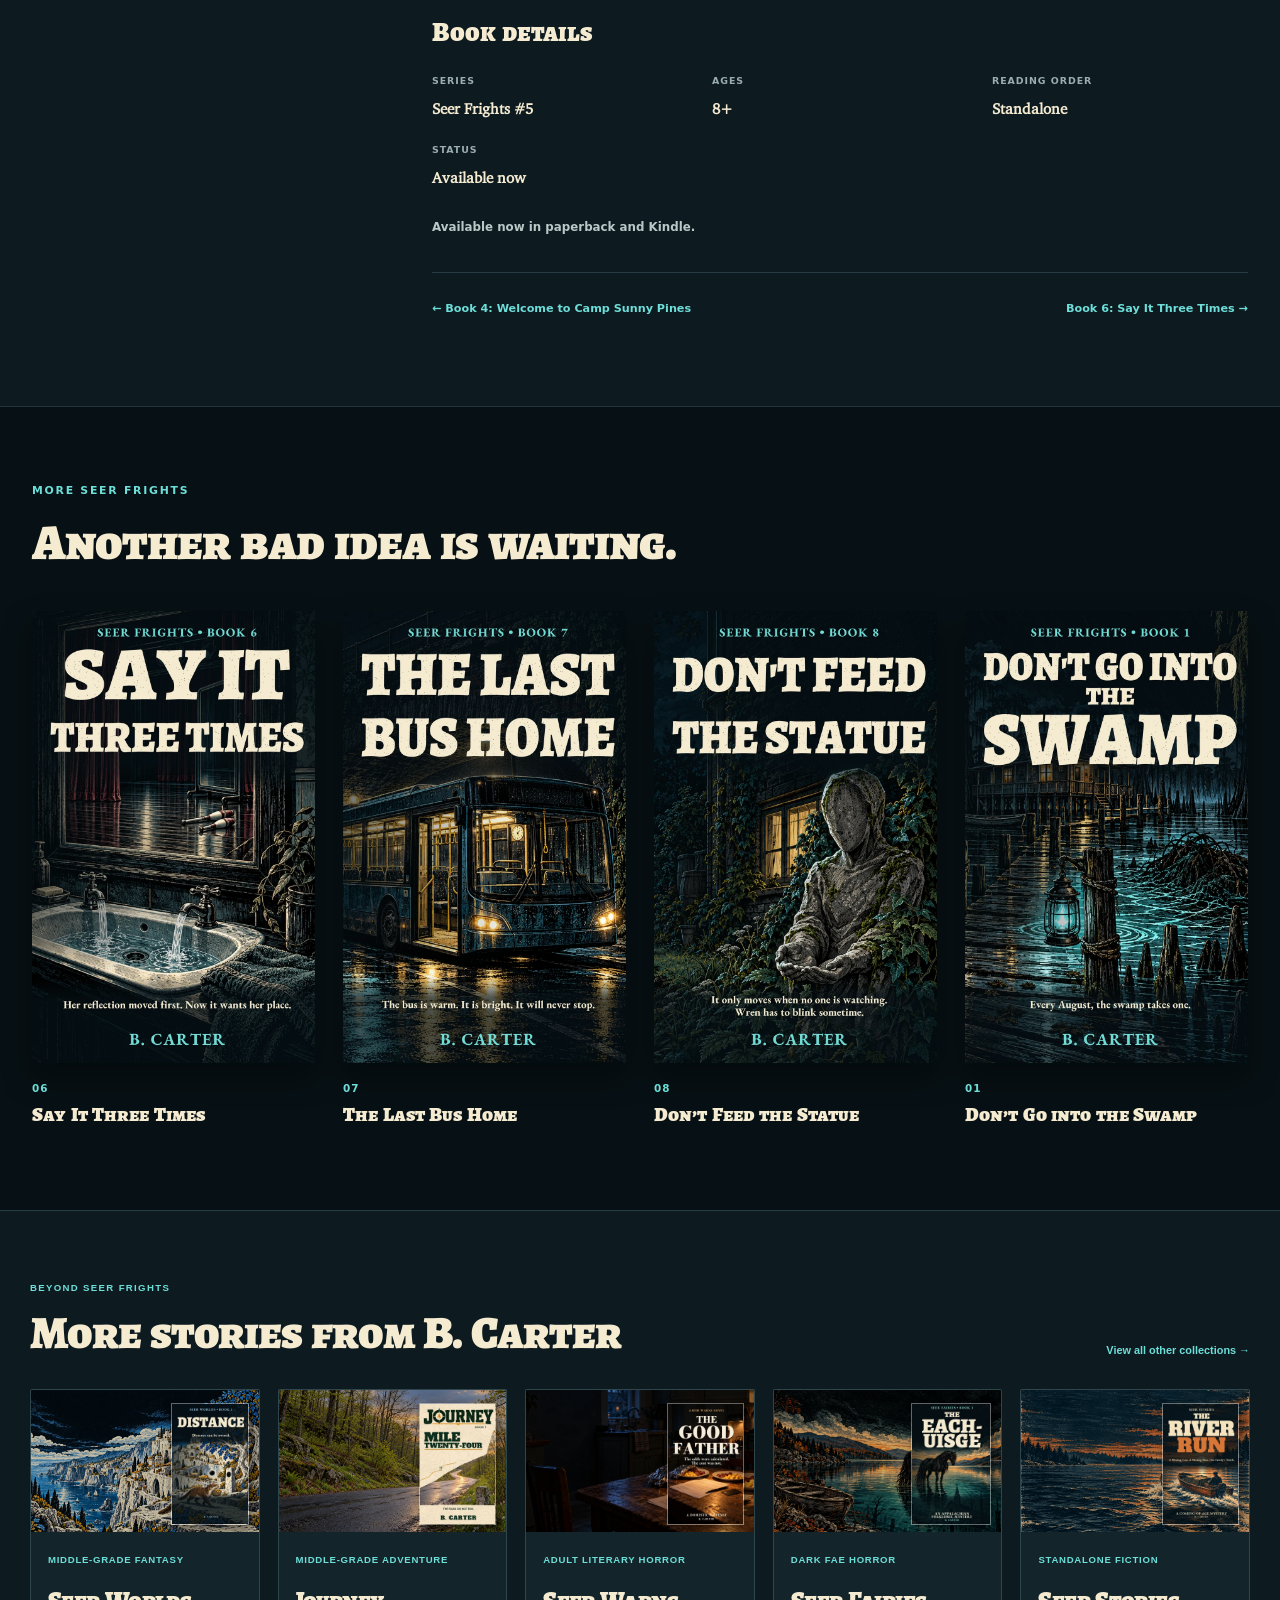
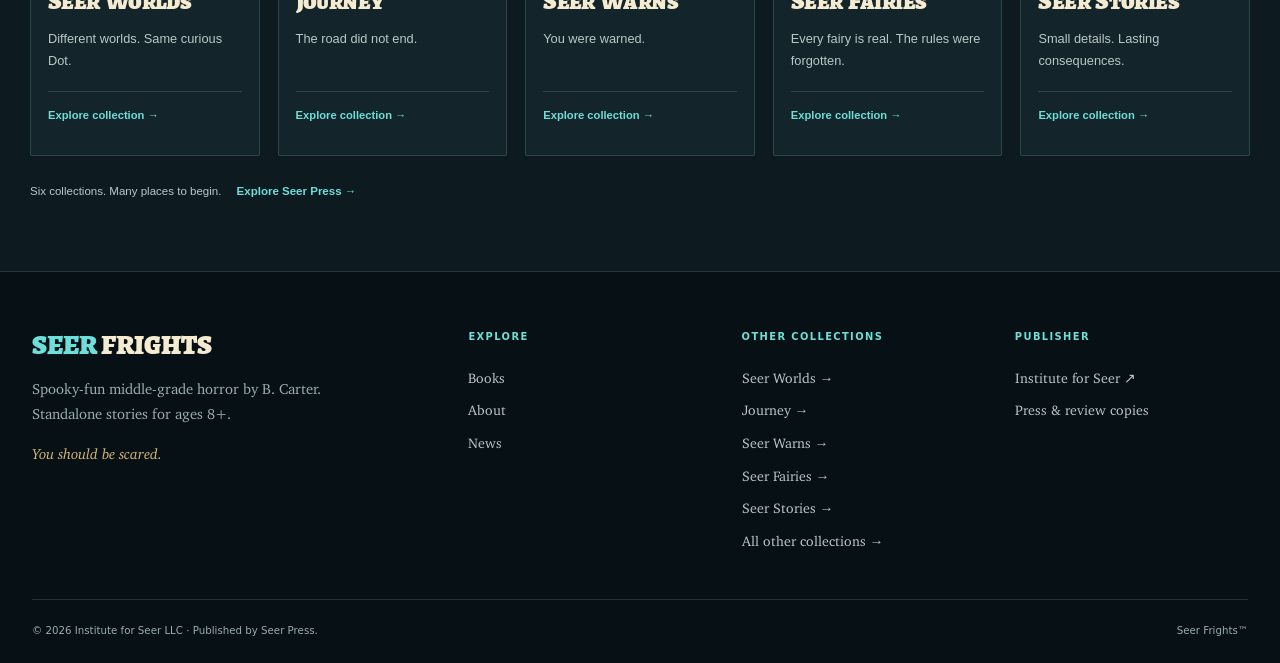
<file: books/the-house-that-wasnt-there/index.html>
<!doctype html>
<html lang="en">
<head>
<meta charset="utf-8">
<meta name="viewport" content="width=device-width,initial-scale=1">
<meta name="theme-color" content="#071014">
<meta name="description" content="The House That Wasn&#x27;t There is Book 5 of Seer Frights, the middle-grade horror series by B. Carter. Jonah comes home one Tuesday and the front door is on the wrong side — and the wrong house is nicer. Available now. Ages 8+.">
<link rel="icon" href="/favicon.svg?v=58784d5d8f10" type="image/svg+xml">
<link rel="manifest" href="/site.webmanifest?v=8c8b1dd5e869">
<link rel="preload" as="font" href="/assets/fonts/AlegreyaSC-Black.woff?v=925002864793" type="font/woff" crossorigin>
<link rel="stylesheet" href="/style.css?v=a24473a93cee">
<title>The House That Wasn’t There — Seer Frights #5</title>
<link rel="canonical" href="https://frights.i4seer.com/books/the-house-that-wasnt-there/">
<meta property="og:type" content="book">
<meta property="og:site_name" content="Seer Frights">
<meta property="og:url" content="https://frights.i4seer.com/books/the-house-that-wasnt-there/">
<meta property="og:title" content="The House That Wasn’t There — Seer Frights #5">
<meta property="og:description" content="The House That Wasn&#x27;t There is Book 5 of Seer Frights, the middle-grade horror series by B. Carter. Jonah comes home one Tuesday and the front door is on the wrong side — and the wrong house is nicer. Available now. Ages 8+.">
<meta property="og:image" content="https://frights.i4seer.com/images/cover-the-house-that-wasnt-there-front.jpg?v=3366bee51791">
<meta name="twitter:card" content="summary_large_image">
<script type="application/ld+json">{"@context": "https://schema.org", "@type": "Book", "name": "The House That Wasn’t There", "url": "https://frights.i4seer.com/books/the-house-that-wasnt-there/", "image": "https://frights.i4seer.com/images/cover-the-house-that-wasnt-there-front.jpg?v=3366bee51791", "author": {"@type": "Person", "name": "B. Carter"}, "isPartOf": {"@type": "BookSeries", "name": "Seer Frights"}, "bookEdition": "Book 5", "audience": {"@type": "PeopleAudience", "suggestedMinAge": 8}}</script>
<link rel="stylesheet" data-seer-collections href="/assets/seer-collections/collections.css?v=44b12e209f25"><link rel="stylesheet" data-seer-family href="/assets/seer-family.css?v=40966d814c1b"></head>
<body class="book-page-body book-5 book-detail-page">
<a class="skip" href="#main">Skip to content</a>
<!-- seer-family:start --><nav class="sp-family-nav" aria-label="Seer Press websites"><div class="sp-family-inner"><a class="sp-family-home" href="https://i4seer.com/">i4Seer Home</a><div class="sp-family-links"><a href="https://worlds.i4seer.com/">Worlds</a><a href="https://journey.i4seer.com/">Journey</a><a href="https://frights.i4seer.com/" aria-current="true">Frights</a><a href="https://warns.i4seer.com/">Warns</a><a href="https://fairies.i4seer.com/">Fairies</a><a href="https://stories.i4seer.com/">Stories</a></div><details class="sp-family-mobile"><summary>Collections</summary><div class="sp-family-menu"><a href="https://worlds.i4seer.com/">Worlds</a><a href="https://journey.i4seer.com/">Journey</a><a href="https://frights.i4seer.com/" aria-current="true">Frights</a><a href="https://warns.i4seer.com/">Warns</a><a href="https://fairies.i4seer.com/">Fairies</a><a href="https://stories.i4seer.com/">Stories</a></div></details></div></nav><!-- seer-family:end --><header class="site-header" id="top">
  <a class="brand" href="/" aria-label="Seer Frights home"><span class="brand-seer">SEER</span><span class="brand-frights">FRIGHTS</span></a>
  <button class="menu-btn" type="button" aria-expanded="false" aria-controls="main-nav"><span>Menu</span></button>
  <nav class="main-nav" id="main-nav" aria-label="Main navigation">
    <a href="/">Home</a>
    <a href="/books/" class="active" aria-current="page">Books</a>
    <a href="/about/">About</a>
    <a href="/news/">News</a>
  </nav>
</header>
<main id="main">
<section class="sub-hero book-title-band" aria-labelledby="book-page-title">
  <div class="shell"><p class="eyebrow light">Seer Frights · Book 05</p><h1 id="book-page-title">The House That Wasn’t There</h1><p>Jonah comes home to a house that is wrong in small, impossible ways. The wrong house is nicer. That is the trap.</p></div>
</section>
<section class="book-page">
  <div class="shell book-layout">
    <aside class="book-cover-column" aria-label="Book cover"><picture class="book-cover-large">
      <source srcset="/images/cover-the-house-that-wasnt-there-front-web.webp?v=412b9fca484d" type="image/webp">
      <img src="/images/cover-the-house-that-wasnt-there-front.jpg?v=3366bee51791" alt="The House That Wasn’t There — Seer Frights Book 5 cover" loading="eager" decoding="async" width="900" height="1440">
    </picture></aside>
    <article class="book-content" aria-labelledby="book-detail-title">
      <p class="eyebrow">Book 5 · Available now</p>
      <h2 class="book-detail-title" id="book-detail-title">The House That Wasn’t There</h2>
      <p class="book-hook">Jonah comes home to a house that is wrong in small, impossible ways. The wrong house is nicer. That is the trap.</p>
      <div class="btn-row book-actions"><a class="btn btn-accent" href="https://www.amazon.com/dp/B0HCCXMDQR" target="_blank" rel="noopener">Kindle on Amazon ↗</a><a class="btn btn-paper" href="https://www.amazon.com/dp/B0HCHTYCZ7" target="_blank" rel="noopener">Paperback on Amazon ↗</a><a class="btn btn-paper" href="/books/">All books</a></div>
      <section class="book-story" aria-labelledby="the-house-that-wasnt-there-story-title"><h3 class="eyebrow" id="the-house-that-wasnt-there-story-title">Inside the story</h3><div class="synopsis"><p>Jonah Mercer notices when things are wrong. Little things — the picture that hangs a half-inch crooked, the stair that didn’t used to creak. He keeps a list in his head and crosses things off, because there’s always a boring reason. That’s the deal he has with himself: the list stays short, and the world stays the way it’s supposed to be.</p><p>Then he comes home one ordinary Tuesday and the front door is on the wrong side.</p><p>His dad has a reason. His know-it-all best friend Wesley has a better one. So Jonah goes inside. But the next day there’s a kid in the family photo who was never there, and the day after that the dog that died last winter is back on the porch — and Jonah’s list stops getting shorter and starts getting longer.</p><p class="pull-quote">Here’s the worst part: the wrong house is <em>nicer.</em> The bad year didn’t happen here. Part of him wants to stay. That’s the trap — and he walks into it smiling, because it’s exactly what he wished for.</p><p>His mom says it’s always been this way. She isn’t lying — she remembers the wrong house all the way down, with love, and there’s nobody left to tell. The real house, the sad true one, is on the far side of a door Jonah can no longer find. And on Friday morning, something ordinary and final is going to lock the swap forever. He has one thing the house can’t copy, and one old brass key that’s been trying to tell him the truth the whole time.</p><p>A creepy, funny, page-turning middle-grade horror story where the thing you want most is the trap. Every chapter ends on a scare and half of them are real. Reads as a standalone — no prior books required.</p></div></section>
      <section class="book-facts" aria-labelledby="the-house-that-wasnt-there-facts-title"><h3 id="the-house-that-wasnt-there-facts-title">Book details</h3><div class="book-meta"><div><span>Series</span><strong>Seer Frights #5</strong></div><div><span>Ages</span><strong>8+</strong></div><div><span>Reading order</span><strong>Standalone</strong></div><div><span>Status</span><strong>Available now</strong></div></div></section>
      <p class="availability">Available now in paperback and Kindle.</p>
      <nav class="book-navigation" aria-label="Book navigation"><a href="/books/welcome-to-camp-sunny-pines/">← Book 4: Welcome to Camp Sunny Pines</a><a href="/books/say-it-three-times/">Book 6: Say It Three Times →</a></nav>
    </article>
  </div>
</section>
<section class="related-section"><div class="shell"><header class="section-head dark"><p class="eyebrow light">More Seer Frights</p><h2>Another bad idea is waiting.</h2></header><div class="cover-shelf related-shelf"><a class="cover-tile" href="/books/say-it-three-times/">
  <picture class="cover-tile-art">
      <source srcset="/images/cover-say-it-three-times-front-web.webp?v=ce48efd5ed99" type="image/webp">
      <img src="/images/cover-say-it-three-times-front.jpg?v=18e3a160930e" alt="Say It Three Times — Seer Frights Book 6 cover" loading="lazy" decoding="async" width="900" height="1440">
    </picture>
  <span class="cover-num">06</span><strong>Say It Three Times</strong>
</a><a class="cover-tile" href="/books/the-last-bus-home/">
  <picture class="cover-tile-art">
      <source srcset="/images/cover-the-last-bus-home-front-web.webp?v=27f4b6701b34" type="image/webp">
      <img src="/images/cover-the-last-bus-home-front.jpg?v=70ef14ec91a4" alt="The Last Bus Home — Seer Frights Book 7 cover" loading="lazy" decoding="async" width="900" height="1440">
    </picture>
  <span class="cover-num">07</span><strong>The Last Bus Home</strong>
</a><a class="cover-tile" href="/books/dont-feed-the-statue/">
  <picture class="cover-tile-art">
      <source srcset="/images/cover-dont-feed-the-statue-front-web.webp?v=f8c69c6872f6" type="image/webp">
      <img src="/images/cover-dont-feed-the-statue-front.jpg?v=21f451696859" alt="Don’t Feed the Statue — Seer Frights Book 8 cover" loading="lazy" decoding="async" width="900" height="1440">
    </picture>
  <span class="cover-num">08</span><strong>Don’t Feed the Statue</strong>
</a><a class="cover-tile" href="/books/dont-go-into-the-swamp/">
  <picture class="cover-tile-art">
      <source srcset="/images/cover-dont-go-into-the-swamp-front-web.webp?v=6add42b7c00b" type="image/webp">
      <img src="/images/cover-dont-go-into-the-swamp-front.jpg?v=c84b17ef683e" alt="Don’t Go into the Swamp — Seer Frights Book 1 cover" loading="lazy" decoding="async" width="900" height="1440">
    </picture>
  <span class="cover-num">01</span><strong>Don’t Go into the Swamp</strong>
</a></div></div></section><!-- seer-collections:start --><section class="seer-discovery sc-preview sc-theme-seer-frights" aria-labelledby="sc-discovery-title"><div class="sc-shell"><div class="sc-top"><div><p class="sc-eyebrow">Beyond Seer Frights</p><h2 class="sc-heading" id="sc-discovery-title">More stories from B. Carter</h2></div><a class="sc-all" href="/other-series/">View all other collections →</a></div><div class="sc-grid"><article class="sc-card"><a class="sc-art" href="https://worlds.i4seer.com/"  aria-label="Explore Seer Worlds"><img src="/assets/seer-collections/seer-worlds-20261026.webp?v=080869907df6" width="1920" height="1080" alt="A white cliff city above blue trees and a sunlit sea, from the Distance cover artwork" loading="lazy" decoding="async"><img class="sc-cover" src="/assets/seer-collections/covers/seer-worlds.webp?v=0a0017a8d638" width="400" height="640" alt="Distance — Seer Worlds cover" loading="lazy" decoding="async"></a><div class="sc-card-body"><p class="sc-genre">Middle-grade fantasy</p><h3 class="sc-title"><a href="https://worlds.i4seer.com/" >Seer Worlds</a></h3><p class="sc-description">Different worlds. Same curious Dot.</p><a class="sc-explore" href="https://worlds.i4seer.com/"  aria-label="Visit Seer Worlds website">Explore collection <span aria-hidden="true">→</span></a></div></article><article class="sc-card"><a class="sc-art" href="https://journey.i4seer.com/"  aria-label="Explore Journey"><img src="/assets/seer-collections/journey-20261026.webp?v=2557f8215bd3" width="1600" height="1000" alt="A forest road at sunset beside a stone mile marker numbered 24" loading="lazy" decoding="async"><img class="sc-cover" src="/assets/seer-collections/covers/journey.webp?v=033c9ab4b2d8" width="400" height="640" alt="Mile Twenty-Four — Journey cover" loading="lazy" decoding="async"></a><div class="sc-card-body"><p class="sc-genre">Middle-grade adventure</p><h3 class="sc-title"><a href="https://journey.i4seer.com/" >Journey</a></h3><p class="sc-description">The road did not end.</p><a class="sc-explore" href="https://journey.i4seer.com/"  aria-label="Visit Journey website">Explore collection <span aria-hidden="true">→</span></a></div></article><article class="sc-card"><a class="sc-art" href="https://warns.i4seer.com/"  aria-label="Explore Seer Warns"><img src="/assets/seer-collections/seer-warns-20261026.webp?v=1e2dca0f1b58" width="1755" height="896" alt="Two plates and an unfinished document on a dark kitchen table, from The Good Father cover artwork" loading="lazy" decoding="async"><img class="sc-cover" src="/assets/seer-collections/covers/seer-warns.webp?v=27cee7fb8231" width="400" height="640" alt="The Good Father — Seer Warns cover" loading="lazy" decoding="async"></a><div class="sc-card-body"><p class="sc-genre">Adult literary horror</p><h3 class="sc-title"><a href="https://warns.i4seer.com/" >Seer Warns</a></h3><p class="sc-description">You were warned.</p><a class="sc-explore" href="https://warns.i4seer.com/"  aria-label="Visit Seer Warns website">Explore collection <span aria-hidden="true">→</span></a></div></article><article class="sc-card"><a class="sc-art" href="https://fairies.i4seer.com/"  aria-label="Explore Seer Fairies"><img src="/assets/seer-collections/seer-fairies-20261031.webp?v=6d909c00bde5" width="1600" height="900" alt="A black water horse stands in a mountain lake above a submerged church, from The Each-Uisge artwork" loading="lazy" decoding="async"><img class="sc-cover" src="/assets/seer-collections/covers/seer-fairies.webp?v=c198504bc365" width="400" height="617" alt="The Each-Uisge — Seer Fairies cover" loading="lazy" decoding="async"></a><div class="sc-card-body"><p class="sc-genre">Dark fae horror</p><h3 class="sc-title"><a href="https://fairies.i4seer.com/" >Seer Fairies</a></h3><p class="sc-description">Every fairy is real. The rules were forgotten.</p><a class="sc-explore" href="https://fairies.i4seer.com/"  aria-label="Visit Seer Fairies website">Explore collection <span aria-hidden="true">→</span></a></div></article><article class="sc-card"><a class="sc-art" href="https://stories.i4seer.com/"  aria-label="Explore Seer Stories"><img src="/assets/seer-collections/seer-stories-20261026.webp?v=dfdf055b49df" width="1600" height="1000" alt="A river runner in a wooden boat at a copper sunset, from The River Run cover artwork" loading="lazy" decoding="async"><img class="sc-cover" src="/assets/seer-collections/covers/seer-stories.webp?v=05931e98deab" width="400" height="640" alt="The River Run — Seer Stories cover" loading="lazy" decoding="async"></a><div class="sc-card-body"><p class="sc-genre">Standalone fiction</p><h3 class="sc-title"><a href="https://stories.i4seer.com/" >Seer Stories</a></h3><p class="sc-description">Small details. Lasting consequences.</p><a class="sc-explore" href="https://stories.i4seer.com/"  aria-label="Visit Seer Stories website">Explore collection <span aria-hidden="true">→</span></a></div></article></div><p class="sc-publisher">Six collections. Many places to begin. <a href="https://i4seer.com/series/" >Explore Seer Press →</a></p></div></section><!-- seer-collections:end --></main>
<footer class="footer">
  <div class="shell footer-grid">
    <div class="footer-lead">
      <a class="footer-brand" href="/" aria-label="Seer Frights home"><span>SEER</span> <strong>FRIGHTS</strong></a>
      <p>Spooky-fun middle-grade horror by B. Carter. Standalone stories for ages 8+.</p>
      <p class="footer-tagline">You should be scared.</p>
    </div>
    <div><h4>Explore</h4><a href="/books/">Books</a><a href="/about/">About</a><a href="/news/">News</a></div>
    <div class="sc-footer-links"><h4>Other collections</h4><a href="https://worlds.i4seer.com/" >Seer Worlds →</a><a href="https://journey.i4seer.com/" >Journey →</a><a href="https://warns.i4seer.com/" >Seer Warns →</a><a href="https://fairies.i4seer.com/" >Seer Fairies →</a><a href="https://stories.i4seer.com/" >Seer Stories →</a><a href="/other-series/">All other collections →</a></div>
    <div><h4>Publisher</h4><a href="https://i4seer.com/" rel="noopener">Institute for Seer ↗</a><a href="mailto:press@i4seer.com">Press &amp; review copies</a></div>
  </div>
  <div class="shell footer-meta"><span>© 2026 Institute for Seer LLC · Published by Seer Press.</span><span>Seer Frights™</span></div>
</footer>
<script src="/site.js?v=ac3ad2c2c594"></script>
</body>
</html>
</file>
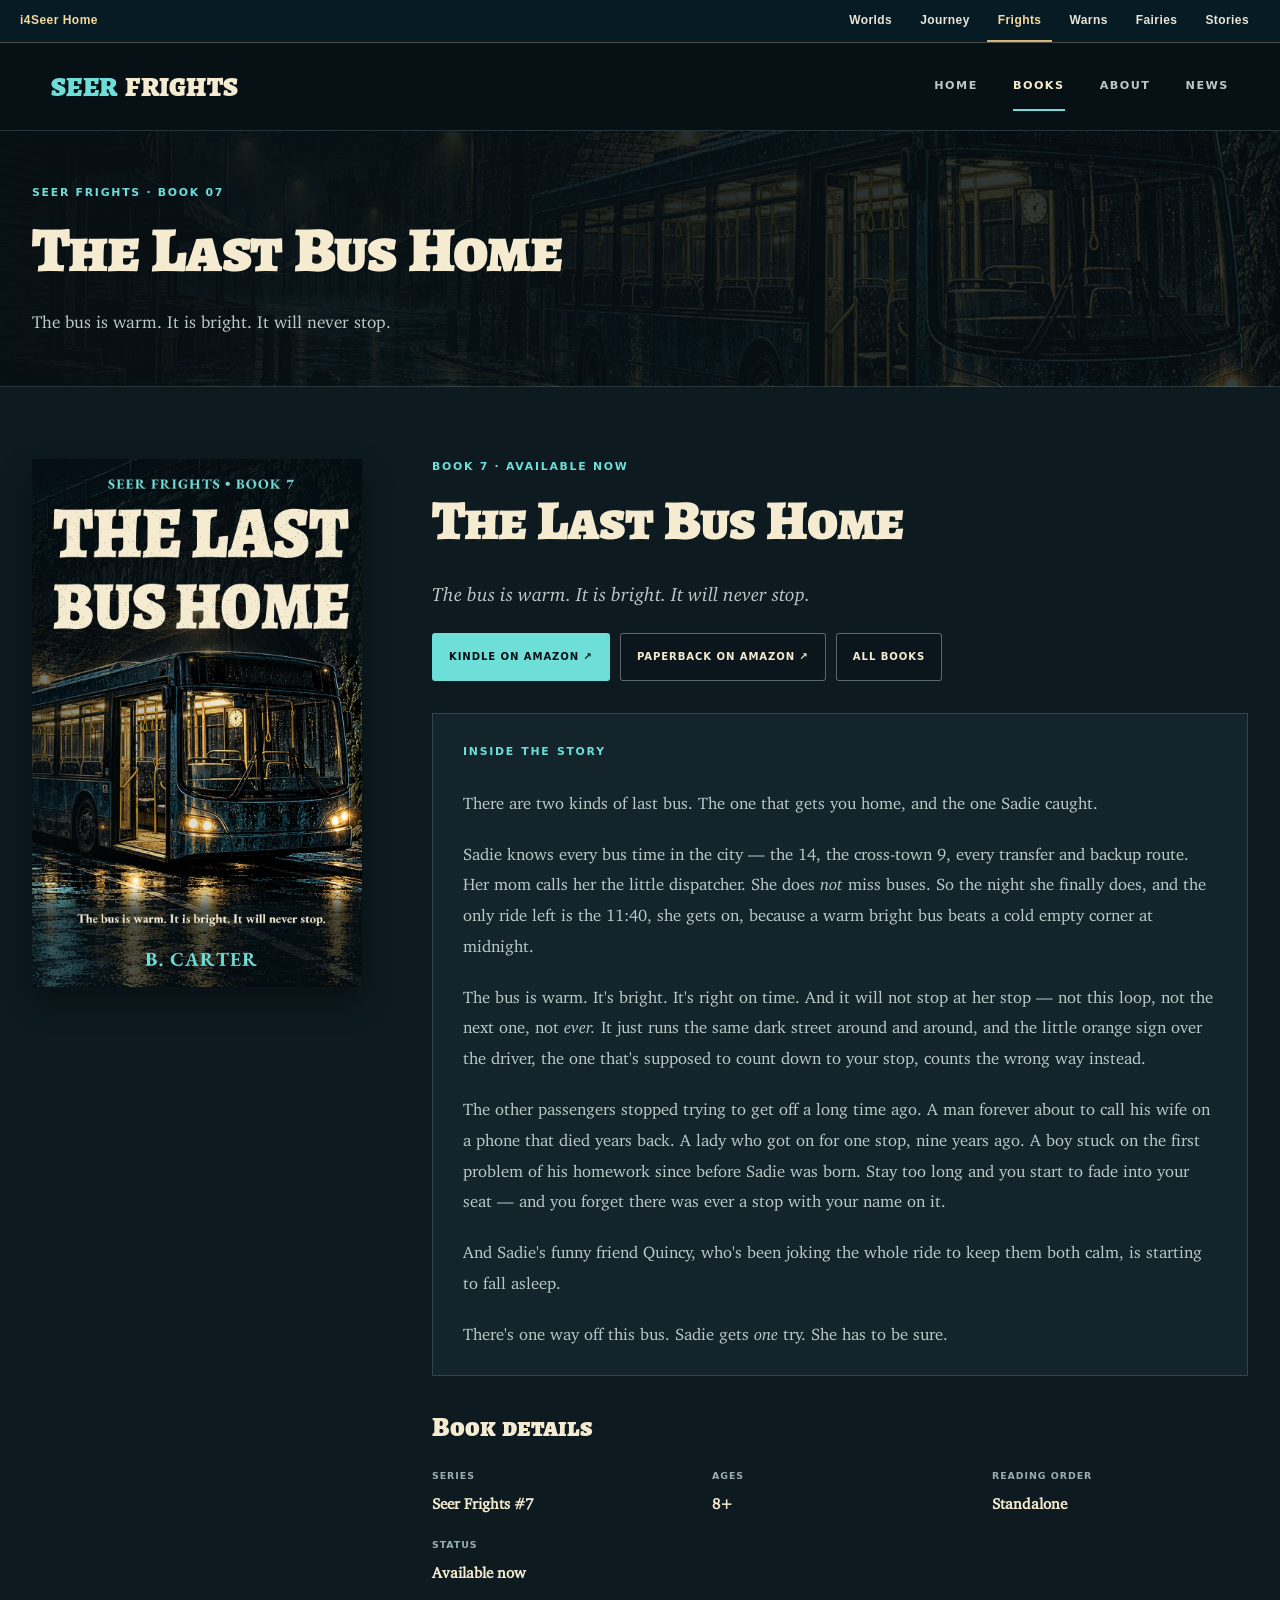
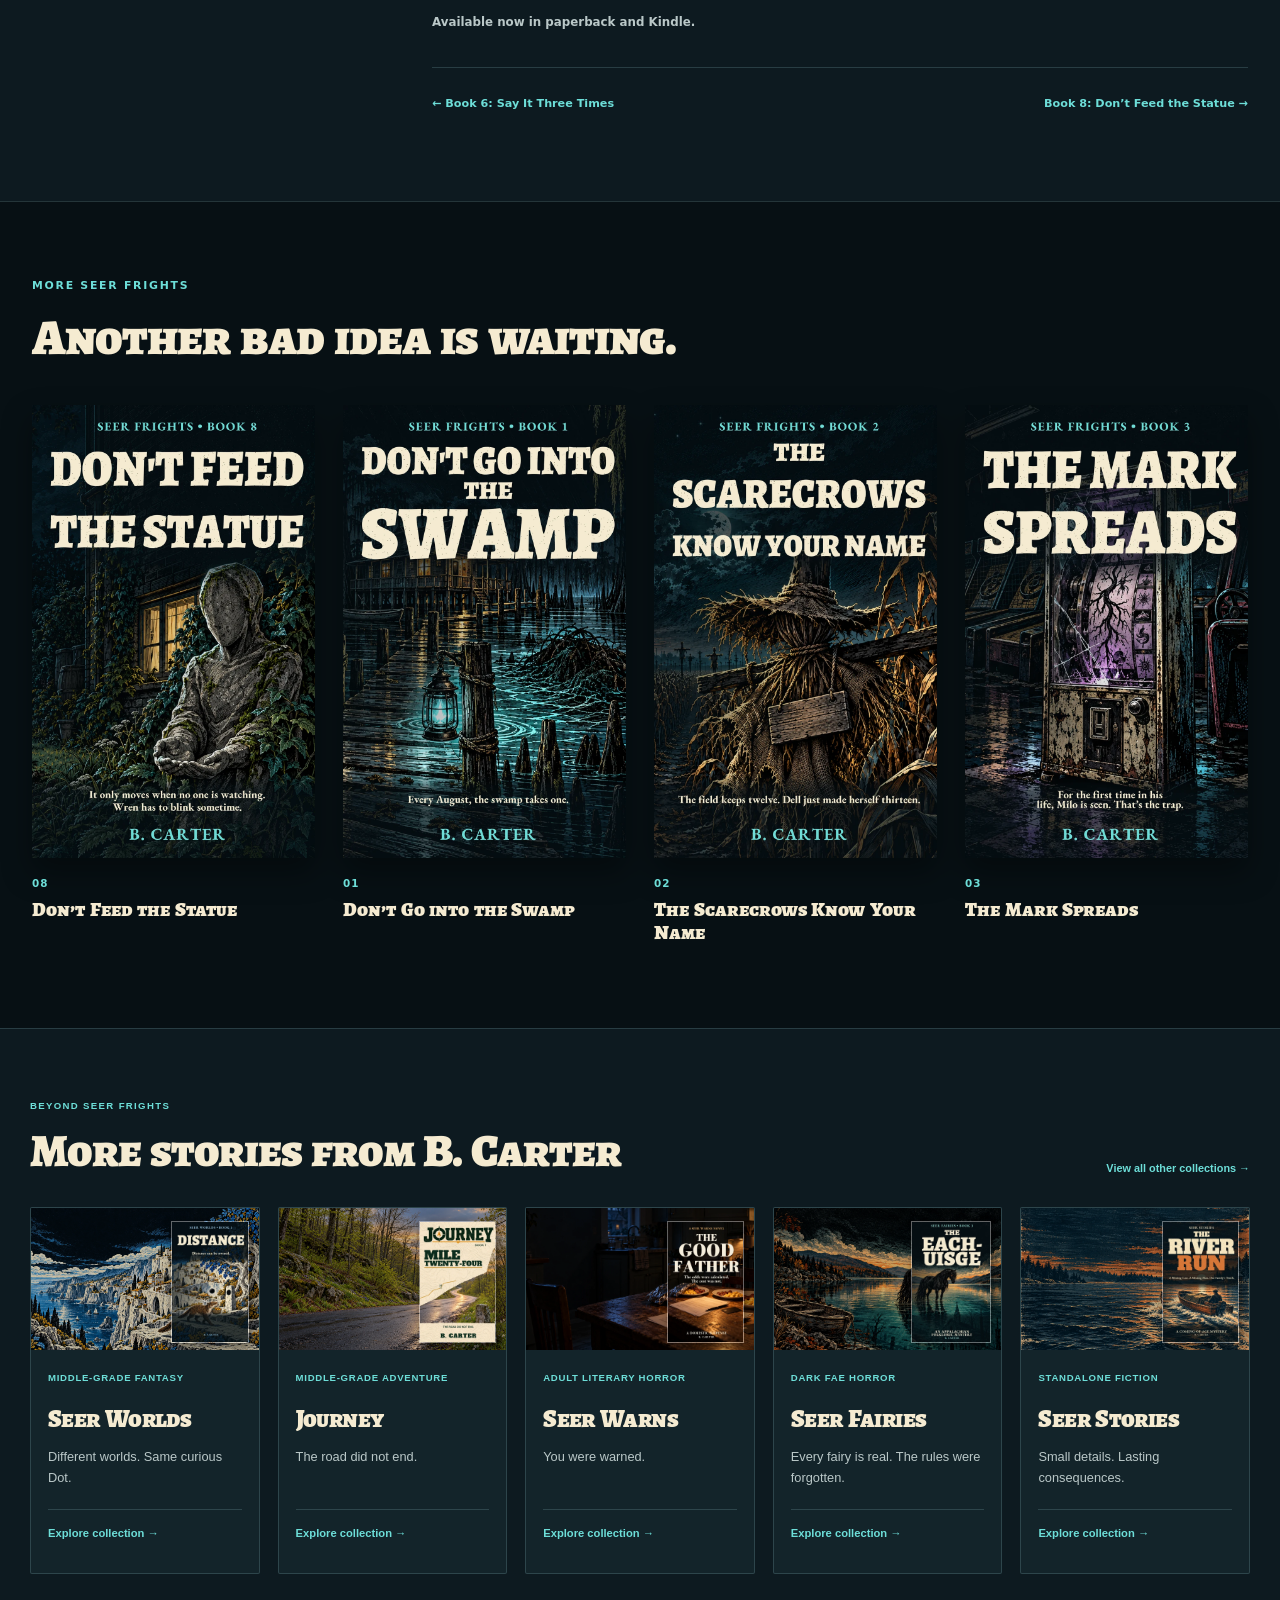
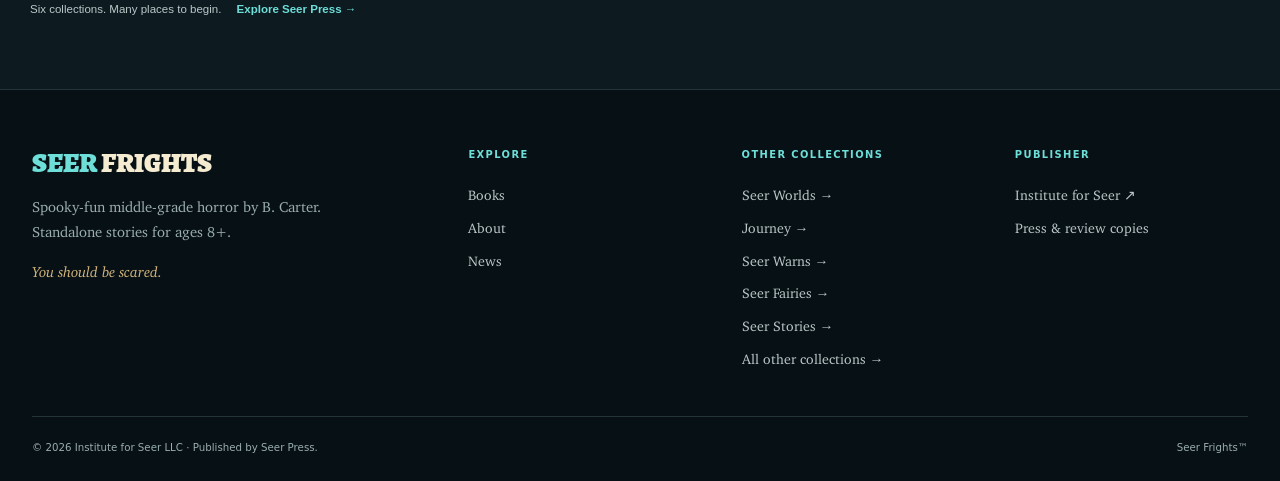
<file: books/the-last-bus-home/index.html>
<!doctype html>
<html lang="en">
<head>
<meta charset="utf-8">
<meta name="viewport" content="width=device-width,initial-scale=1">
<meta name="theme-color" content="#071014">
<meta name="description" content="The Last Bus Home is Book 7 of Seer Frights, the middle-grade horror series by B. Carter. The bus is warm. It is bright. It will never stop. Available now. Ages 8+.">
<link rel="icon" href="/favicon.svg?v=58784d5d8f10" type="image/svg+xml">
<link rel="manifest" href="/site.webmanifest?v=8c8b1dd5e869">
<link rel="preload" as="font" href="/assets/fonts/AlegreyaSC-Black.woff?v=925002864793" type="font/woff" crossorigin>
<link rel="stylesheet" href="/style.css?v=a24473a93cee">
<title>The Last Bus Home — Seer Frights #7</title>
<link rel="canonical" href="https://frights.i4seer.com/books/the-last-bus-home/">
<meta property="og:type" content="book">
<meta property="og:site_name" content="Seer Frights">
<meta property="og:url" content="https://frights.i4seer.com/books/the-last-bus-home/">
<meta property="og:title" content="The Last Bus Home — Seer Frights #7">
<meta property="og:description" content="The Last Bus Home is Book 7 of Seer Frights, the middle-grade horror series by B. Carter. The bus is warm. It is bright. It will never stop. Available now. Ages 8+.">
<meta property="og:image" content="https://frights.i4seer.com/images/cover-the-last-bus-home-front.jpg?v=70ef14ec91a4">
<meta name="twitter:card" content="summary_large_image">
<script type="application/ld+json">{"@context": "https://schema.org", "@type": "Book", "name": "The Last Bus Home", "url": "https://frights.i4seer.com/books/the-last-bus-home/", "image": "https://frights.i4seer.com/images/cover-the-last-bus-home-front.jpg?v=70ef14ec91a4", "author": {"@type": "Person", "name": "B. Carter"}, "isPartOf": {"@type": "BookSeries", "name": "Seer Frights"}, "bookEdition": "Book 7", "audience": {"@type": "PeopleAudience", "suggestedMinAge": 8}}</script>
<link rel="stylesheet" data-seer-collections href="/assets/seer-collections/collections.css?v=44b12e209f25"><link rel="stylesheet" data-seer-family href="/assets/seer-family.css?v=40966d814c1b"></head>
<body class="book-page-body book-7 book-detail-page">
<a class="skip" href="#main">Skip to content</a>
<!-- seer-family:start --><nav class="sp-family-nav" aria-label="Seer Press websites"><div class="sp-family-inner"><a class="sp-family-home" href="https://i4seer.com/">i4Seer Home</a><div class="sp-family-links"><a href="https://worlds.i4seer.com/">Worlds</a><a href="https://journey.i4seer.com/">Journey</a><a href="https://frights.i4seer.com/" aria-current="true">Frights</a><a href="https://warns.i4seer.com/">Warns</a><a href="https://fairies.i4seer.com/">Fairies</a><a href="https://stories.i4seer.com/">Stories</a></div><details class="sp-family-mobile"><summary>Collections</summary><div class="sp-family-menu"><a href="https://worlds.i4seer.com/">Worlds</a><a href="https://journey.i4seer.com/">Journey</a><a href="https://frights.i4seer.com/" aria-current="true">Frights</a><a href="https://warns.i4seer.com/">Warns</a><a href="https://fairies.i4seer.com/">Fairies</a><a href="https://stories.i4seer.com/">Stories</a></div></details></div></nav><!-- seer-family:end --><header class="site-header" id="top">
  <a class="brand" href="/" aria-label="Seer Frights home"><span class="brand-seer">SEER</span><span class="brand-frights">FRIGHTS</span></a>
  <button class="menu-btn" type="button" aria-expanded="false" aria-controls="main-nav"><span>Menu</span></button>
  <nav class="main-nav" id="main-nav" aria-label="Main navigation">
    <a href="/">Home</a>
    <a href="/books/" class="active" aria-current="page">Books</a>
    <a href="/about/">About</a>
    <a href="/news/">News</a>
  </nav>
</header>
<main id="main">
<section class="sub-hero book-title-band" aria-labelledby="book-page-title">
  <div class="shell"><p class="eyebrow light">Seer Frights · Book 07</p><h1 id="book-page-title">The Last Bus Home</h1><p>The bus is warm. It is bright. It will never stop.</p></div>
</section>
<section class="book-page">
  <div class="shell book-layout">
    <aside class="book-cover-column" aria-label="Book cover"><picture class="book-cover-large">
      <source srcset="/images/cover-the-last-bus-home-front-web.webp?v=27f4b6701b34" type="image/webp">
      <img src="/images/cover-the-last-bus-home-front.jpg?v=70ef14ec91a4" alt="The Last Bus Home — Seer Frights Book 7 cover" loading="eager" decoding="async" width="900" height="1440">
    </picture></aside>
    <article class="book-content" aria-labelledby="book-detail-title">
      <p class="eyebrow">Book 7 · Available now</p>
      <h2 class="book-detail-title" id="book-detail-title">The Last Bus Home</h2>
      <p class="book-hook">The bus is warm. It is bright. It will never stop.</p>
      <div class="btn-row book-actions"><a class="btn btn-accent" href="https://www.amazon.com/dp/B0HMJRS6BF" target="_blank" rel="noopener">Kindle on Amazon ↗</a><a class="btn btn-paper" href="https://www.amazon.com/dp/B0HMJXF6CS" target="_blank" rel="noopener">Paperback on Amazon ↗</a><a class="btn btn-paper" href="/books/">All books</a></div>
      <section class="book-story" aria-labelledby="the-last-bus-home-story-title"><h3 class="eyebrow" id="the-last-bus-home-story-title">Inside the story</h3><div class="synopsis"><p>There are two kinds of last bus. The one that gets you home, and the one Sadie caught.</p><p>Sadie knows every bus time in the city — the 14, the cross-town 9, every transfer and backup route. Her mom calls her the little dispatcher. She does <i>not</i> miss buses. So the night she finally does, and the only ride left is the 11:40, she gets on, because a warm bright bus beats a cold empty corner at midnight.</p><p>The bus is warm. It's bright. It's right on time. And it will not stop at her stop — not this loop, not the next one, not <i>ever.</i> It just runs the same dark street around and around, and the little orange sign over the driver, the one that's supposed to count down to your stop, counts the wrong way instead.</p><p>The other passengers stopped trying to get off a long time ago. A man forever about to call his wife on a phone that died years back. A lady who got on for one stop, nine years ago. A boy stuck on the first problem of his homework since before Sadie was born. Stay too long and you start to fade into your seat — and you forget there was ever a stop with your name on it.</p><p>And Sadie's funny friend Quincy, who's been joking the whole ride to keep them both calm, is starting to fall asleep.</p><p>There's one way off this bus. Sadie gets <i>one</i> try. She has to be sure.</p></div></section>
      <section class="book-facts" aria-labelledby="the-last-bus-home-facts-title"><h3 id="the-last-bus-home-facts-title">Book details</h3><div class="book-meta"><div><span>Series</span><strong>Seer Frights #7</strong></div><div><span>Ages</span><strong>8+</strong></div><div><span>Reading order</span><strong>Standalone</strong></div><div><span>Status</span><strong>Available now</strong></div></div></section>
      <p class="availability">Available now in paperback and Kindle.</p>
      <nav class="book-navigation" aria-label="Book navigation"><a href="/books/say-it-three-times/">← Book 6: Say It Three Times</a><a href="/books/dont-feed-the-statue/">Book 8: Don’t Feed the Statue →</a></nav>
    </article>
  </div>
</section>
<section class="related-section"><div class="shell"><header class="section-head dark"><p class="eyebrow light">More Seer Frights</p><h2>Another bad idea is waiting.</h2></header><div class="cover-shelf related-shelf"><a class="cover-tile" href="/books/dont-feed-the-statue/">
  <picture class="cover-tile-art">
      <source srcset="/images/cover-dont-feed-the-statue-front-web.webp?v=f8c69c6872f6" type="image/webp">
      <img src="/images/cover-dont-feed-the-statue-front.jpg?v=21f451696859" alt="Don’t Feed the Statue — Seer Frights Book 8 cover" loading="lazy" decoding="async" width="900" height="1440">
    </picture>
  <span class="cover-num">08</span><strong>Don’t Feed the Statue</strong>
</a><a class="cover-tile" href="/books/dont-go-into-the-swamp/">
  <picture class="cover-tile-art">
      <source srcset="/images/cover-dont-go-into-the-swamp-front-web.webp?v=6add42b7c00b" type="image/webp">
      <img src="/images/cover-dont-go-into-the-swamp-front.jpg?v=c84b17ef683e" alt="Don’t Go into the Swamp — Seer Frights Book 1 cover" loading="lazy" decoding="async" width="900" height="1440">
    </picture>
  <span class="cover-num">01</span><strong>Don’t Go into the Swamp</strong>
</a><a class="cover-tile" href="/books/the-scarecrows-know-your-name/">
  <picture class="cover-tile-art">
      <source srcset="/images/cover-the-scarecrows-know-your-name-front-web.webp?v=e320c18fe976" type="image/webp">
      <img src="/images/cover-the-scarecrows-know-your-name-front.jpg?v=9f2f838c07d8" alt="The Scarecrows Know Your Name — Seer Frights Book 2 cover" loading="lazy" decoding="async" width="900" height="1440">
    </picture>
  <span class="cover-num">02</span><strong>The Scarecrows Know Your Name</strong>
</a><a class="cover-tile" href="/books/the-mark-spreads/">
  <picture class="cover-tile-art">
      <source srcset="/images/cover-the-mark-spreads-front-web.webp?v=355424454a7a" type="image/webp">
      <img src="/images/cover-the-mark-spreads-front.jpg?v=4e0ef6e094a2" alt="The Mark Spreads — Seer Frights Book 3 cover" loading="lazy" decoding="async" width="900" height="1440">
    </picture>
  <span class="cover-num">03</span><strong>The Mark Spreads</strong>
</a></div></div></section><!-- seer-collections:start --><section class="seer-discovery sc-preview sc-theme-seer-frights" aria-labelledby="sc-discovery-title"><div class="sc-shell"><div class="sc-top"><div><p class="sc-eyebrow">Beyond Seer Frights</p><h2 class="sc-heading" id="sc-discovery-title">More stories from B. Carter</h2></div><a class="sc-all" href="/other-series/">View all other collections →</a></div><div class="sc-grid"><article class="sc-card"><a class="sc-art" href="https://worlds.i4seer.com/"  aria-label="Explore Seer Worlds"><img src="/assets/seer-collections/seer-worlds-20261026.webp?v=080869907df6" width="1920" height="1080" alt="A white cliff city above blue trees and a sunlit sea, from the Distance cover artwork" loading="lazy" decoding="async"><img class="sc-cover" src="/assets/seer-collections/covers/seer-worlds.webp?v=0a0017a8d638" width="400" height="640" alt="Distance — Seer Worlds cover" loading="lazy" decoding="async"></a><div class="sc-card-body"><p class="sc-genre">Middle-grade fantasy</p><h3 class="sc-title"><a href="https://worlds.i4seer.com/" >Seer Worlds</a></h3><p class="sc-description">Different worlds. Same curious Dot.</p><a class="sc-explore" href="https://worlds.i4seer.com/"  aria-label="Visit Seer Worlds website">Explore collection <span aria-hidden="true">→</span></a></div></article><article class="sc-card"><a class="sc-art" href="https://journey.i4seer.com/"  aria-label="Explore Journey"><img src="/assets/seer-collections/journey-20261026.webp?v=2557f8215bd3" width="1600" height="1000" alt="A forest road at sunset beside a stone mile marker numbered 24" loading="lazy" decoding="async"><img class="sc-cover" src="/assets/seer-collections/covers/journey.webp?v=033c9ab4b2d8" width="400" height="640" alt="Mile Twenty-Four — Journey cover" loading="lazy" decoding="async"></a><div class="sc-card-body"><p class="sc-genre">Middle-grade adventure</p><h3 class="sc-title"><a href="https://journey.i4seer.com/" >Journey</a></h3><p class="sc-description">The road did not end.</p><a class="sc-explore" href="https://journey.i4seer.com/"  aria-label="Visit Journey website">Explore collection <span aria-hidden="true">→</span></a></div></article><article class="sc-card"><a class="sc-art" href="https://warns.i4seer.com/"  aria-label="Explore Seer Warns"><img src="/assets/seer-collections/seer-warns-20261026.webp?v=1e2dca0f1b58" width="1755" height="896" alt="Two plates and an unfinished document on a dark kitchen table, from The Good Father cover artwork" loading="lazy" decoding="async"><img class="sc-cover" src="/assets/seer-collections/covers/seer-warns.webp?v=27cee7fb8231" width="400" height="640" alt="The Good Father — Seer Warns cover" loading="lazy" decoding="async"></a><div class="sc-card-body"><p class="sc-genre">Adult literary horror</p><h3 class="sc-title"><a href="https://warns.i4seer.com/" >Seer Warns</a></h3><p class="sc-description">You were warned.</p><a class="sc-explore" href="https://warns.i4seer.com/"  aria-label="Visit Seer Warns website">Explore collection <span aria-hidden="true">→</span></a></div></article><article class="sc-card"><a class="sc-art" href="https://fairies.i4seer.com/"  aria-label="Explore Seer Fairies"><img src="/assets/seer-collections/seer-fairies-20261031.webp?v=6d909c00bde5" width="1600" height="900" alt="A black water horse stands in a mountain lake above a submerged church, from The Each-Uisge artwork" loading="lazy" decoding="async"><img class="sc-cover" src="/assets/seer-collections/covers/seer-fairies.webp?v=c198504bc365" width="400" height="617" alt="The Each-Uisge — Seer Fairies cover" loading="lazy" decoding="async"></a><div class="sc-card-body"><p class="sc-genre">Dark fae horror</p><h3 class="sc-title"><a href="https://fairies.i4seer.com/" >Seer Fairies</a></h3><p class="sc-description">Every fairy is real. The rules were forgotten.</p><a class="sc-explore" href="https://fairies.i4seer.com/"  aria-label="Visit Seer Fairies website">Explore collection <span aria-hidden="true">→</span></a></div></article><article class="sc-card"><a class="sc-art" href="https://stories.i4seer.com/"  aria-label="Explore Seer Stories"><img src="/assets/seer-collections/seer-stories-20261026.webp?v=dfdf055b49df" width="1600" height="1000" alt="A river runner in a wooden boat at a copper sunset, from The River Run cover artwork" loading="lazy" decoding="async"><img class="sc-cover" src="/assets/seer-collections/covers/seer-stories.webp?v=05931e98deab" width="400" height="640" alt="The River Run — Seer Stories cover" loading="lazy" decoding="async"></a><div class="sc-card-body"><p class="sc-genre">Standalone fiction</p><h3 class="sc-title"><a href="https://stories.i4seer.com/" >Seer Stories</a></h3><p class="sc-description">Small details. Lasting consequences.</p><a class="sc-explore" href="https://stories.i4seer.com/"  aria-label="Visit Seer Stories website">Explore collection <span aria-hidden="true">→</span></a></div></article></div><p class="sc-publisher">Six collections. Many places to begin. <a href="https://i4seer.com/series/" >Explore Seer Press →</a></p></div></section><!-- seer-collections:end --></main>
<footer class="footer">
  <div class="shell footer-grid">
    <div class="footer-lead">
      <a class="footer-brand" href="/" aria-label="Seer Frights home"><span>SEER</span> <strong>FRIGHTS</strong></a>
      <p>Spooky-fun middle-grade horror by B. Carter. Standalone stories for ages 8+.</p>
      <p class="footer-tagline">You should be scared.</p>
    </div>
    <div><h4>Explore</h4><a href="/books/">Books</a><a href="/about/">About</a><a href="/news/">News</a></div>
    <div class="sc-footer-links"><h4>Other collections</h4><a href="https://worlds.i4seer.com/" >Seer Worlds →</a><a href="https://journey.i4seer.com/" >Journey →</a><a href="https://warns.i4seer.com/" >Seer Warns →</a><a href="https://fairies.i4seer.com/" >Seer Fairies →</a><a href="https://stories.i4seer.com/" >Seer Stories →</a><a href="/other-series/">All other collections →</a></div>
    <div><h4>Publisher</h4><a href="https://i4seer.com/" rel="noopener">Institute for Seer ↗</a><a href="mailto:press@i4seer.com">Press &amp; review copies</a></div>
  </div>
  <div class="shell footer-meta"><span>© 2026 Institute for Seer LLC · Published by Seer Press.</span><span>Seer Frights™</span></div>
</footer>
<script src="/site.js?v=ac3ad2c2c594"></script>
</body>
</html>
</file>
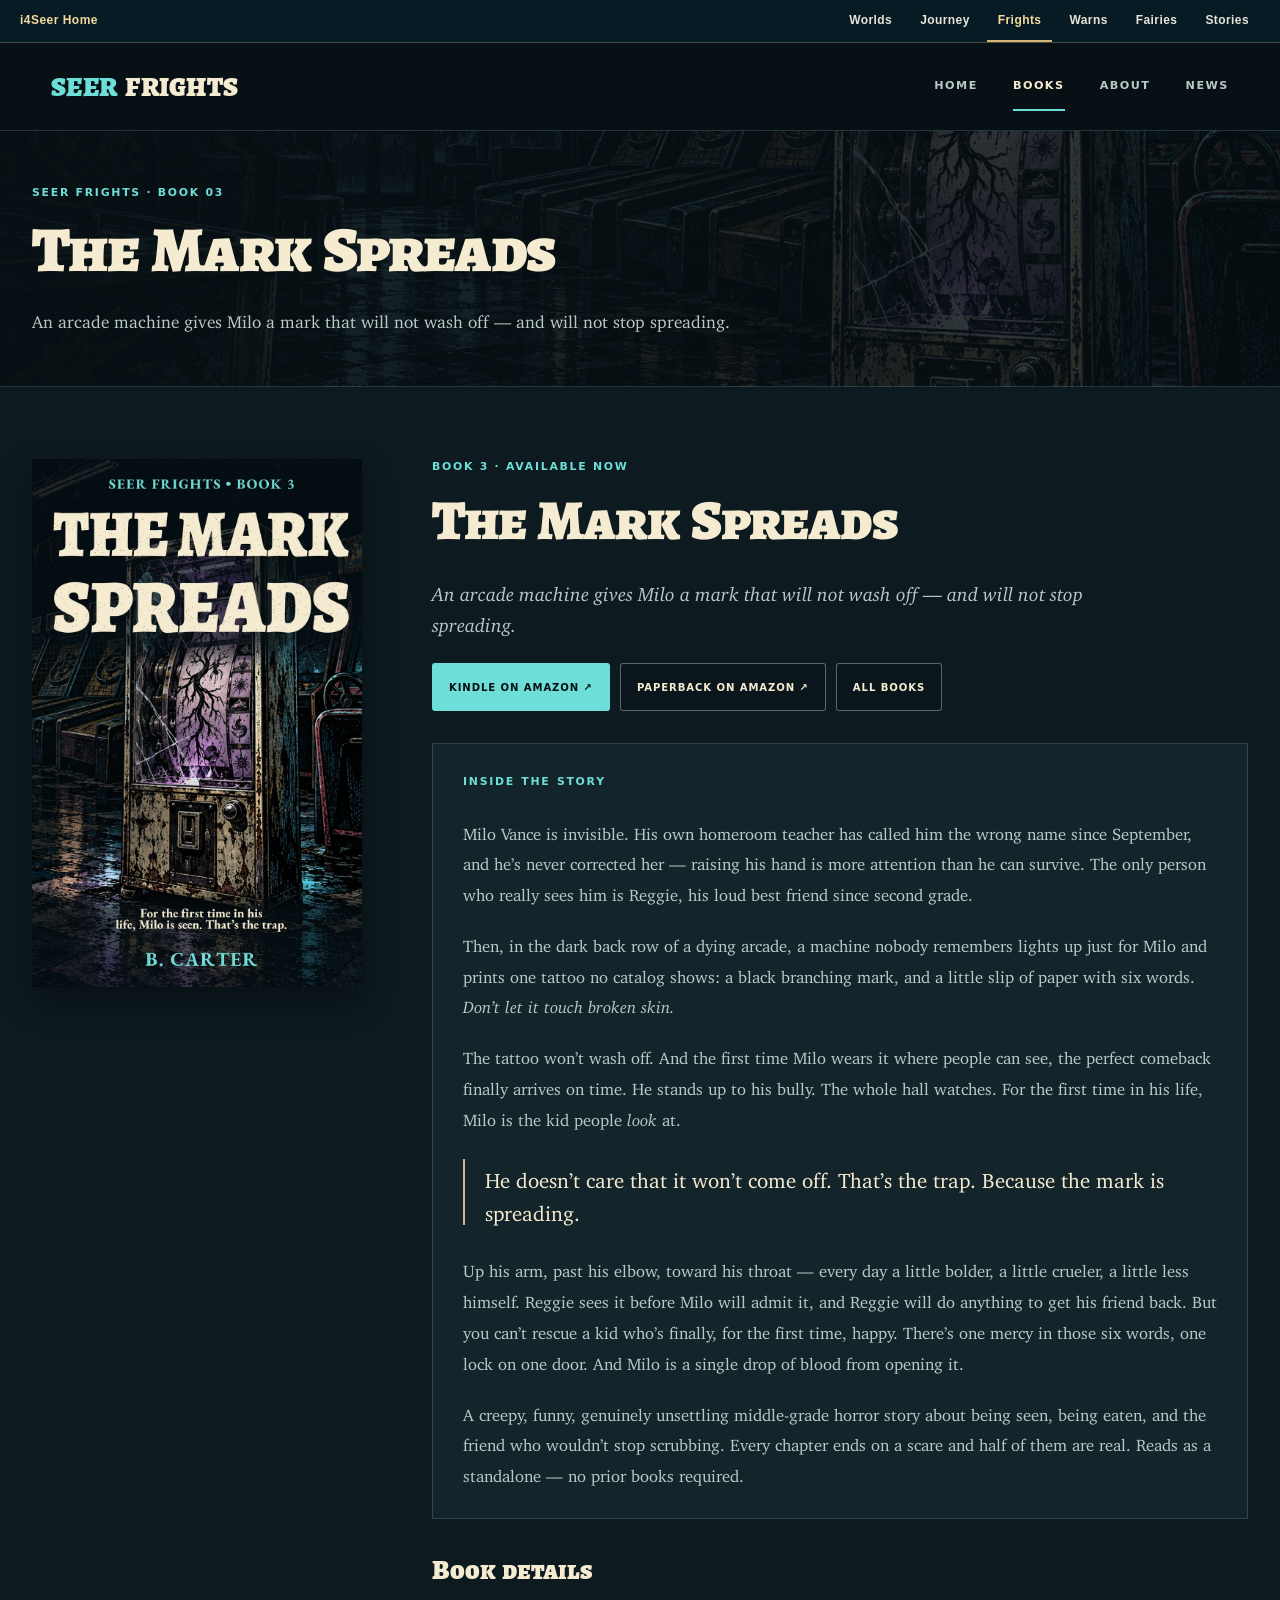
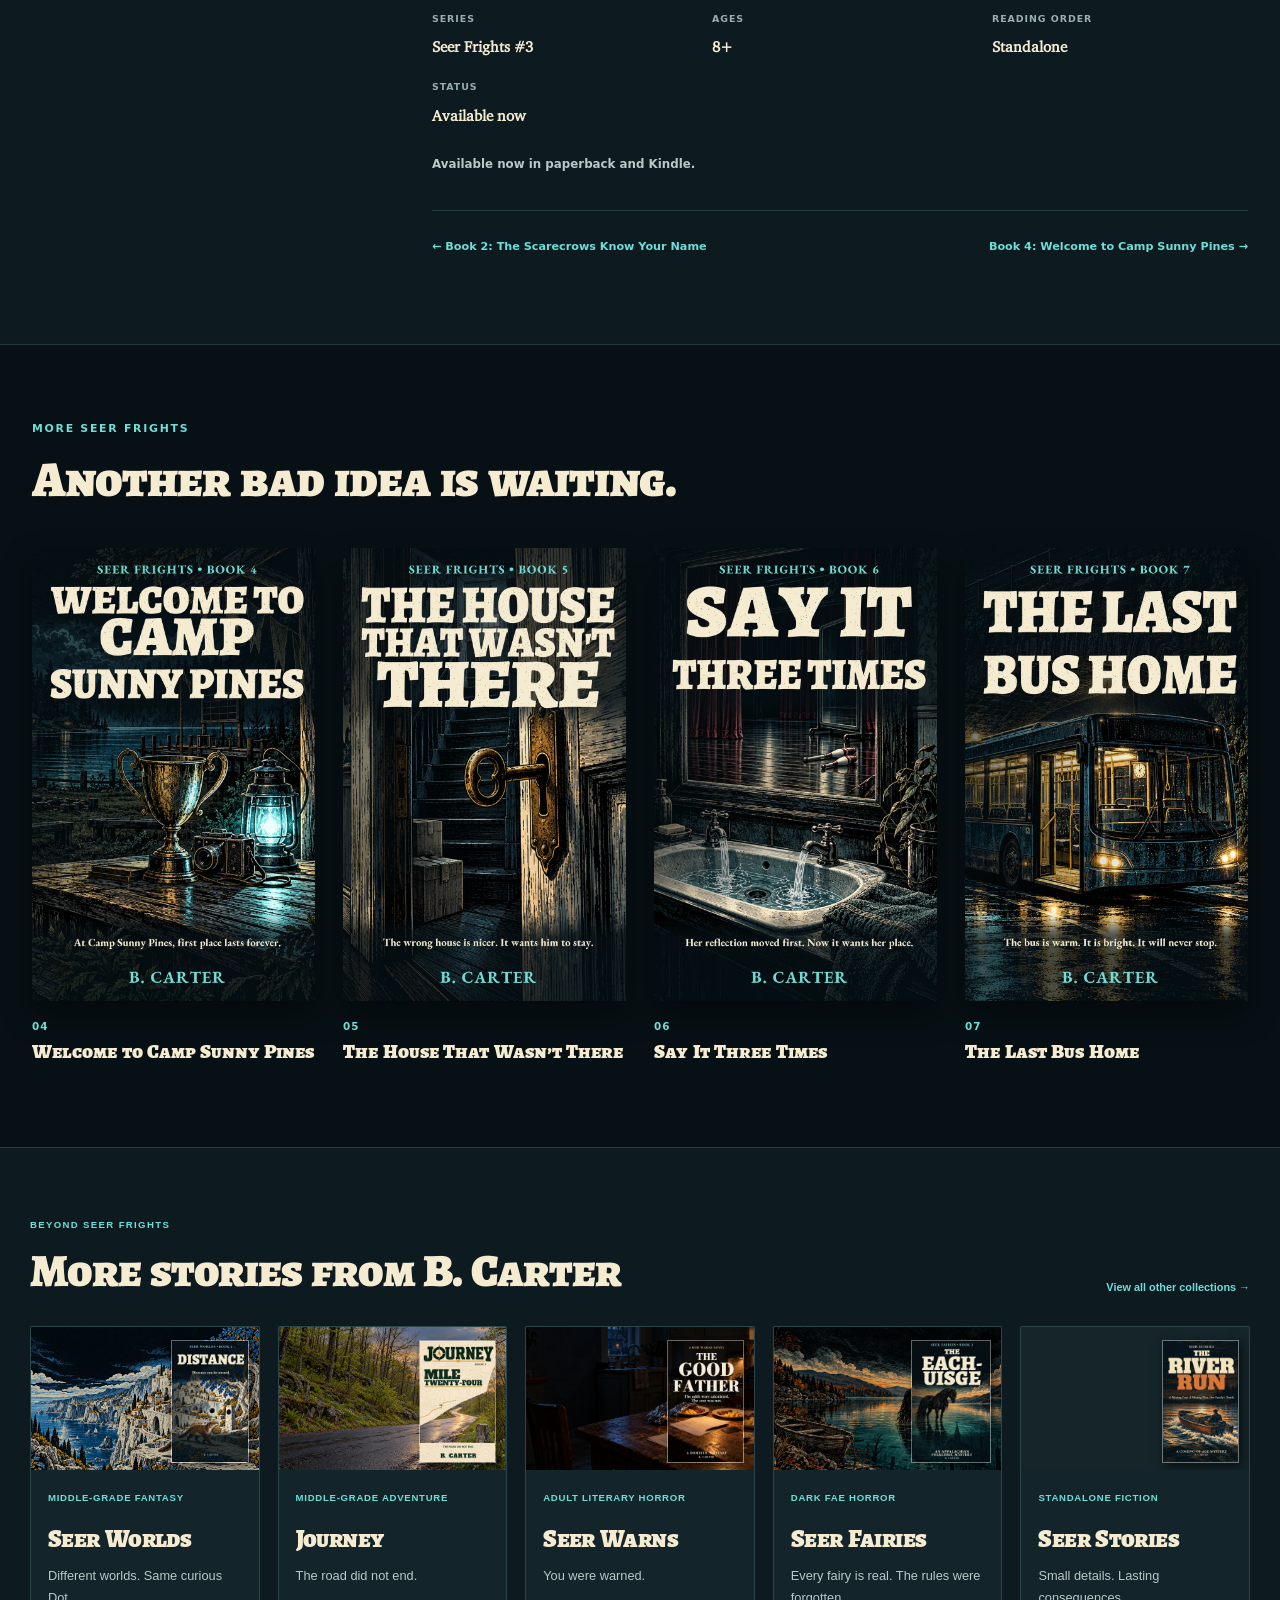
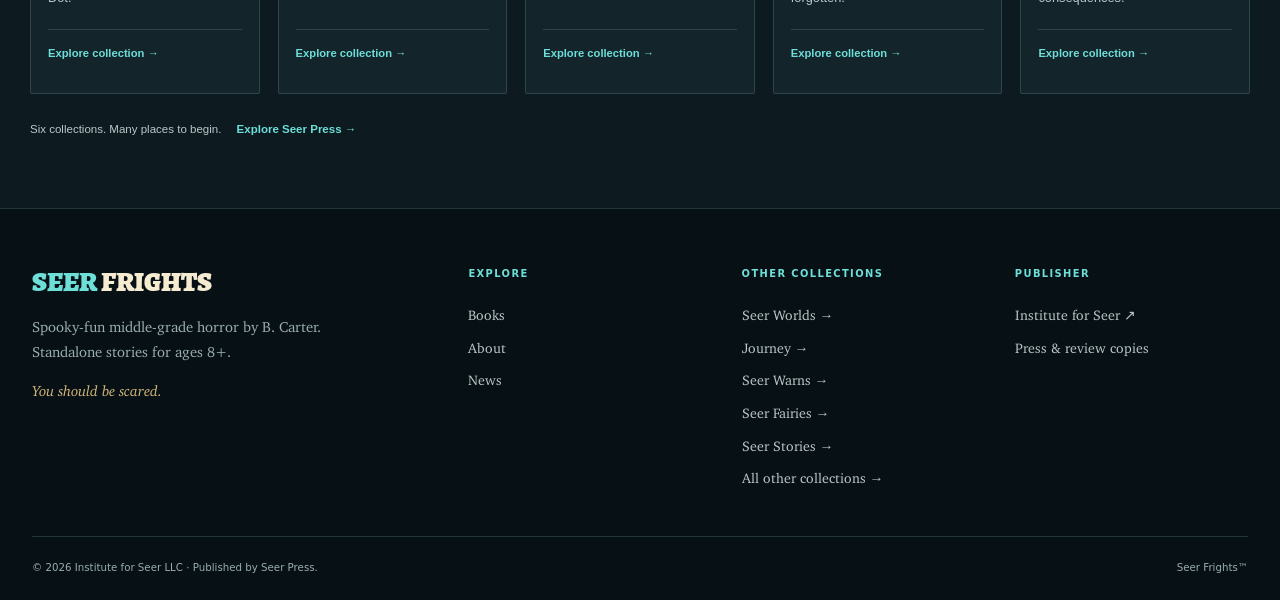
<file: books/the-mark-spreads/index.html>
<!doctype html>
<html lang="en">
<head>
<meta charset="utf-8">
<meta name="viewport" content="width=device-width,initial-scale=1">
<meta name="theme-color" content="#071014">
<meta name="description" content="The Mark Spreads is Book 3 of Seer Frights, the middle-grade horror series by B. Carter. An arcade machine prints invisible Milo a tattoo that won&#x27;t wash off — and won&#x27;t stop spreading. Ages 8+.">
<link rel="icon" href="/favicon.svg?v=58784d5d8f10" type="image/svg+xml">
<link rel="manifest" href="/site.webmanifest?v=8c8b1dd5e869">
<link rel="preload" as="font" href="/assets/fonts/AlegreyaSC-Black.woff?v=925002864793" type="font/woff" crossorigin>
<link rel="stylesheet" href="/style.css?v=a24473a93cee">
<title>The Mark Spreads — Seer Frights #3</title>
<link rel="canonical" href="https://frights.i4seer.com/books/the-mark-spreads/">
<meta property="og:type" content="book">
<meta property="og:site_name" content="Seer Frights">
<meta property="og:url" content="https://frights.i4seer.com/books/the-mark-spreads/">
<meta property="og:title" content="The Mark Spreads — Seer Frights #3">
<meta property="og:description" content="The Mark Spreads is Book 3 of Seer Frights, the middle-grade horror series by B. Carter. An arcade machine prints invisible Milo a tattoo that won&#x27;t wash off — and won&#x27;t stop spreading. Ages 8+.">
<meta property="og:image" content="https://frights.i4seer.com/images/cover-the-mark-spreads-front.jpg?v=4e0ef6e094a2">
<meta name="twitter:card" content="summary_large_image">
<script type="application/ld+json">{"@context": "https://schema.org", "@type": "Book", "name": "The Mark Spreads", "url": "https://frights.i4seer.com/books/the-mark-spreads/", "image": "https://frights.i4seer.com/images/cover-the-mark-spreads-front.jpg?v=4e0ef6e094a2", "author": {"@type": "Person", "name": "B. Carter"}, "isPartOf": {"@type": "BookSeries", "name": "Seer Frights"}, "bookEdition": "Book 3", "audience": {"@type": "PeopleAudience", "suggestedMinAge": 8}}</script>
<link rel="stylesheet" data-seer-collections href="/assets/seer-collections/collections.css?v=44b12e209f25"><link rel="stylesheet" data-seer-family href="/assets/seer-family.css?v=40966d814c1b"></head>
<body class="book-page-body book-3 book-detail-page">
<a class="skip" href="#main">Skip to content</a>
<!-- seer-family:start --><nav class="sp-family-nav" aria-label="Seer Press websites"><div class="sp-family-inner"><a class="sp-family-home" href="https://i4seer.com/">i4Seer Home</a><div class="sp-family-links"><a href="https://worlds.i4seer.com/">Worlds</a><a href="https://journey.i4seer.com/">Journey</a><a href="https://frights.i4seer.com/" aria-current="true">Frights</a><a href="https://warns.i4seer.com/">Warns</a><a href="https://fairies.i4seer.com/">Fairies</a><a href="https://stories.i4seer.com/">Stories</a></div><details class="sp-family-mobile"><summary>Collections</summary><div class="sp-family-menu"><a href="https://worlds.i4seer.com/">Worlds</a><a href="https://journey.i4seer.com/">Journey</a><a href="https://frights.i4seer.com/" aria-current="true">Frights</a><a href="https://warns.i4seer.com/">Warns</a><a href="https://fairies.i4seer.com/">Fairies</a><a href="https://stories.i4seer.com/">Stories</a></div></details></div></nav><!-- seer-family:end --><header class="site-header" id="top">
  <a class="brand" href="/" aria-label="Seer Frights home"><span class="brand-seer">SEER</span><span class="brand-frights">FRIGHTS</span></a>
  <button class="menu-btn" type="button" aria-expanded="false" aria-controls="main-nav"><span>Menu</span></button>
  <nav class="main-nav" id="main-nav" aria-label="Main navigation">
    <a href="/">Home</a>
    <a href="/books/" class="active" aria-current="page">Books</a>
    <a href="/about/">About</a>
    <a href="/news/">News</a>
  </nav>
</header>
<main id="main">
<section class="sub-hero book-title-band" aria-labelledby="book-page-title">
  <div class="shell"><p class="eyebrow light">Seer Frights · Book 03</p><h1 id="book-page-title">The Mark Spreads</h1><p>An arcade machine gives Milo a mark that will not wash off — and will not stop spreading.</p></div>
</section>
<section class="book-page">
  <div class="shell book-layout">
    <aside class="book-cover-column" aria-label="Book cover"><picture class="book-cover-large">
      <source srcset="/images/cover-the-mark-spreads-front-web.webp?v=355424454a7a" type="image/webp">
      <img src="/images/cover-the-mark-spreads-front.jpg?v=4e0ef6e094a2" alt="The Mark Spreads — Seer Frights Book 3 cover" loading="eager" decoding="async" width="900" height="1440">
    </picture></aside>
    <article class="book-content" aria-labelledby="book-detail-title">
      <p class="eyebrow">Book 3 · Available now</p>
      <h2 class="book-detail-title" id="book-detail-title">The Mark Spreads</h2>
      <p class="book-hook">An arcade machine gives Milo a mark that will not wash off — and will not stop spreading.</p>
      <div class="btn-row book-actions"><a class="btn btn-accent" href="https://www.amazon.com/dp/B0HBR7T6J2" target="_blank" rel="noopener">Kindle on Amazon ↗</a><a class="btn btn-paper" href="https://www.amazon.com/dp/B0HBQTD5T2" target="_blank" rel="noopener">Paperback on Amazon ↗</a><a class="btn btn-paper" href="/books/">All books</a></div>
      <section class="book-story" aria-labelledby="the-mark-spreads-story-title"><h3 class="eyebrow" id="the-mark-spreads-story-title">Inside the story</h3><div class="synopsis"><p>Milo Vance is invisible. His own homeroom teacher has called him the wrong name since September, and he’s never corrected her — raising his hand is more attention than he can survive. The only person who really sees him is Reggie, his loud best friend since second grade.</p><p>Then, in the dark back row of a dying arcade, a machine nobody remembers lights up just for Milo and prints one tattoo no catalog shows: a black branching mark, and a little slip of paper with six words. <em>Don’t let it touch broken skin.</em></p><p>The tattoo won’t wash off. And the first time Milo wears it where people can see, the perfect comeback finally arrives on time. He stands up to his bully. The whole hall watches. For the first time in his life, Milo is the kid people <em>look</em> at.</p><p class="pull-quote">He doesn’t care that it won’t come off. That’s the trap. Because the mark is spreading.</p><p>Up his arm, past his elbow, toward his throat — every day a little bolder, a little crueler, a little less himself. Reggie sees it before Milo will admit it, and Reggie will do anything to get his friend back. But you can’t rescue a kid who’s finally, for the first time, happy. There’s one mercy in those six words, one lock on one door. And Milo is a single drop of blood from opening it.</p><p>A creepy, funny, genuinely unsettling middle-grade horror story about being seen, being eaten, and the friend who wouldn’t stop scrubbing. Every chapter ends on a scare and half of them are real. Reads as a standalone — no prior books required.</p></div></section>
      <section class="book-facts" aria-labelledby="the-mark-spreads-facts-title"><h3 id="the-mark-spreads-facts-title">Book details</h3><div class="book-meta"><div><span>Series</span><strong>Seer Frights #3</strong></div><div><span>Ages</span><strong>8+</strong></div><div><span>Reading order</span><strong>Standalone</strong></div><div><span>Status</span><strong>Available now</strong></div></div></section>
      <p class="availability">Available now in paperback and Kindle.</p>
      <nav class="book-navigation" aria-label="Book navigation"><a href="/books/the-scarecrows-know-your-name/">← Book 2: The Scarecrows Know Your Name</a><a href="/books/welcome-to-camp-sunny-pines/">Book 4: Welcome to Camp Sunny Pines →</a></nav>
    </article>
  </div>
</section>
<section class="related-section"><div class="shell"><header class="section-head dark"><p class="eyebrow light">More Seer Frights</p><h2>Another bad idea is waiting.</h2></header><div class="cover-shelf related-shelf"><a class="cover-tile" href="/books/welcome-to-camp-sunny-pines/">
  <picture class="cover-tile-art">
      <source srcset="/images/cover-welcome-to-camp-sunny-pines-front-web.webp?v=fcb2228fa3a2" type="image/webp">
      <img src="/images/cover-welcome-to-camp-sunny-pines-front.jpg?v=1be333fa040a" alt="Welcome to Camp Sunny Pines — Seer Frights Book 4 cover" loading="lazy" decoding="async" width="900" height="1440">
    </picture>
  <span class="cover-num">04</span><strong>Welcome to Camp Sunny Pines</strong>
</a><a class="cover-tile" href="/books/the-house-that-wasnt-there/">
  <picture class="cover-tile-art">
      <source srcset="/images/cover-the-house-that-wasnt-there-front-web.webp?v=412b9fca484d" type="image/webp">
      <img src="/images/cover-the-house-that-wasnt-there-front.jpg?v=3366bee51791" alt="The House That Wasn’t There — Seer Frights Book 5 cover" loading="lazy" decoding="async" width="900" height="1440">
    </picture>
  <span class="cover-num">05</span><strong>The House That Wasn’t There</strong>
</a><a class="cover-tile" href="/books/say-it-three-times/">
  <picture class="cover-tile-art">
      <source srcset="/images/cover-say-it-three-times-front-web.webp?v=ce48efd5ed99" type="image/webp">
      <img src="/images/cover-say-it-three-times-front.jpg?v=18e3a160930e" alt="Say It Three Times — Seer Frights Book 6 cover" loading="lazy" decoding="async" width="900" height="1440">
    </picture>
  <span class="cover-num">06</span><strong>Say It Three Times</strong>
</a><a class="cover-tile" href="/books/the-last-bus-home/">
  <picture class="cover-tile-art">
      <source srcset="/images/cover-the-last-bus-home-front-web.webp?v=27f4b6701b34" type="image/webp">
      <img src="/images/cover-the-last-bus-home-front.jpg?v=70ef14ec91a4" alt="The Last Bus Home — Seer Frights Book 7 cover" loading="lazy" decoding="async" width="900" height="1440">
    </picture>
  <span class="cover-num">07</span><strong>The Last Bus Home</strong>
</a></div></div></section><!-- seer-collections:start --><section class="seer-discovery sc-preview sc-theme-seer-frights" aria-labelledby="sc-discovery-title"><div class="sc-shell"><div class="sc-top"><div><p class="sc-eyebrow">Beyond Seer Frights</p><h2 class="sc-heading" id="sc-discovery-title">More stories from B. Carter</h2></div><a class="sc-all" href="/other-series/">View all other collections →</a></div><div class="sc-grid"><article class="sc-card"><a class="sc-art" href="https://worlds.i4seer.com/"  aria-label="Explore Seer Worlds"><img src="/assets/seer-collections/seer-worlds-20261026.webp?v=080869907df6" width="1920" height="1080" alt="A white cliff city above blue trees and a sunlit sea, from the Distance cover artwork" loading="lazy" decoding="async"><img class="sc-cover" src="/assets/seer-collections/covers/seer-worlds.webp?v=0a0017a8d638" width="400" height="640" alt="Distance — Seer Worlds cover" loading="lazy" decoding="async"></a><div class="sc-card-body"><p class="sc-genre">Middle-grade fantasy</p><h3 class="sc-title"><a href="https://worlds.i4seer.com/" >Seer Worlds</a></h3><p class="sc-description">Different worlds. Same curious Dot.</p><a class="sc-explore" href="https://worlds.i4seer.com/"  aria-label="Visit Seer Worlds website">Explore collection <span aria-hidden="true">→</span></a></div></article><article class="sc-card"><a class="sc-art" href="https://journey.i4seer.com/"  aria-label="Explore Journey"><img src="/assets/seer-collections/journey-20261026.webp?v=2557f8215bd3" width="1600" height="1000" alt="A forest road at sunset beside a stone mile marker numbered 24" loading="lazy" decoding="async"><img class="sc-cover" src="/assets/seer-collections/covers/journey.webp?v=033c9ab4b2d8" width="400" height="640" alt="Mile Twenty-Four — Journey cover" loading="lazy" decoding="async"></a><div class="sc-card-body"><p class="sc-genre">Middle-grade adventure</p><h3 class="sc-title"><a href="https://journey.i4seer.com/" >Journey</a></h3><p class="sc-description">The road did not end.</p><a class="sc-explore" href="https://journey.i4seer.com/"  aria-label="Visit Journey website">Explore collection <span aria-hidden="true">→</span></a></div></article><article class="sc-card"><a class="sc-art" href="https://warns.i4seer.com/"  aria-label="Explore Seer Warns"><img src="/assets/seer-collections/seer-warns-20261026.webp?v=1e2dca0f1b58" width="1755" height="896" alt="Two plates and an unfinished document on a dark kitchen table, from The Good Father cover artwork" loading="lazy" decoding="async"><img class="sc-cover" src="/assets/seer-collections/covers/seer-warns.webp?v=27cee7fb8231" width="400" height="640" alt="The Good Father — Seer Warns cover" loading="lazy" decoding="async"></a><div class="sc-card-body"><p class="sc-genre">Adult literary horror</p><h3 class="sc-title"><a href="https://warns.i4seer.com/" >Seer Warns</a></h3><p class="sc-description">You were warned.</p><a class="sc-explore" href="https://warns.i4seer.com/"  aria-label="Visit Seer Warns website">Explore collection <span aria-hidden="true">→</span></a></div></article><article class="sc-card"><a class="sc-art" href="https://fairies.i4seer.com/"  aria-label="Explore Seer Fairies"><img src="/assets/seer-collections/seer-fairies-20261031.webp?v=6d909c00bde5" width="1600" height="900" alt="A black water horse stands in a mountain lake above a submerged church, from The Each-Uisge artwork" loading="lazy" decoding="async"><img class="sc-cover" src="/assets/seer-collections/covers/seer-fairies.webp?v=c198504bc365" width="400" height="617" alt="The Each-Uisge — Seer Fairies cover" loading="lazy" decoding="async"></a><div class="sc-card-body"><p class="sc-genre">Dark fae horror</p><h3 class="sc-title"><a href="https://fairies.i4seer.com/" >Seer Fairies</a></h3><p class="sc-description">Every fairy is real. The rules were forgotten.</p><a class="sc-explore" href="https://fairies.i4seer.com/"  aria-label="Visit Seer Fairies website">Explore collection <span aria-hidden="true">→</span></a></div></article><article class="sc-card"><a class="sc-art" href="https://stories.i4seer.com/"  aria-label="Explore Seer Stories"><img src="/assets/seer-collections/seer-stories-20261026.webp?v=dfdf055b49df" width="1600" height="1000" alt="A river runner in a wooden boat at a copper sunset, from The River Run cover artwork" loading="lazy" decoding="async"><img class="sc-cover" src="/assets/seer-collections/covers/seer-stories.webp?v=05931e98deab" width="400" height="640" alt="The River Run — Seer Stories cover" loading="lazy" decoding="async"></a><div class="sc-card-body"><p class="sc-genre">Standalone fiction</p><h3 class="sc-title"><a href="https://stories.i4seer.com/" >Seer Stories</a></h3><p class="sc-description">Small details. Lasting consequences.</p><a class="sc-explore" href="https://stories.i4seer.com/"  aria-label="Visit Seer Stories website">Explore collection <span aria-hidden="true">→</span></a></div></article></div><p class="sc-publisher">Six collections. Many places to begin. <a href="https://i4seer.com/series/" >Explore Seer Press →</a></p></div></section><!-- seer-collections:end --></main>
<footer class="footer">
  <div class="shell footer-grid">
    <div class="footer-lead">
      <a class="footer-brand" href="/" aria-label="Seer Frights home"><span>SEER</span> <strong>FRIGHTS</strong></a>
      <p>Spooky-fun middle-grade horror by B. Carter. Standalone stories for ages 8+.</p>
      <p class="footer-tagline">You should be scared.</p>
    </div>
    <div><h4>Explore</h4><a href="/books/">Books</a><a href="/about/">About</a><a href="/news/">News</a></div>
    <div class="sc-footer-links"><h4>Other collections</h4><a href="https://worlds.i4seer.com/" >Seer Worlds →</a><a href="https://journey.i4seer.com/" >Journey →</a><a href="https://warns.i4seer.com/" >Seer Warns →</a><a href="https://fairies.i4seer.com/" >Seer Fairies →</a><a href="https://stories.i4seer.com/" >Seer Stories →</a><a href="/other-series/">All other collections →</a></div>
    <div><h4>Publisher</h4><a href="https://i4seer.com/" rel="noopener">Institute for Seer ↗</a><a href="mailto:press@i4seer.com">Press &amp; review copies</a></div>
  </div>
  <div class="shell footer-meta"><span>© 2026 Institute for Seer LLC · Published by Seer Press.</span><span>Seer Frights™</span></div>
</footer>
<script src="/site.js?v=ac3ad2c2c594"></script>
</body>
</html>
</file>
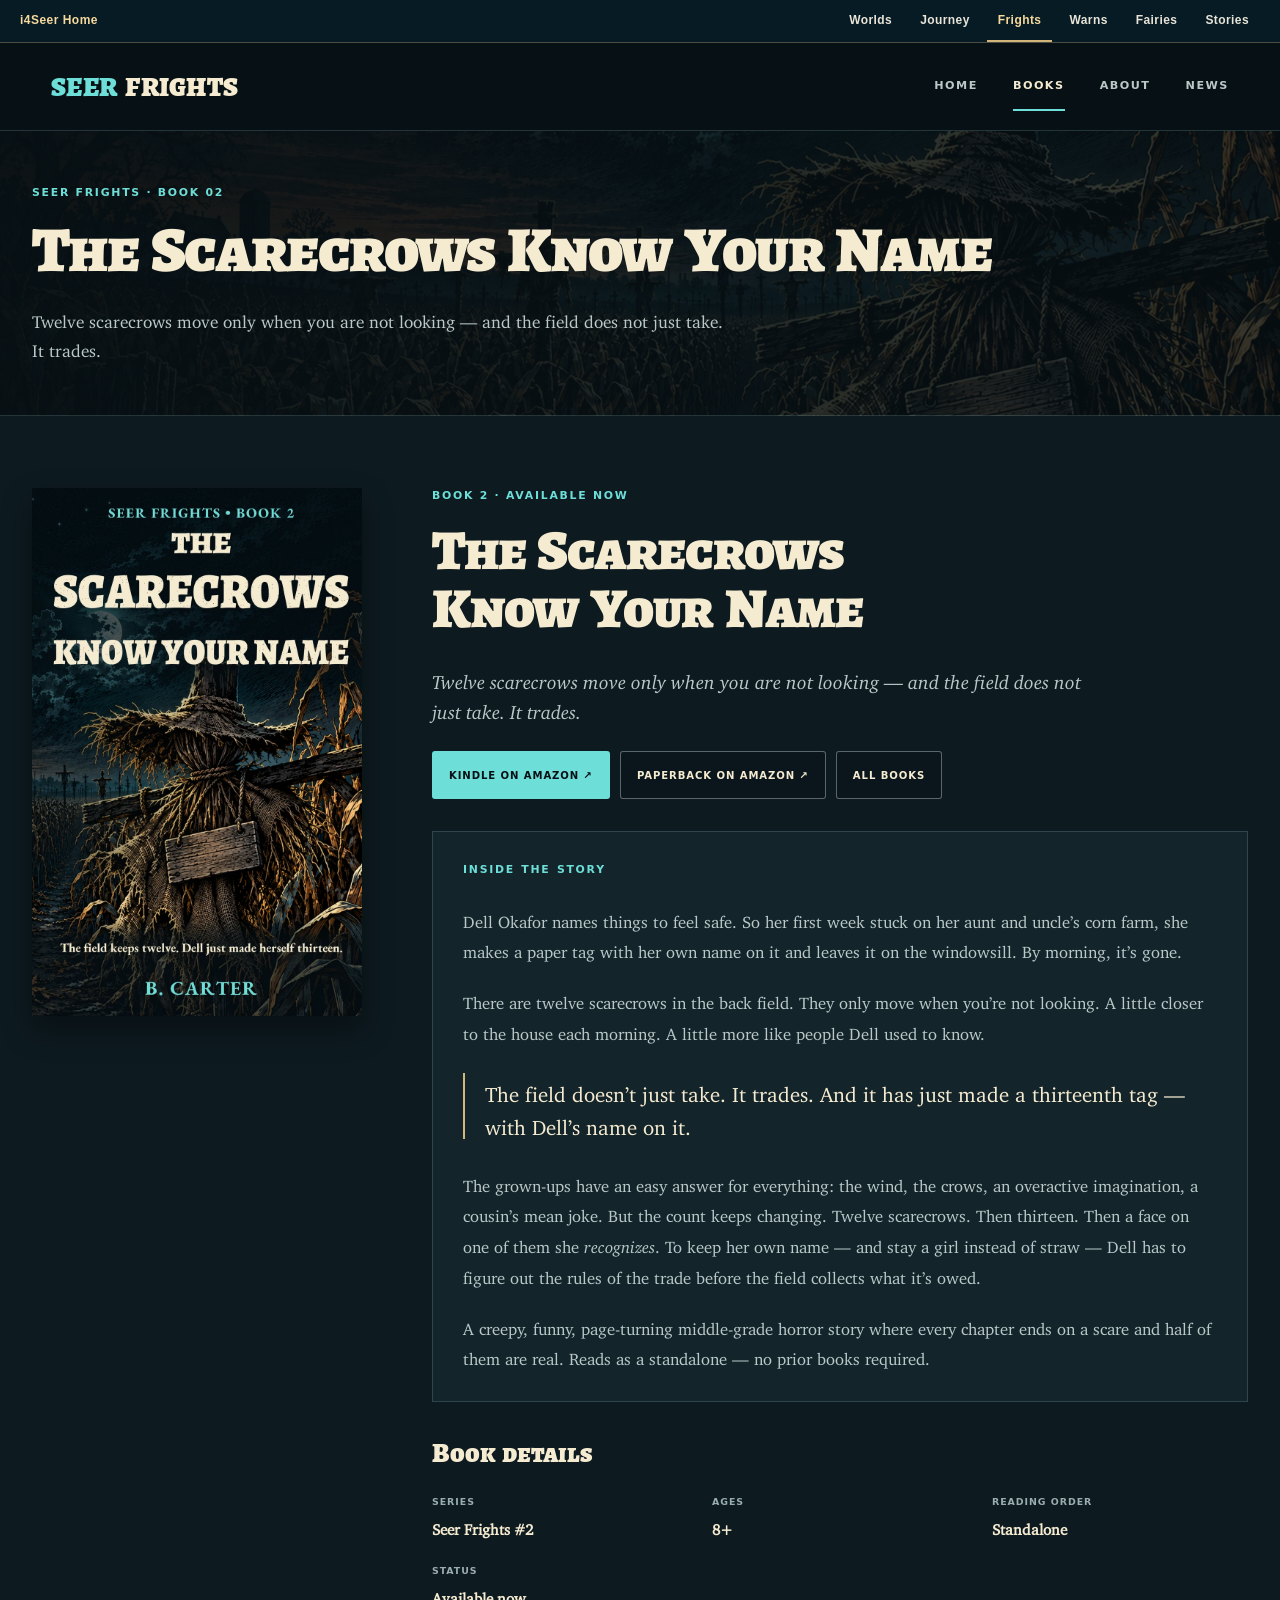
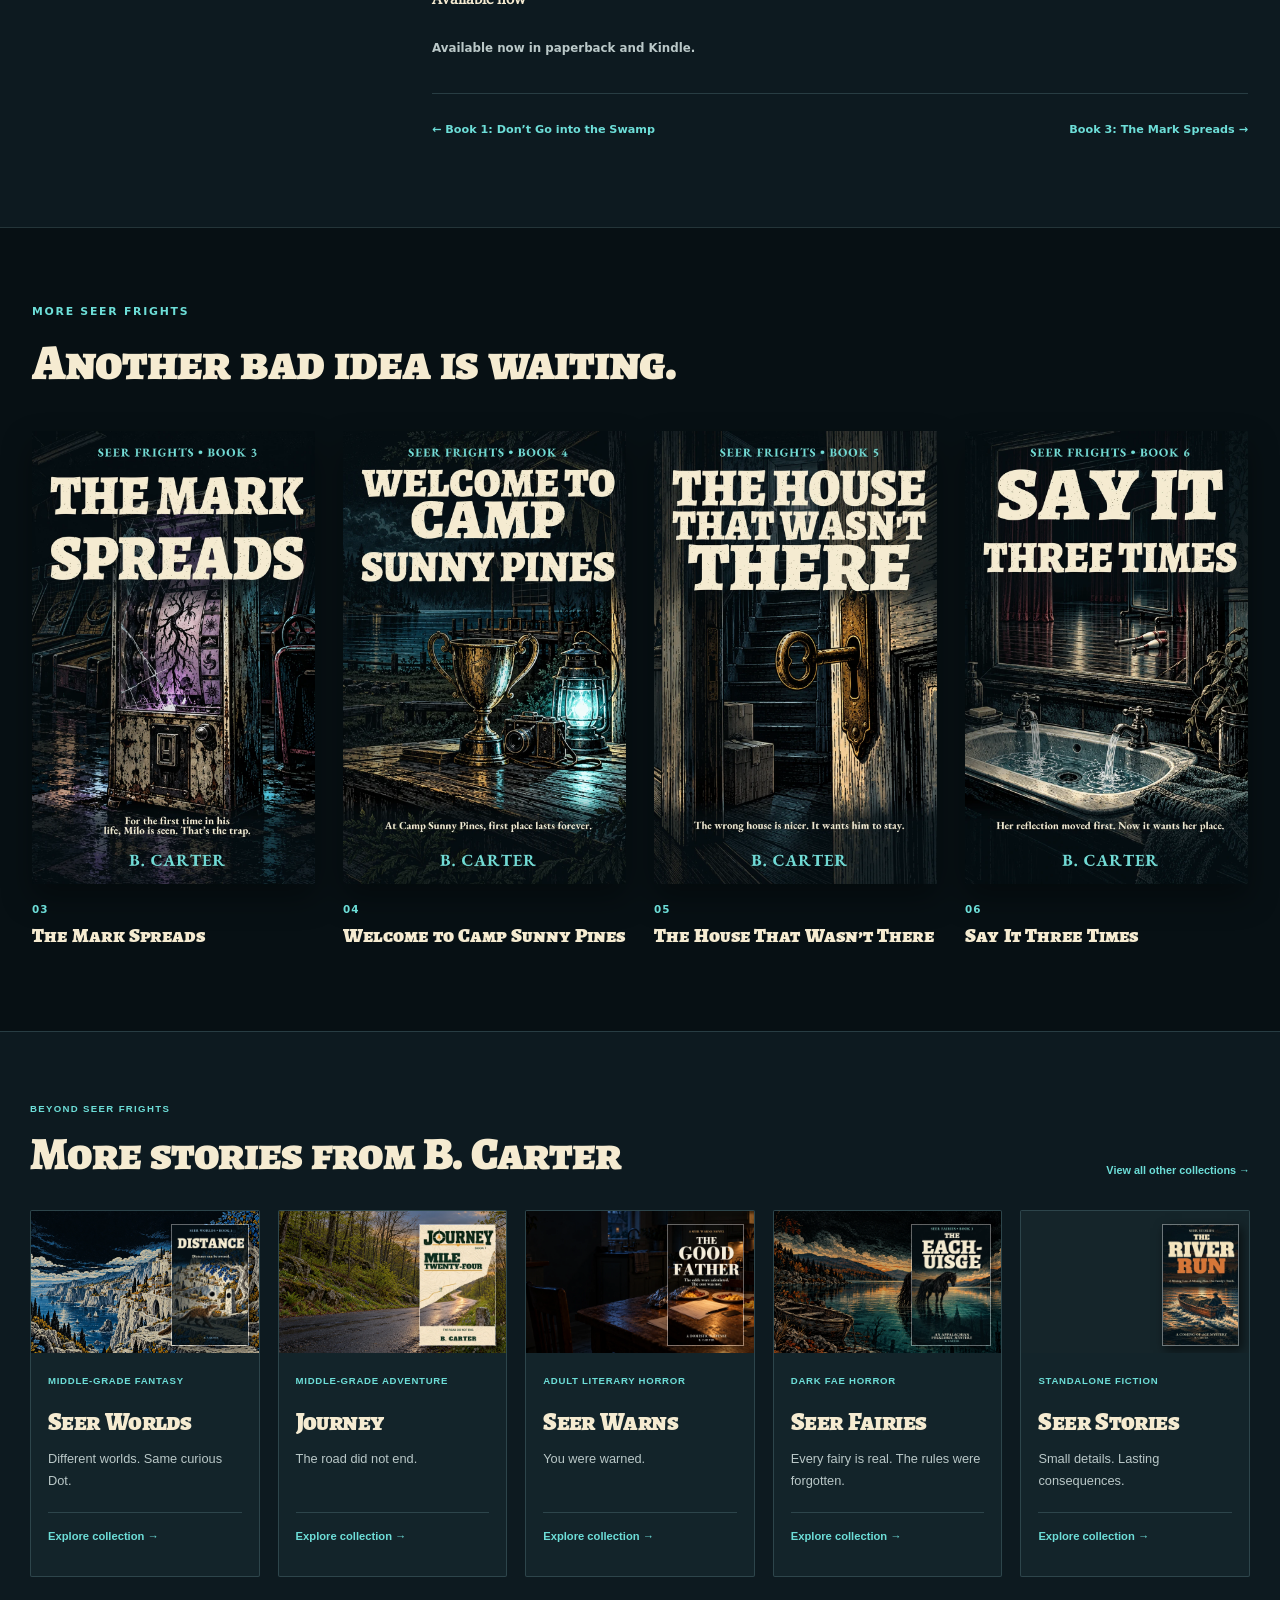
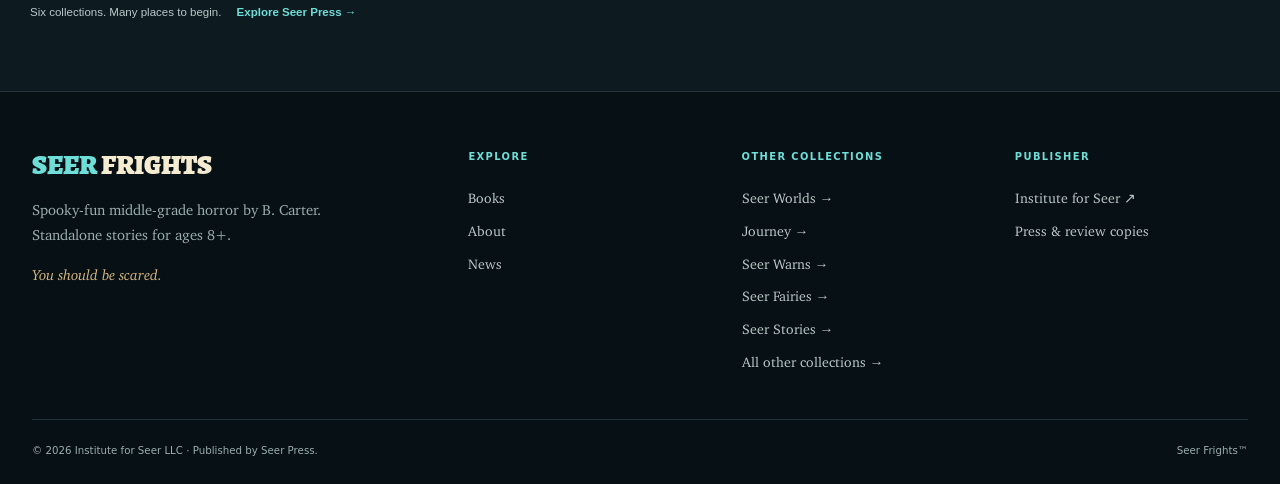
<file: books/the-scarecrows-know-your-name/index.html>
<!doctype html>
<html lang="en">
<head>
<meta charset="utf-8">
<meta name="viewport" content="width=device-width,initial-scale=1">
<meta name="theme-color" content="#071014">
<meta name="description" content="The Scarecrows Know Your Name is Book 2 of Seer Frights, the middle-grade horror series by B. Carter. Twelve scarecrows in the back field move only when you&#x27;re not looking — and the field doesn&#x27;t just take, it trades. Ages 8+.">
<link rel="icon" href="/favicon.svg?v=58784d5d8f10" type="image/svg+xml">
<link rel="manifest" href="/site.webmanifest?v=8c8b1dd5e869">
<link rel="preload" as="font" href="/assets/fonts/AlegreyaSC-Black.woff?v=925002864793" type="font/woff" crossorigin>
<link rel="stylesheet" href="/style.css?v=a24473a93cee">
<title>The Scarecrows Know Your Name — Seer Frights #2</title>
<link rel="canonical" href="https://frights.i4seer.com/books/the-scarecrows-know-your-name/">
<meta property="og:type" content="book">
<meta property="og:site_name" content="Seer Frights">
<meta property="og:url" content="https://frights.i4seer.com/books/the-scarecrows-know-your-name/">
<meta property="og:title" content="The Scarecrows Know Your Name — Seer Frights #2">
<meta property="og:description" content="The Scarecrows Know Your Name is Book 2 of Seer Frights, the middle-grade horror series by B. Carter. Twelve scarecrows in the back field move only when you&#x27;re not looking — and the field doesn&#x27;t just take, it trades. Ages 8+.">
<meta property="og:image" content="https://frights.i4seer.com/images/cover-the-scarecrows-know-your-name-front.jpg?v=9f2f838c07d8">
<meta name="twitter:card" content="summary_large_image">
<script type="application/ld+json">{"@context": "https://schema.org", "@type": "Book", "name": "The Scarecrows Know Your Name", "url": "https://frights.i4seer.com/books/the-scarecrows-know-your-name/", "image": "https://frights.i4seer.com/images/cover-the-scarecrows-know-your-name-front.jpg?v=9f2f838c07d8", "author": {"@type": "Person", "name": "B. Carter"}, "isPartOf": {"@type": "BookSeries", "name": "Seer Frights"}, "bookEdition": "Book 2", "audience": {"@type": "PeopleAudience", "suggestedMinAge": 8}}</script>
<link rel="stylesheet" data-seer-collections href="/assets/seer-collections/collections.css?v=44b12e209f25"><link rel="stylesheet" data-seer-family href="/assets/seer-family.css?v=40966d814c1b"></head>
<body class="book-page-body book-2 book-detail-page">
<a class="skip" href="#main">Skip to content</a>
<!-- seer-family:start --><nav class="sp-family-nav" aria-label="Seer Press websites"><div class="sp-family-inner"><a class="sp-family-home" href="https://i4seer.com/">i4Seer Home</a><div class="sp-family-links"><a href="https://worlds.i4seer.com/">Worlds</a><a href="https://journey.i4seer.com/">Journey</a><a href="https://frights.i4seer.com/" aria-current="true">Frights</a><a href="https://warns.i4seer.com/">Warns</a><a href="https://fairies.i4seer.com/">Fairies</a><a href="https://stories.i4seer.com/">Stories</a></div><details class="sp-family-mobile"><summary>Collections</summary><div class="sp-family-menu"><a href="https://worlds.i4seer.com/">Worlds</a><a href="https://journey.i4seer.com/">Journey</a><a href="https://frights.i4seer.com/" aria-current="true">Frights</a><a href="https://warns.i4seer.com/">Warns</a><a href="https://fairies.i4seer.com/">Fairies</a><a href="https://stories.i4seer.com/">Stories</a></div></details></div></nav><!-- seer-family:end --><header class="site-header" id="top">
  <a class="brand" href="/" aria-label="Seer Frights home"><span class="brand-seer">SEER</span><span class="brand-frights">FRIGHTS</span></a>
  <button class="menu-btn" type="button" aria-expanded="false" aria-controls="main-nav"><span>Menu</span></button>
  <nav class="main-nav" id="main-nav" aria-label="Main navigation">
    <a href="/">Home</a>
    <a href="/books/" class="active" aria-current="page">Books</a>
    <a href="/about/">About</a>
    <a href="/news/">News</a>
  </nav>
</header>
<main id="main">
<section class="sub-hero book-title-band" aria-labelledby="book-page-title">
  <div class="shell"><p class="eyebrow light">Seer Frights · Book 02</p><h1 id="book-page-title">The Scarecrows Know Your Name</h1><p>Twelve scarecrows move only when you are not looking — and the field does not just take. It trades.</p></div>
</section>
<section class="book-page">
  <div class="shell book-layout">
    <aside class="book-cover-column" aria-label="Book cover"><picture class="book-cover-large">
      <source srcset="/images/cover-the-scarecrows-know-your-name-front-web.webp?v=e320c18fe976" type="image/webp">
      <img src="/images/cover-the-scarecrows-know-your-name-front.jpg?v=9f2f838c07d8" alt="The Scarecrows Know Your Name — Seer Frights Book 2 cover" loading="eager" decoding="async" width="900" height="1440">
    </picture></aside>
    <article class="book-content" aria-labelledby="book-detail-title">
      <p class="eyebrow">Book 2 · Available now</p>
      <h2 class="book-detail-title" id="book-detail-title">The Scarecrows Know Your Name</h2>
      <p class="book-hook">Twelve scarecrows move only when you are not looking — and the field does not just take. It trades.</p>
      <div class="btn-row book-actions"><a class="btn btn-accent" href="https://www.amazon.com/dp/B0H8WDL283" target="_blank" rel="noopener">Kindle on Amazon ↗</a><a class="btn btn-paper" href="https://www.amazon.com/dp/B0H8W2TTCB" target="_blank" rel="noopener">Paperback on Amazon ↗</a><a class="btn btn-paper" href="/books/">All books</a></div>
      <section class="book-story" aria-labelledby="the-scarecrows-know-your-name-story-title"><h3 class="eyebrow" id="the-scarecrows-know-your-name-story-title">Inside the story</h3><div class="synopsis"><p>Dell Okafor names things to feel safe. So her first week stuck on her aunt and uncle’s corn farm, she makes a paper tag with her own name on it and leaves it on the windowsill. By morning, it’s gone.</p><p>There are twelve scarecrows in the back field. They only move when you’re not looking. A little closer to the house each morning. A little more like people Dell used to know.</p><p class="pull-quote">The field doesn’t just take. It trades. And it has just made a thirteenth tag — with Dell’s name on it.</p><p>The grown-ups have an easy answer for everything: the wind, the crows, an overactive imagination, a cousin’s mean joke. But the count keeps changing. Twelve scarecrows. Then thirteen. Then a face on one of them she <em>recognizes</em>. To keep her own name — and stay a girl instead of straw — Dell has to figure out the rules of the trade before the field collects what it’s owed.</p><p>A creepy, funny, page-turning middle-grade horror story where every chapter ends on a scare and half of them are real. Reads as a standalone — no prior books required.</p></div></section>
      <section class="book-facts" aria-labelledby="the-scarecrows-know-your-name-facts-title"><h3 id="the-scarecrows-know-your-name-facts-title">Book details</h3><div class="book-meta"><div><span>Series</span><strong>Seer Frights #2</strong></div><div><span>Ages</span><strong>8+</strong></div><div><span>Reading order</span><strong>Standalone</strong></div><div><span>Status</span><strong>Available now</strong></div></div></section>
      <p class="availability">Available now in paperback and Kindle.</p>
      <nav class="book-navigation" aria-label="Book navigation"><a href="/books/dont-go-into-the-swamp/">← Book 1: Don’t Go into the Swamp</a><a href="/books/the-mark-spreads/">Book 3: The Mark Spreads →</a></nav>
    </article>
  </div>
</section>
<section class="related-section"><div class="shell"><header class="section-head dark"><p class="eyebrow light">More Seer Frights</p><h2>Another bad idea is waiting.</h2></header><div class="cover-shelf related-shelf"><a class="cover-tile" href="/books/the-mark-spreads/">
  <picture class="cover-tile-art">
      <source srcset="/images/cover-the-mark-spreads-front-web.webp?v=355424454a7a" type="image/webp">
      <img src="/images/cover-the-mark-spreads-front.jpg?v=4e0ef6e094a2" alt="The Mark Spreads — Seer Frights Book 3 cover" loading="lazy" decoding="async" width="900" height="1440">
    </picture>
  <span class="cover-num">03</span><strong>The Mark Spreads</strong>
</a><a class="cover-tile" href="/books/welcome-to-camp-sunny-pines/">
  <picture class="cover-tile-art">
      <source srcset="/images/cover-welcome-to-camp-sunny-pines-front-web.webp?v=fcb2228fa3a2" type="image/webp">
      <img src="/images/cover-welcome-to-camp-sunny-pines-front.jpg?v=1be333fa040a" alt="Welcome to Camp Sunny Pines — Seer Frights Book 4 cover" loading="lazy" decoding="async" width="900" height="1440">
    </picture>
  <span class="cover-num">04</span><strong>Welcome to Camp Sunny Pines</strong>
</a><a class="cover-tile" href="/books/the-house-that-wasnt-there/">
  <picture class="cover-tile-art">
      <source srcset="/images/cover-the-house-that-wasnt-there-front-web.webp?v=412b9fca484d" type="image/webp">
      <img src="/images/cover-the-house-that-wasnt-there-front.jpg?v=3366bee51791" alt="The House That Wasn’t There — Seer Frights Book 5 cover" loading="lazy" decoding="async" width="900" height="1440">
    </picture>
  <span class="cover-num">05</span><strong>The House That Wasn’t There</strong>
</a><a class="cover-tile" href="/books/say-it-three-times/">
  <picture class="cover-tile-art">
      <source srcset="/images/cover-say-it-three-times-front-web.webp?v=ce48efd5ed99" type="image/webp">
      <img src="/images/cover-say-it-three-times-front.jpg?v=18e3a160930e" alt="Say It Three Times — Seer Frights Book 6 cover" loading="lazy" decoding="async" width="900" height="1440">
    </picture>
  <span class="cover-num">06</span><strong>Say It Three Times</strong>
</a></div></div></section><!-- seer-collections:start --><section class="seer-discovery sc-preview sc-theme-seer-frights" aria-labelledby="sc-discovery-title"><div class="sc-shell"><div class="sc-top"><div><p class="sc-eyebrow">Beyond Seer Frights</p><h2 class="sc-heading" id="sc-discovery-title">More stories from B. Carter</h2></div><a class="sc-all" href="/other-series/">View all other collections →</a></div><div class="sc-grid"><article class="sc-card"><a class="sc-art" href="https://worlds.i4seer.com/"  aria-label="Explore Seer Worlds"><img src="/assets/seer-collections/seer-worlds-20261026.webp?v=080869907df6" width="1920" height="1080" alt="A white cliff city above blue trees and a sunlit sea, from the Distance cover artwork" loading="lazy" decoding="async"><img class="sc-cover" src="/assets/seer-collections/covers/seer-worlds.webp?v=0a0017a8d638" width="400" height="640" alt="Distance — Seer Worlds cover" loading="lazy" decoding="async"></a><div class="sc-card-body"><p class="sc-genre">Middle-grade fantasy</p><h3 class="sc-title"><a href="https://worlds.i4seer.com/" >Seer Worlds</a></h3><p class="sc-description">Different worlds. Same curious Dot.</p><a class="sc-explore" href="https://worlds.i4seer.com/"  aria-label="Visit Seer Worlds website">Explore collection <span aria-hidden="true">→</span></a></div></article><article class="sc-card"><a class="sc-art" href="https://journey.i4seer.com/"  aria-label="Explore Journey"><img src="/assets/seer-collections/journey-20261026.webp?v=2557f8215bd3" width="1600" height="1000" alt="A forest road at sunset beside a stone mile marker numbered 24" loading="lazy" decoding="async"><img class="sc-cover" src="/assets/seer-collections/covers/journey.webp?v=033c9ab4b2d8" width="400" height="640" alt="Mile Twenty-Four — Journey cover" loading="lazy" decoding="async"></a><div class="sc-card-body"><p class="sc-genre">Middle-grade adventure</p><h3 class="sc-title"><a href="https://journey.i4seer.com/" >Journey</a></h3><p class="sc-description">The road did not end.</p><a class="sc-explore" href="https://journey.i4seer.com/"  aria-label="Visit Journey website">Explore collection <span aria-hidden="true">→</span></a></div></article><article class="sc-card"><a class="sc-art" href="https://warns.i4seer.com/"  aria-label="Explore Seer Warns"><img src="/assets/seer-collections/seer-warns-20261026.webp?v=1e2dca0f1b58" width="1755" height="896" alt="Two plates and an unfinished document on a dark kitchen table, from The Good Father cover artwork" loading="lazy" decoding="async"><img class="sc-cover" src="/assets/seer-collections/covers/seer-warns.webp?v=27cee7fb8231" width="400" height="640" alt="The Good Father — Seer Warns cover" loading="lazy" decoding="async"></a><div class="sc-card-body"><p class="sc-genre">Adult literary horror</p><h3 class="sc-title"><a href="https://warns.i4seer.com/" >Seer Warns</a></h3><p class="sc-description">You were warned.</p><a class="sc-explore" href="https://warns.i4seer.com/"  aria-label="Visit Seer Warns website">Explore collection <span aria-hidden="true">→</span></a></div></article><article class="sc-card"><a class="sc-art" href="https://fairies.i4seer.com/"  aria-label="Explore Seer Fairies"><img src="/assets/seer-collections/seer-fairies-20261031.webp?v=6d909c00bde5" width="1600" height="900" alt="A black water horse stands in a mountain lake above a submerged church, from The Each-Uisge artwork" loading="lazy" decoding="async"><img class="sc-cover" src="/assets/seer-collections/covers/seer-fairies.webp?v=c198504bc365" width="400" height="617" alt="The Each-Uisge — Seer Fairies cover" loading="lazy" decoding="async"></a><div class="sc-card-body"><p class="sc-genre">Dark fae horror</p><h3 class="sc-title"><a href="https://fairies.i4seer.com/" >Seer Fairies</a></h3><p class="sc-description">Every fairy is real. The rules were forgotten.</p><a class="sc-explore" href="https://fairies.i4seer.com/"  aria-label="Visit Seer Fairies website">Explore collection <span aria-hidden="true">→</span></a></div></article><article class="sc-card"><a class="sc-art" href="https://stories.i4seer.com/"  aria-label="Explore Seer Stories"><img src="/assets/seer-collections/seer-stories-20261026.webp?v=dfdf055b49df" width="1600" height="1000" alt="A river runner in a wooden boat at a copper sunset, from The River Run cover artwork" loading="lazy" decoding="async"><img class="sc-cover" src="/assets/seer-collections/covers/seer-stories.webp?v=05931e98deab" width="400" height="640" alt="The River Run — Seer Stories cover" loading="lazy" decoding="async"></a><div class="sc-card-body"><p class="sc-genre">Standalone fiction</p><h3 class="sc-title"><a href="https://stories.i4seer.com/" >Seer Stories</a></h3><p class="sc-description">Small details. Lasting consequences.</p><a class="sc-explore" href="https://stories.i4seer.com/"  aria-label="Visit Seer Stories website">Explore collection <span aria-hidden="true">→</span></a></div></article></div><p class="sc-publisher">Six collections. Many places to begin. <a href="https://i4seer.com/series/" >Explore Seer Press →</a></p></div></section><!-- seer-collections:end --></main>
<footer class="footer">
  <div class="shell footer-grid">
    <div class="footer-lead">
      <a class="footer-brand" href="/" aria-label="Seer Frights home"><span>SEER</span> <strong>FRIGHTS</strong></a>
      <p>Spooky-fun middle-grade horror by B. Carter. Standalone stories for ages 8+.</p>
      <p class="footer-tagline">You should be scared.</p>
    </div>
    <div><h4>Explore</h4><a href="/books/">Books</a><a href="/about/">About</a><a href="/news/">News</a></div>
    <div class="sc-footer-links"><h4>Other collections</h4><a href="https://worlds.i4seer.com/" >Seer Worlds →</a><a href="https://journey.i4seer.com/" >Journey →</a><a href="https://warns.i4seer.com/" >Seer Warns →</a><a href="https://fairies.i4seer.com/" >Seer Fairies →</a><a href="https://stories.i4seer.com/" >Seer Stories →</a><a href="/other-series/">All other collections →</a></div>
    <div><h4>Publisher</h4><a href="https://i4seer.com/" rel="noopener">Institute for Seer ↗</a><a href="mailto:press@i4seer.com">Press &amp; review copies</a></div>
  </div>
  <div class="shell footer-meta"><span>© 2026 Institute for Seer LLC · Published by Seer Press.</span><span>Seer Frights™</span></div>
</footer>
<script src="/site.js?v=ac3ad2c2c594"></script>
</body>
</html>
</file>
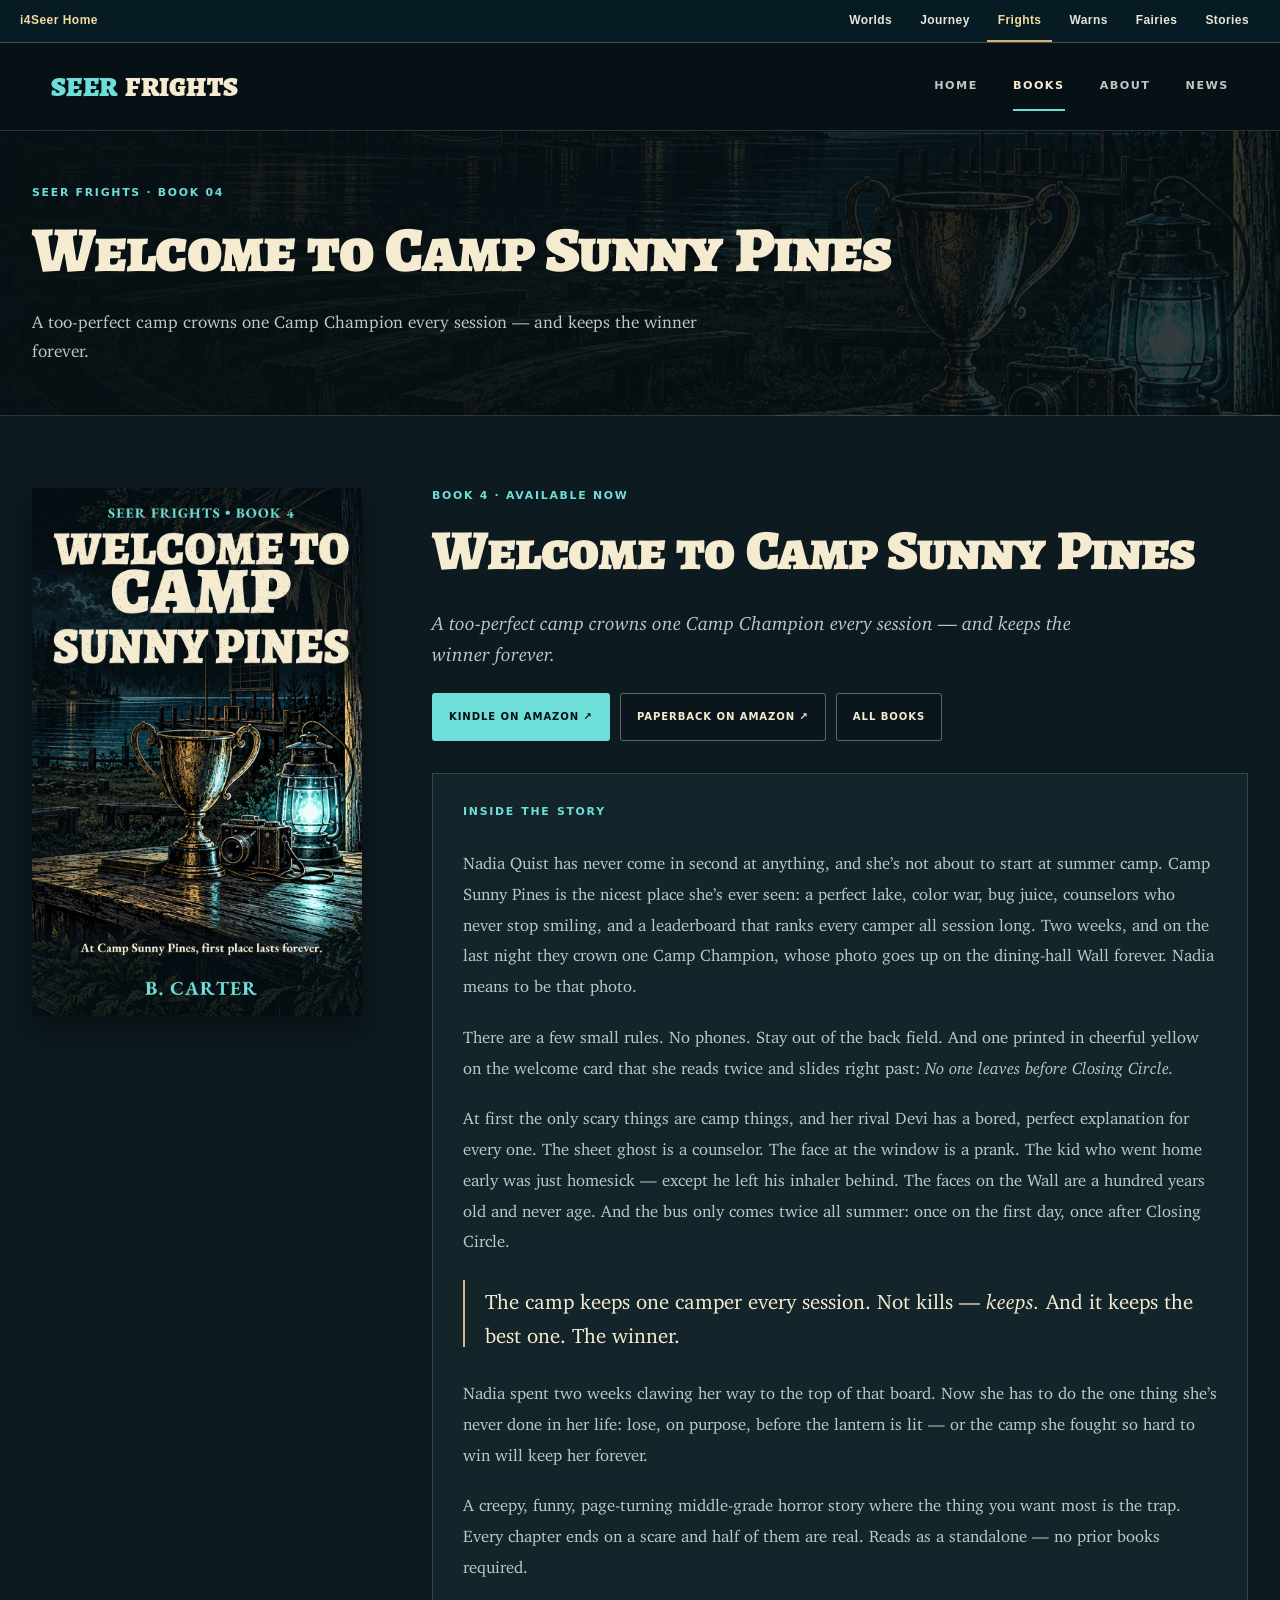
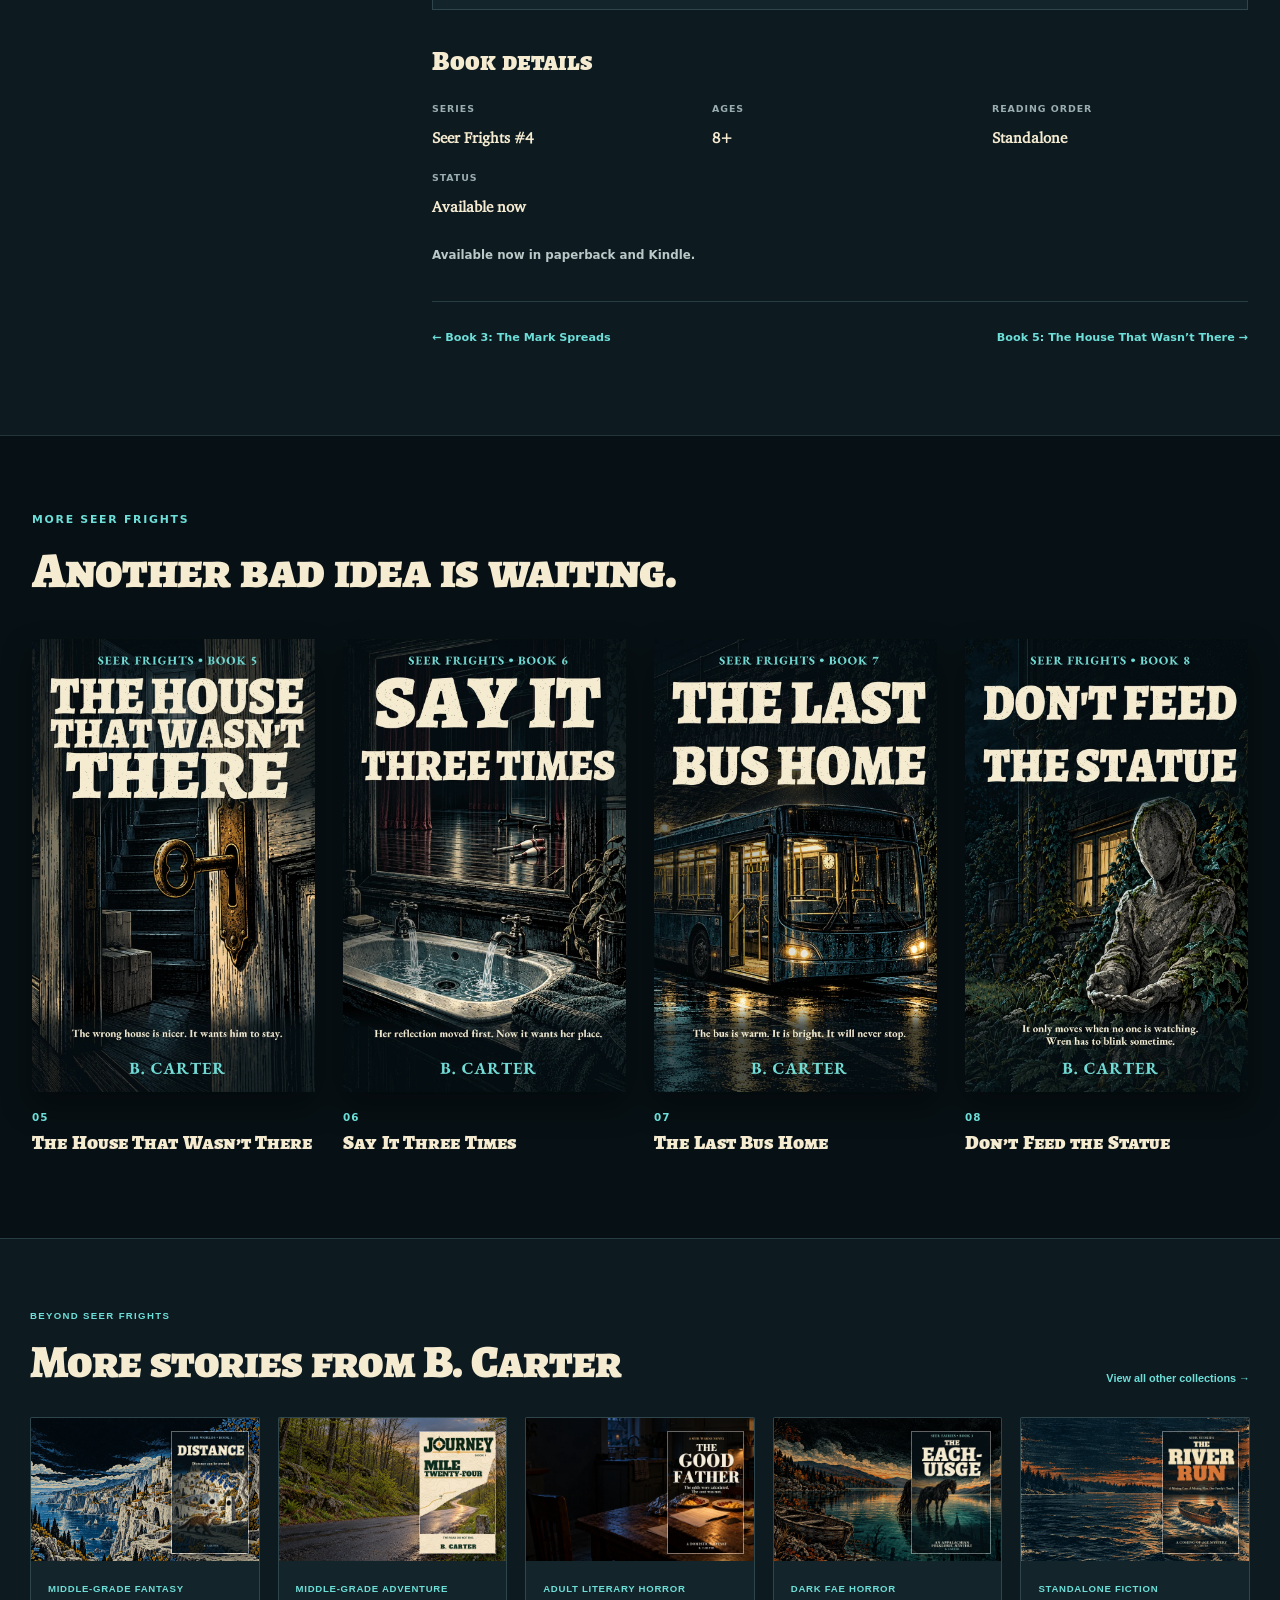
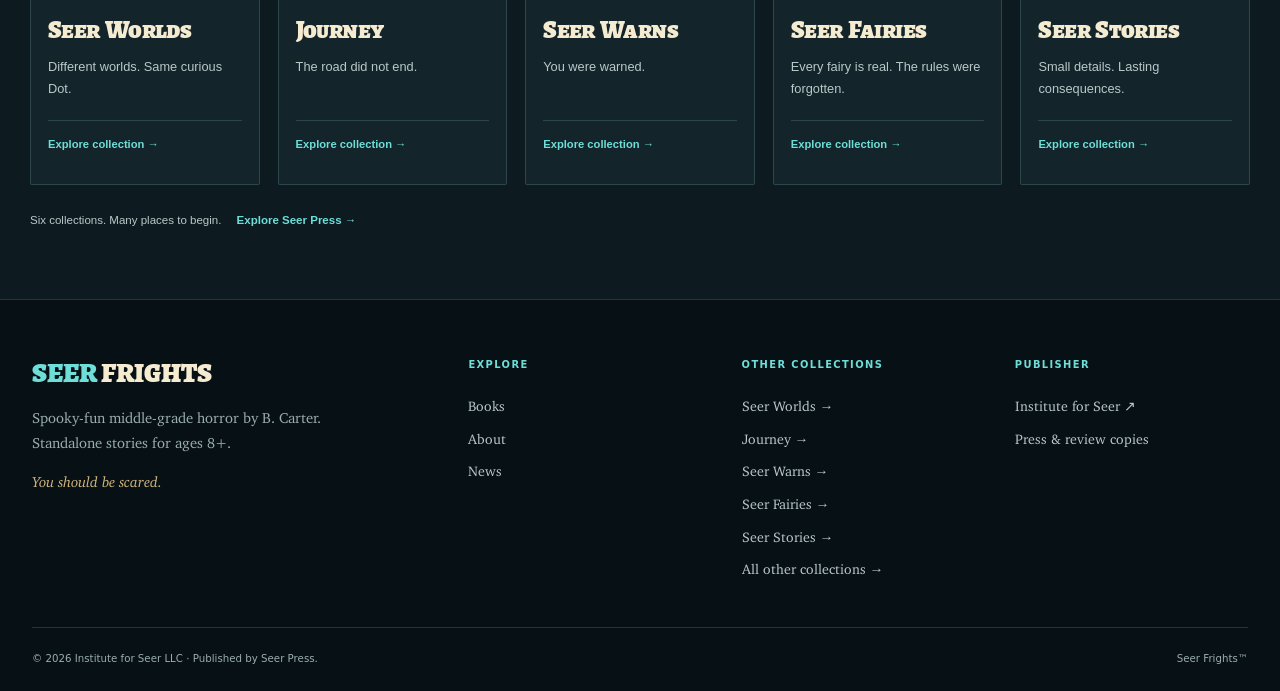
<file: books/welcome-to-camp-sunny-pines/index.html>
<!doctype html>
<html lang="en">
<head>
<meta charset="utf-8">
<meta name="viewport" content="width=device-width,initial-scale=1">
<meta name="theme-color" content="#071014">
<meta name="description" content="Welcome to Camp Sunny Pines is Book 4 of Seer Frights, the middle-grade horror series by B. Carter. A too-perfect camp crowns one Camp Champion every session — and keeps the winner forever. Ages 8+.">
<link rel="icon" href="/favicon.svg?v=58784d5d8f10" type="image/svg+xml">
<link rel="manifest" href="/site.webmanifest?v=8c8b1dd5e869">
<link rel="preload" as="font" href="/assets/fonts/AlegreyaSC-Black.woff?v=925002864793" type="font/woff" crossorigin>
<link rel="stylesheet" href="/style.css?v=a24473a93cee">
<title>Welcome to Camp Sunny Pines — Seer Frights #4</title>
<link rel="canonical" href="https://frights.i4seer.com/books/welcome-to-camp-sunny-pines/">
<meta property="og:type" content="book">
<meta property="og:site_name" content="Seer Frights">
<meta property="og:url" content="https://frights.i4seer.com/books/welcome-to-camp-sunny-pines/">
<meta property="og:title" content="Welcome to Camp Sunny Pines — Seer Frights #4">
<meta property="og:description" content="Welcome to Camp Sunny Pines is Book 4 of Seer Frights, the middle-grade horror series by B. Carter. A too-perfect camp crowns one Camp Champion every session — and keeps the winner forever. Ages 8+.">
<meta property="og:image" content="https://frights.i4seer.com/images/cover-welcome-to-camp-sunny-pines-front.jpg?v=1be333fa040a">
<meta name="twitter:card" content="summary_large_image">
<script type="application/ld+json">{"@context": "https://schema.org", "@type": "Book", "name": "Welcome to Camp Sunny Pines", "url": "https://frights.i4seer.com/books/welcome-to-camp-sunny-pines/", "image": "https://frights.i4seer.com/images/cover-welcome-to-camp-sunny-pines-front.jpg?v=1be333fa040a", "author": {"@type": "Person", "name": "B. Carter"}, "isPartOf": {"@type": "BookSeries", "name": "Seer Frights"}, "bookEdition": "Book 4", "audience": {"@type": "PeopleAudience", "suggestedMinAge": 8}}</script>
<link rel="stylesheet" data-seer-collections href="/assets/seer-collections/collections.css?v=44b12e209f25"><link rel="stylesheet" data-seer-family href="/assets/seer-family.css?v=40966d814c1b"></head>
<body class="book-page-body book-4 book-detail-page">
<a class="skip" href="#main">Skip to content</a>
<!-- seer-family:start --><nav class="sp-family-nav" aria-label="Seer Press websites"><div class="sp-family-inner"><a class="sp-family-home" href="https://i4seer.com/">i4Seer Home</a><div class="sp-family-links"><a href="https://worlds.i4seer.com/">Worlds</a><a href="https://journey.i4seer.com/">Journey</a><a href="https://frights.i4seer.com/" aria-current="true">Frights</a><a href="https://warns.i4seer.com/">Warns</a><a href="https://fairies.i4seer.com/">Fairies</a><a href="https://stories.i4seer.com/">Stories</a></div><details class="sp-family-mobile"><summary>Collections</summary><div class="sp-family-menu"><a href="https://worlds.i4seer.com/">Worlds</a><a href="https://journey.i4seer.com/">Journey</a><a href="https://frights.i4seer.com/" aria-current="true">Frights</a><a href="https://warns.i4seer.com/">Warns</a><a href="https://fairies.i4seer.com/">Fairies</a><a href="https://stories.i4seer.com/">Stories</a></div></details></div></nav><!-- seer-family:end --><header class="site-header" id="top">
  <a class="brand" href="/" aria-label="Seer Frights home"><span class="brand-seer">SEER</span><span class="brand-frights">FRIGHTS</span></a>
  <button class="menu-btn" type="button" aria-expanded="false" aria-controls="main-nav"><span>Menu</span></button>
  <nav class="main-nav" id="main-nav" aria-label="Main navigation">
    <a href="/">Home</a>
    <a href="/books/" class="active" aria-current="page">Books</a>
    <a href="/about/">About</a>
    <a href="/news/">News</a>
  </nav>
</header>
<main id="main">
<section class="sub-hero book-title-band" aria-labelledby="book-page-title">
  <div class="shell"><p class="eyebrow light">Seer Frights · Book 04</p><h1 id="book-page-title">Welcome to Camp Sunny Pines</h1><p>A too-perfect camp crowns one Camp Champion every session — and keeps the winner forever.</p></div>
</section>
<section class="book-page">
  <div class="shell book-layout">
    <aside class="book-cover-column" aria-label="Book cover"><picture class="book-cover-large">
      <source srcset="/images/cover-welcome-to-camp-sunny-pines-front-web.webp?v=fcb2228fa3a2" type="image/webp">
      <img src="/images/cover-welcome-to-camp-sunny-pines-front.jpg?v=1be333fa040a" alt="Welcome to Camp Sunny Pines — Seer Frights Book 4 cover" loading="eager" decoding="async" width="900" height="1440">
    </picture></aside>
    <article class="book-content" aria-labelledby="book-detail-title">
      <p class="eyebrow">Book 4 · Available now</p>
      <h2 class="book-detail-title" id="book-detail-title">Welcome to Camp Sunny Pines</h2>
      <p class="book-hook">A too-perfect camp crowns one Camp Champion every session — and keeps the winner forever.</p>
      <div class="btn-row book-actions"><a class="btn btn-accent" href="https://www.amazon.com/dp/B0HC4BL7GR" target="_blank" rel="noopener">Kindle on Amazon ↗</a><a class="btn btn-paper" href="https://www.amazon.com/dp/B0HC9B8DZS" target="_blank" rel="noopener">Paperback on Amazon ↗</a><a class="btn btn-paper" href="/books/">All books</a></div>
      <section class="book-story" aria-labelledby="welcome-to-camp-sunny-pines-story-title"><h3 class="eyebrow" id="welcome-to-camp-sunny-pines-story-title">Inside the story</h3><div class="synopsis"><p>Nadia Quist has never come in second at anything, and she’s not about to start at summer camp. Camp Sunny Pines is the nicest place she’s ever seen: a perfect lake, color war, bug juice, counselors who never stop smiling, and a leaderboard that ranks every camper all session long. Two weeks, and on the last night they crown one Camp Champion, whose photo goes up on the dining-hall Wall forever. Nadia means to be that photo.</p><p>There are a few small rules. No phones. Stay out of the back field. And one printed in cheerful yellow on the welcome card that she reads twice and slides right past: <em>No one leaves before Closing Circle.</em></p><p>At first the only scary things are camp things, and her rival Devi has a bored, perfect explanation for every one. The sheet ghost is a counselor. The face at the window is a prank. The kid who went home early was just homesick — except he left his inhaler behind. The faces on the Wall are a hundred years old and never age. And the bus only comes twice all summer: once on the first day, once after Closing Circle.</p><p class="pull-quote">The camp keeps one camper every session. Not kills — <em>keeps.</em> And it keeps the best one. The winner.</p><p>Nadia spent two weeks clawing her way to the top of that board. Now she has to do the one thing she’s never done in her life: lose, on purpose, before the lantern is lit — or the camp she fought so hard to win will keep her forever.</p><p>A creepy, funny, page-turning middle-grade horror story where the thing you want most is the trap. Every chapter ends on a scare and half of them are real. Reads as a standalone — no prior books required.</p></div></section>
      <section class="book-facts" aria-labelledby="welcome-to-camp-sunny-pines-facts-title"><h3 id="welcome-to-camp-sunny-pines-facts-title">Book details</h3><div class="book-meta"><div><span>Series</span><strong>Seer Frights #4</strong></div><div><span>Ages</span><strong>8+</strong></div><div><span>Reading order</span><strong>Standalone</strong></div><div><span>Status</span><strong>Available now</strong></div></div></section>
      <p class="availability">Available now in paperback and Kindle.</p>
      <nav class="book-navigation" aria-label="Book navigation"><a href="/books/the-mark-spreads/">← Book 3: The Mark Spreads</a><a href="/books/the-house-that-wasnt-there/">Book 5: The House That Wasn’t There →</a></nav>
    </article>
  </div>
</section>
<section class="related-section"><div class="shell"><header class="section-head dark"><p class="eyebrow light">More Seer Frights</p><h2>Another bad idea is waiting.</h2></header><div class="cover-shelf related-shelf"><a class="cover-tile" href="/books/the-house-that-wasnt-there/">
  <picture class="cover-tile-art">
      <source srcset="/images/cover-the-house-that-wasnt-there-front-web.webp?v=412b9fca484d" type="image/webp">
      <img src="/images/cover-the-house-that-wasnt-there-front.jpg?v=3366bee51791" alt="The House That Wasn’t There — Seer Frights Book 5 cover" loading="lazy" decoding="async" width="900" height="1440">
    </picture>
  <span class="cover-num">05</span><strong>The House That Wasn’t There</strong>
</a><a class="cover-tile" href="/books/say-it-three-times/">
  <picture class="cover-tile-art">
      <source srcset="/images/cover-say-it-three-times-front-web.webp?v=ce48efd5ed99" type="image/webp">
      <img src="/images/cover-say-it-three-times-front.jpg?v=18e3a160930e" alt="Say It Three Times — Seer Frights Book 6 cover" loading="lazy" decoding="async" width="900" height="1440">
    </picture>
  <span class="cover-num">06</span><strong>Say It Three Times</strong>
</a><a class="cover-tile" href="/books/the-last-bus-home/">
  <picture class="cover-tile-art">
      <source srcset="/images/cover-the-last-bus-home-front-web.webp?v=27f4b6701b34" type="image/webp">
      <img src="/images/cover-the-last-bus-home-front.jpg?v=70ef14ec91a4" alt="The Last Bus Home — Seer Frights Book 7 cover" loading="lazy" decoding="async" width="900" height="1440">
    </picture>
  <span class="cover-num">07</span><strong>The Last Bus Home</strong>
</a><a class="cover-tile" href="/books/dont-feed-the-statue/">
  <picture class="cover-tile-art">
      <source srcset="/images/cover-dont-feed-the-statue-front-web.webp?v=f8c69c6872f6" type="image/webp">
      <img src="/images/cover-dont-feed-the-statue-front.jpg?v=21f451696859" alt="Don’t Feed the Statue — Seer Frights Book 8 cover" loading="lazy" decoding="async" width="900" height="1440">
    </picture>
  <span class="cover-num">08</span><strong>Don’t Feed the Statue</strong>
</a></div></div></section><!-- seer-collections:start --><section class="seer-discovery sc-preview sc-theme-seer-frights" aria-labelledby="sc-discovery-title"><div class="sc-shell"><div class="sc-top"><div><p class="sc-eyebrow">Beyond Seer Frights</p><h2 class="sc-heading" id="sc-discovery-title">More stories from B. Carter</h2></div><a class="sc-all" href="/other-series/">View all other collections →</a></div><div class="sc-grid"><article class="sc-card"><a class="sc-art" href="https://worlds.i4seer.com/"  aria-label="Explore Seer Worlds"><img src="/assets/seer-collections/seer-worlds-20261026.webp?v=080869907df6" width="1920" height="1080" alt="A white cliff city above blue trees and a sunlit sea, from the Distance cover artwork" loading="lazy" decoding="async"><img class="sc-cover" src="/assets/seer-collections/covers/seer-worlds.webp?v=0a0017a8d638" width="400" height="640" alt="Distance — Seer Worlds cover" loading="lazy" decoding="async"></a><div class="sc-card-body"><p class="sc-genre">Middle-grade fantasy</p><h3 class="sc-title"><a href="https://worlds.i4seer.com/" >Seer Worlds</a></h3><p class="sc-description">Different worlds. Same curious Dot.</p><a class="sc-explore" href="https://worlds.i4seer.com/"  aria-label="Visit Seer Worlds website">Explore collection <span aria-hidden="true">→</span></a></div></article><article class="sc-card"><a class="sc-art" href="https://journey.i4seer.com/"  aria-label="Explore Journey"><img src="/assets/seer-collections/journey-20261026.webp?v=2557f8215bd3" width="1600" height="1000" alt="A forest road at sunset beside a stone mile marker numbered 24" loading="lazy" decoding="async"><img class="sc-cover" src="/assets/seer-collections/covers/journey.webp?v=033c9ab4b2d8" width="400" height="640" alt="Mile Twenty-Four — Journey cover" loading="lazy" decoding="async"></a><div class="sc-card-body"><p class="sc-genre">Middle-grade adventure</p><h3 class="sc-title"><a href="https://journey.i4seer.com/" >Journey</a></h3><p class="sc-description">The road did not end.</p><a class="sc-explore" href="https://journey.i4seer.com/"  aria-label="Visit Journey website">Explore collection <span aria-hidden="true">→</span></a></div></article><article class="sc-card"><a class="sc-art" href="https://warns.i4seer.com/"  aria-label="Explore Seer Warns"><img src="/assets/seer-collections/seer-warns-20261026.webp?v=1e2dca0f1b58" width="1755" height="896" alt="Two plates and an unfinished document on a dark kitchen table, from The Good Father cover artwork" loading="lazy" decoding="async"><img class="sc-cover" src="/assets/seer-collections/covers/seer-warns.webp?v=27cee7fb8231" width="400" height="640" alt="The Good Father — Seer Warns cover" loading="lazy" decoding="async"></a><div class="sc-card-body"><p class="sc-genre">Adult literary horror</p><h3 class="sc-title"><a href="https://warns.i4seer.com/" >Seer Warns</a></h3><p class="sc-description">You were warned.</p><a class="sc-explore" href="https://warns.i4seer.com/"  aria-label="Visit Seer Warns website">Explore collection <span aria-hidden="true">→</span></a></div></article><article class="sc-card"><a class="sc-art" href="https://fairies.i4seer.com/"  aria-label="Explore Seer Fairies"><img src="/assets/seer-collections/seer-fairies-20261031.webp?v=6d909c00bde5" width="1600" height="900" alt="A black water horse stands in a mountain lake above a submerged church, from The Each-Uisge artwork" loading="lazy" decoding="async"><img class="sc-cover" src="/assets/seer-collections/covers/seer-fairies.webp?v=c198504bc365" width="400" height="617" alt="The Each-Uisge — Seer Fairies cover" loading="lazy" decoding="async"></a><div class="sc-card-body"><p class="sc-genre">Dark fae horror</p><h3 class="sc-title"><a href="https://fairies.i4seer.com/" >Seer Fairies</a></h3><p class="sc-description">Every fairy is real. The rules were forgotten.</p><a class="sc-explore" href="https://fairies.i4seer.com/"  aria-label="Visit Seer Fairies website">Explore collection <span aria-hidden="true">→</span></a></div></article><article class="sc-card"><a class="sc-art" href="https://stories.i4seer.com/"  aria-label="Explore Seer Stories"><img src="/assets/seer-collections/seer-stories-20261026.webp?v=dfdf055b49df" width="1600" height="1000" alt="A river runner in a wooden boat at a copper sunset, from The River Run cover artwork" loading="lazy" decoding="async"><img class="sc-cover" src="/assets/seer-collections/covers/seer-stories.webp?v=05931e98deab" width="400" height="640" alt="The River Run — Seer Stories cover" loading="lazy" decoding="async"></a><div class="sc-card-body"><p class="sc-genre">Standalone fiction</p><h3 class="sc-title"><a href="https://stories.i4seer.com/" >Seer Stories</a></h3><p class="sc-description">Small details. Lasting consequences.</p><a class="sc-explore" href="https://stories.i4seer.com/"  aria-label="Visit Seer Stories website">Explore collection <span aria-hidden="true">→</span></a></div></article></div><p class="sc-publisher">Six collections. Many places to begin. <a href="https://i4seer.com/series/" >Explore Seer Press →</a></p></div></section><!-- seer-collections:end --></main>
<footer class="footer">
  <div class="shell footer-grid">
    <div class="footer-lead">
      <a class="footer-brand" href="/" aria-label="Seer Frights home"><span>SEER</span> <strong>FRIGHTS</strong></a>
      <p>Spooky-fun middle-grade horror by B. Carter. Standalone stories for ages 8+.</p>
      <p class="footer-tagline">You should be scared.</p>
    </div>
    <div><h4>Explore</h4><a href="/books/">Books</a><a href="/about/">About</a><a href="/news/">News</a></div>
    <div class="sc-footer-links"><h4>Other collections</h4><a href="https://worlds.i4seer.com/" >Seer Worlds →</a><a href="https://journey.i4seer.com/" >Journey →</a><a href="https://warns.i4seer.com/" >Seer Warns →</a><a href="https://fairies.i4seer.com/" >Seer Fairies →</a><a href="https://stories.i4seer.com/" >Seer Stories →</a><a href="/other-series/">All other collections →</a></div>
    <div><h4>Publisher</h4><a href="https://i4seer.com/" rel="noopener">Institute for Seer ↗</a><a href="mailto:press@i4seer.com">Press &amp; review copies</a></div>
  </div>
  <div class="shell footer-meta"><span>© 2026 Institute for Seer LLC · Published by Seer Press.</span><span>Seer Frights™</span></div>
</footer>
<script src="/site.js?v=ac3ad2c2c594"></script>
</body>
</html>
</file>
<file: style.css>
/* Cold Light: actual lettering and palette from Seer Frights Books 1–6. */
@font-face{font-family:Frights;src:url('/assets/fonts/AlegreyaSC-Black.woff?v=925002864793') format('woff');font-weight:900;font-display:swap}
@font-face{font-family:Charter;src:url('/assets/fonts/Charter-Regular.woff?v=c6f066061a60') format('woff');font-weight:400;font-style:normal;font-display:swap}
@font-face{font-family:Charter;src:url('/assets/fonts/Charter-Italic.woff?v=cfd811c37eb0') format('woff');font-weight:400;font-style:italic;font-display:swap}
:root{--night:#071014;--surface:#0d1a20;--raised:#13242a;--cream:#f5ebd1;--cyan:#6dded8;--brass:#d5b77d;--body:#bac8c8;--muted:#9aadaf;--line:rgba(151,200,203,.2);--serif:Charter,Georgia,'Times New Roman',serif;--display:Frights,Georgia,serif;--sans:ui-sans-serif,system-ui,-apple-system,'Segoe UI',Arial,sans-serif}
*{box-sizing:border-box}html{scroll-behavior:smooth;scroll-padding-top:30px}body{margin:0;background:var(--night);color:var(--body);font:400 17px/1.7 var(--serif)}
img{display:block;max-width:100%;height:auto}picture{display:block}a{color:inherit}button{font:inherit}a:focus-visible,button:focus-visible{outline:3px solid var(--cyan);outline-offset:6px}::selection{background:var(--cyan);color:var(--night)}
h1,h2,h3,.cover-tile strong{word-spacing:.08em}
.shell{width:min(1220px,calc(100% - 64px));margin-inline:auto}.skip{position:fixed;left:12px;top:10px;z-index:9999;transform:translateY(-170%);background:var(--cream);color:var(--night);padding:.65rem 1rem}.skip:focus{transform:none}
.sr-only{position:absolute!important;width:1px!important;height:1px!important;padding:0!important;margin:-1px!important;overflow:hidden!important;clip:rect(0,0,0,0)!important;white-space:nowrap!important;border:0!important}
.eyebrow,.kicker{font:750 .68rem/1.5 var(--sans);letter-spacing:.16em;text-transform:uppercase;color:var(--cyan);margin:0 0 16px}.eyebrow.light{color:var(--cyan)}
.site-header{position:relative;z-index:50;height:88px;display:flex;align-items:center;padding:0 clamp(24px,4vw,64px);color:var(--cream);border-bottom:1px solid var(--line);background:var(--night)}
.brand{display:flex;align-items:baseline;gap:.5rem;text-decoration:none;white-space:nowrap;font:900 1.7rem/1 var(--display);letter-spacing:.01em}.brand-seer{color:var(--cyan)}.brand-frights{color:var(--cream)}
.main-nav{margin-left:auto;display:flex;align-items:center;gap:2.2rem}.main-nav a{color:var(--body);font:750 .7rem/1.4 var(--sans);letter-spacing:.13em;text-transform:uppercase;text-decoration:none;padding:1rem 0;border-bottom:2px solid transparent}.main-nav a:hover,.main-nav a.active{color:var(--cream);border-color:var(--cyan)}
.menu-btn{display:none;min-height:44px;margin-left:auto;background:transparent;border:1px solid var(--line);color:var(--cream);padding:.65rem .85rem;font:750 .72rem/1.2 var(--sans)}
.btn{display:inline-flex;align-items:center;justify-content:center;min-height:48px;padding:.85rem 1.3rem;border-radius:3px;border:1px solid transparent;font:750 .68rem/1.5 var(--sans);letter-spacing:.09em;text-transform:uppercase;text-decoration:none;transition:background .18s,transform .18s,border-color .18s}.btn:hover{transform:translateY(-2px)}
.btn-accent{background:var(--cyan);color:var(--night)}.btn-accent:hover{background:#9aeae5}.btn-dark{background:var(--cream);color:var(--night)}.btn-dark:hover{background:#fff5dc}
.btn-ghost,.btn-paper{background:rgba(7,16,20,.3);border-color:rgba(186,200,200,.45);color:var(--cream)}.btn-ghost:hover,.btn-paper:hover{background:var(--raised);border-color:var(--cyan)}.btn.full{width:100%}.btn-row{display:flex;gap:12px;flex-wrap:wrap}
.text-link,.light-link{color:var(--cyan);font:750 .7rem/1.7 var(--sans);letter-spacing:.06em;text-transform:uppercase;text-decoration:none}.text-link:hover{text-decoration:underline}

/* Live headline over the original, text-free Book 1 illustration. */
.frights-hero{position:relative;isolation:isolate;overflow:hidden;background:var(--night);color:var(--cream)}.frights-hero-picture{position:absolute;inset:0;z-index:-2}.frights-hero-image{width:100%;height:100%;object-fit:cover;object-position:65% 56%}
.frights-hero::after{content:'';position:absolute;inset:0;z-index:-1;pointer-events:none;background:linear-gradient(90deg,rgba(7,16,20,.97),rgba(7,16,20,.82) 29%,rgba(7,16,20,.16) 64%,rgba(7,16,20,.03)),linear-gradient(0deg,rgba(7,16,20,.8),transparent 25%)}
.frights-hero-content{min-height:clamp(620px,48vw,760px);display:flex;align-items:center;padding-block:76px 100px;position:relative}.frights-hero-copy{width:min(580px,50%)}.frights-hero-copy .eyebrow{font-size:.64rem;letter-spacing:.18em;margin-bottom:24px}
.frights-hero h1{font:900 clamp(4rem,7.3vw,7.4rem)/.94 var(--display);letter-spacing:-.025em;text-transform:uppercase;margin:0 0 28px;text-wrap:balance}.frights-hero h1 em{font-style:normal;color:var(--cream)}
.frights-hero-lede{max-width:39ch;color:#c7d3d1;font-size:1.1rem;line-height:1.7;margin:0 0 30px}.hero-field-note{position:absolute;right:0;bottom:32px;text-align:right;font:650 .6rem/1.7 var(--sans);letter-spacing:.16em;text-transform:uppercase;color:var(--cream)}.hero-field-note span{display:block;color:var(--cyan);font-size:.57rem}

/* Six places from the first six covers, using their actual source artwork. */
.thresholds{border-top:1px solid var(--line);border-bottom:1px solid var(--line);background:var(--night);padding:30px 0 34px}.threshold-heading{display:flex;justify-content:space-between;align-items:baseline;gap:16px;margin-bottom:18px}.threshold-heading .eyebrow{margin:0}.threshold-heading p:last-child{margin:0;color:var(--muted);font-size:.9rem;font-style:italic}
.threshold-grid{display:grid;grid-template-columns:repeat(6,minmax(0,1fr));gap:14px}.threshold{position:relative;aspect-ratio:1.55;overflow:hidden;border:1px solid var(--line);text-decoration:none;background:var(--surface)}.threshold img{width:100%;height:100%;object-fit:cover;object-position:74% center;transition:transform .3s}.threshold::after{content:'';position:absolute;inset:0;background:linear-gradient(transparent 20%,rgba(7,16,20,.9))}.threshold:hover img{transform:scale(1.06)}
.threshold-label{position:absolute;z-index:1;left:12px;bottom:10px;color:var(--cream);font:900 1.05rem/1 var(--display)}.threshold-label small{font:650 .55rem/1 var(--sans);color:var(--cyan);margin-right:5px}

.paper-section{background:var(--surface);padding:90px 0}.home-books{background:radial-gradient(ellipse at 90% 20%,rgba(109,222,216,.035),transparent 60%),var(--surface)}.section-head{max-width:830px;margin-bottom:42px}.section-head.compact{margin-bottom:28px}
.section-head h2,.about-intro h2,.author-publisher-grid h2,.news-feature h2,.news-entry h2,.quiet-band h2,.cta-strip h2{font:900 clamp(2.1rem,3.9vw,3.9rem)/1.06 var(--display);color:var(--cream);letter-spacing:-.02em;margin:0 0 20px;text-wrap:balance}.section-head p:not(.eyebrow){color:var(--muted);font-size:1.03rem;max-width:67ch}
.cover-shelf{display:grid;grid-template-columns:repeat(4,minmax(0,1fr));gap:36px 28px}.cover-tile{min-width:0;text-decoration:none;position:relative}
.cover-tile-art img,.book-cover img,.book-cover-large img,.news-cover img{width:100%;height:auto;object-fit:contain;border-radius:1px;box-shadow:0 14px 30px rgba(0,0,0,.38)}.cover-tile-art img{transition:transform .2s,box-shadow .2s}.cover-tile:hover .cover-tile-art img{transform:translateY(-5px);box-shadow:0 20px 40px rgba(0,0,0,.6)}
.cover-num{display:block;font:750 .65rem/1.5 var(--sans);letter-spacing:.1em;color:var(--cyan);margin-top:18px}.cover-tile strong{display:block;color:var(--cream);font:900 1.25rem/1.15 var(--display);margin-top:6px}.section-action{margin-top:40px}
.ink-section{background:var(--night);color:var(--body);padding:90px 0;border-block:1px solid var(--line)}.editorial-split{display:grid;grid-template-columns:1fr 1fr;gap:80px}.editorial-split h2{font:900 clamp(2.3rem,4vw,3.8rem)/1.07 var(--display);color:var(--cream);letter-spacing:-.02em;margin:0}.editorial-copy{font-size:1.06rem}.editorial-copy p:first-child{margin-top:0}
.sub-hero{position:relative;background:linear-gradient(90deg,rgba(7,16,20,.97),rgba(7,16,20,.75)),url('/images/seer-frights-series-hero.webp?v=9a475dc140aa') center 48%/cover;color:var(--cream);padding:66px 0 64px;border-bottom:1px solid var(--line)}.sub-hero h1{font:900 clamp(3rem,6vw,5.6rem)/1.02 var(--display);color:var(--cream);letter-spacing:-.025em;margin:0 0 20px;text-wrap:balance}.sub-hero p:not(.eyebrow){font-size:1.08rem;max-width:70ch;margin:0;color:var(--body)}
.books-grid{display:grid;grid-template-columns:repeat(2,minmax(0,1fr));gap:28px}.book-card{position:relative;display:grid;grid-template-columns:180px minmax(0,1fr);gap:24px;align-items:start;background:var(--raised);border:1px solid var(--line);padding:24px;transition:border-color .2s,transform .2s}.book-card:hover{transform:translateY(-3px);border-color:var(--cyan)}.book-card:focus-within{outline:2px solid var(--cyan);outline-offset:4px}.book-card-link{position:absolute;inset:0;z-index:3}
.book-card-copy{padding-top:2px}.book-card .kicker{font-size:.6rem;letter-spacing:.08em}.book-card h3{font:900 1.8rem/1.05 var(--display);color:var(--cream);margin:0 0 12px;text-wrap:balance}.book-card p:not(.kicker){font-size:.95rem;line-height:1.55;color:var(--body)}
.quiet-band{background:var(--night);padding:60px 0;border-top:1px solid var(--line)}.quiet-band-grid{display:grid;grid-template-columns:.85fr 1.15fr;gap:70px;align-items:center}.quiet-band h2{font-size:2.5rem;margin:0}.quiet-band p{margin:0}.quiet-band a{color:var(--cyan)}.catalog-amazon{margin-top:26px}

/* Preserve book-page purchase links, story panels and navigation. */
.book-title-band{padding:54px 0}.book-title-band h1{max-width:1050px;font-size:clamp(2.8rem,5vw,4.6rem)}.book-page{background:var(--surface);padding:72px 0 88px}.book-layout{display:grid;grid-template-columns:330px minmax(0,1fr);gap:70px;align-items:start}.book-cover-column{position:sticky;top:32px;min-width:0}
.book-content{min-width:0}.book-detail-title{font:900 clamp(2.5rem,4.4vw,4.5rem)/1.04 var(--display);letter-spacing:-.02em;color:var(--cream);margin:0 0 24px;text-wrap:balance}.book-hook{font-size:1.2rem;line-height:1.6;font-style:italic;color:var(--body);margin:0 0 28px;max-width:62ch}.book-actions{margin-bottom:32px;gap:10px}.book-actions .btn{font-size:.63rem;padding-inline:1rem}
.book-story{background:var(--raised);border:1px solid var(--line);padding:30px;margin:32px 0}.book-story>.eyebrow{margin-bottom:24px}.synopsis p{font-size:1.04rem;line-height:1.85;margin:0 0 1.2em}.synopsis p:last-child{margin:0}.synopsis strong{color:var(--cream)}.pull-quote{font-size:1.3rem!important;line-height:1.6!important;color:var(--cream);border-left:2px solid var(--brass);padding-left:20px;margin:1.7rem 0!important}
.book-facts{margin-top:36px}.book-facts h3{font:900 1.65rem/1.2 var(--display);color:var(--cream);margin:0 0 24px}.book-meta{display:grid;grid-template-columns:repeat(3,minmax(0,1fr));gap:24px;margin-bottom:30px}.book-meta span,.book-meta strong{display:block}.book-meta span{font:700 .59rem/1.6 var(--sans);letter-spacing:.1em;text-transform:uppercase;color:var(--muted)}.book-meta strong{font-size:.95rem;color:var(--cream);overflow-wrap:anywhere;margin-top:4px}.availability{font:600 .74rem/1.8 var(--sans);color:var(--body);margin:24px 0 0}
.book-navigation{display:flex;justify-content:space-between;gap:24px;padding-top:26px;margin-top:34px;border-top:1px solid var(--line)}.book-navigation a{max-width:48%;color:var(--cyan);font:700 .7rem/1.7 var(--sans);text-decoration:none}.book-navigation a:hover{text-decoration:underline}.related-section{background:var(--night);padding:76px 0 84px;border-top:1px solid var(--line)}.related-shelf{grid-template-columns:repeat(4,minmax(0,1fr))}
.breadcrumb{display:flex;gap:12px;font:700 .68rem/1.6 var(--sans);text-transform:uppercase;color:var(--muted);margin-bottom:32px}.breadcrumb a{text-decoration:none}

.about-intro{display:grid;grid-template-columns:minmax(0,1.4fr) minmax(260px,.6fr);gap:70px;align-items:start}.about-intro>div>p:not(.eyebrow){font-size:1.08rem}.fact-panel{background:var(--raised);border:1px solid var(--line);padding:24px 28px}.fact-panel dl{margin:0}.fact-panel dl div{display:flex;justify-content:space-between;gap:18px;padding:14px 0;border-bottom:1px solid var(--line)}.fact-panel dl div:last-child{border-bottom:0}.fact-panel dt{font:700 .65rem/1.6 var(--sans);text-transform:uppercase;letter-spacing:.05em;color:var(--cyan)}.fact-panel dd{margin:0;color:var(--cream);text-align:right}
.principle-grid{display:grid;grid-template-columns:repeat(3,minmax(0,1fr));gap:32px}.principle-grid article{border-top:1px solid var(--line);padding-top:24px}.principle-grid span{font:700 .65rem/1.5 var(--sans);color:var(--cyan);letter-spacing:.1em}.principle-grid h3{font:900 1.7rem/1.15 var(--display);color:var(--cream);margin:14px 0}
.author-publisher-grid{display:grid;grid-template-columns:minmax(0,1.5fr) minmax(280px,.8fr);align-items:start;gap:32px}.author-publisher-grid article{padding:36px;border:1px solid var(--line);background:var(--raised)}.author-publisher-grid h2{font-size:clamp(2rem,3.4vw,3.2rem)}.publisher-card{background:var(--night)!important}.publisher-card a{color:var(--cyan)}.author-prose p{font-size:1.08rem;line-height:1.85;margin:0 0 1.2em}.author-prose .author-opening{font-size:1.35rem;line-height:1.6;color:var(--cream)}.author-signature{font:italic 2rem/1.3 var(--serif);color:var(--brass);margin:26px 0 0}
.cta-strip{background:var(--night);border-top:1px solid var(--line);padding:46px 0}.cta-strip .shell{display:flex;align-items:center;justify-content:space-between;gap:30px}.cta-strip h2{font-size:2.5rem;margin:0}
.news-list{display:grid;gap:28px}.news-feature{display:grid;grid-template-columns:260px minmax(0,1fr);gap:40px;background:var(--raised);border:1px solid var(--line);padding:30px}.news-art{background:var(--night);padding:24px;display:flex;justify-content:center;align-self:start}.news-cover{width:100%;max-width:220px}.news-feature>div:last-child{align-self:center}.news-feature h2{font-size:3rem}.news-entry{display:flex;justify-content:space-between;gap:40px;align-items:end;padding:30px 0;border-top:1px solid var(--line)}.news-entry h2{font-size:2.2rem;margin-bottom:12px}.news-entry p{max-width:72ch;margin:.2rem 0}.news-entry .text-link{white-space:nowrap;margin-bottom:8px}
.lost-page{min-height:70vh;background:radial-gradient(ellipse at 80% 50%,rgba(109,222,216,.08),transparent 65%),var(--night);display:grid;align-items:center;padding:90px 0}.lost-page h1{font:900 clamp(3.5rem,8vw,7rem)/1 var(--display);color:var(--cream);margin:0 0 24px;max-width:16ch}.lost-page p:not(.eyebrow){max-width:60ch;font-size:1.08rem;margin-bottom:30px}
.footer{background:var(--night);color:var(--muted);padding:58px 0 24px;border-top:1px solid var(--line)}.footer-grid{display:grid;grid-template-columns:1.7fr repeat(3,1fr);gap:40px}.footer-brand{text-decoration:none;font:900 1.7rem/1 var(--display);color:var(--cyan)}.footer-brand strong{color:var(--cream)}.footer-lead p{max-width:330px;font-size:.92rem}.footer-tagline{color:var(--brass);font-style:italic}.footer h4{font:750 .62rem/1.5 var(--sans);letter-spacing:.14em;text-transform:uppercase;color:var(--cyan);margin:0 0 18px}.footer a:not(.footer-brand){display:block;text-decoration:none;color:var(--body);font-size:.87rem;margin:9px 0}.footer a:hover{color:var(--cream);text-decoration:underline}.footer-meta{display:flex;justify-content:space-between;gap:20px;margin-top:40px;padding-top:22px;border-top:1px solid var(--line);font:500 .64rem/1.7 var(--sans);color:var(--muted)}
/* Site-specific overrides survive the shared collection refresh. */
.seer-discovery.sc-theme-seer-frights{--sc-bg:var(--surface);--sc-card:var(--raised);--sc-ink:var(--cream);--sc-body:var(--body);--sc-accent:var(--cyan);--sc-line:var(--line);--sc-serif:var(--display)}.seer-discovery.sc-theme-seer-frights .sc-heading,.seer-discovery.sc-theme-seer-frights .sc-title,.seer-discovery.sc-theme-seer-frights .sc-page-title{font-weight:900}.seer-discovery.sc-theme-seer-frights .sc-card{border-radius:2px}

@media(min-width:821px) and (max-height:760px){.book-cover-column{position:static}}
@media(max-width:1100px){
 .shell{width:calc(100% - 48px)}.frights-hero-content{min-height:610px}.frights-hero-copy{width:55%}.frights-hero h1{font-size:clamp(4rem,8vw,6.2rem)}.threshold-grid{gap:10px}.threshold-label{font-size:.9rem;left:8px}.threshold-label small{font-size:.5rem;margin-right:3px}
 .books-grid{gap:22px}.book-card{grid-template-columns:150px minmax(0,1fr);gap:20px;padding:20px}.book-card h3{font-size:1.6rem}.book-layout{grid-template-columns:280px minmax(0,1fr);gap:42px}.book-meta{grid-template-columns:repeat(2,minmax(0,1fr))}.footer-grid{grid-template-columns:1.4fr 1fr 1fr}.footer-grid>div:last-child{grid-column:2/4}
}
@media(max-width:820px){
 .site-header{height:74px}.brand{font-size:1.5rem}.menu-btn{display:block}.main-nav{display:none;position:absolute;right:20px;top:66px;min-width:190px;flex-direction:column;align-items:stretch;gap:0;background:var(--night);border:1px solid var(--line);padding:12px 18px;box-shadow:0 15px 30px #0008}.main-nav.open{display:flex}.main-nav a{padding:.9rem .2rem}
 .frights-hero{display:flex;flex-direction:column}.frights-hero-picture{position:relative;inset:auto;z-index:0;aspect-ratio:1.85;order:2}.frights-hero-image{object-position:67% 58%}.frights-hero::after{display:none}.frights-hero-content{min-height:0;padding-block:48px 38px}.frights-hero-copy{width:100%;max-width:620px}.frights-hero-copy .eyebrow{font-size:.6rem;margin-bottom:20px}.frights-hero h1{font-size:clamp(3.8rem,10vw,6rem);max-width:10ch;margin-bottom:24px}.frights-hero-lede{font-size:1.05rem;max-width:53ch}.hero-field-note{display:none}
 .threshold-grid{grid-template-columns:repeat(3,minmax(0,1fr));gap:12px}.threshold{aspect-ratio:2}.threshold-label{font-size:1.15rem;left:12px}.threshold-heading p:last-child{font-size:.85rem}.thresholds{padding:26px 0}
 .editorial-split,.quiet-band-grid,.about-intro,.author-publisher-grid{grid-template-columns:1fr;gap:32px}.editorial-split h2{max-width:23ch}.books-grid{grid-template-columns:1fr}.book-card{grid-template-columns:180px minmax(0,1fr);padding:24px;gap:28px}.book-card h3{font-size:2rem}
 .book-layout{grid-template-columns:1fr;gap:44px}.book-cover-column{position:relative;top:auto;width:min(330px,78%);margin:auto}.book-content{width:100%}.book-detail-title{font-size:clamp(2.6rem,6.6vw,4.2rem)}.related-shelf{grid-template-columns:repeat(2,minmax(0,1fr))}.principle-grid{grid-template-columns:1fr}
 .news-feature{grid-template-columns:220px minmax(0,1fr);gap:26px;padding:24px}.news-feature h2{font-size:2.3rem}.news-entry{align-items:start;flex-direction:column;gap:12px}.footer-grid{grid-template-columns:1fr 1fr}.footer-grid>div:last-child{grid-column:auto}.cta-strip .shell{align-items:start;flex-direction:column}
}
@media(max-width:600px){
 .shell{width:calc(100% - 36px)}.site-header{padding-inline:18px}.brand{font-size:1.4rem}.frights-hero-content{padding-block:38px 34px}.frights-hero h1{font-size:clamp(2.5rem,12vw,4.5rem);max-width:none}.frights-hero-lede{font-size:1rem;line-height:1.7;margin-bottom:24px}.frights-hero .btn{padding-inline:16px;font-size:.61rem}.frights-hero .btn-row{gap:10px}
 .threshold-heading{display:block}.threshold-heading p:last-child{margin-top:6px}.threshold-grid{gap:8px}.threshold{aspect-ratio:1.4}.threshold-label{font-size:.95rem;left:8px;bottom:9px}.threshold-label small{display:block;margin-bottom:4px}
 .paper-section,.ink-section{padding:60px 0}.section-head{margin-bottom:32px}.section-head h2{font-size:2.5rem}.section-head p:not(.eyebrow){font-size:1rem}.cover-shelf{grid-template-columns:repeat(2,minmax(0,1fr));gap:28px 18px}.cover-tile strong{font-size:1.08rem}.cover-num{margin-top:14px}
 .sub-hero{padding:46px 0}.sub-hero h1{font-size:clamp(2.6rem,9vw,3.6rem)}.sub-hero p:not(.eyebrow){font-size:1rem}.book-page{padding:46px 0 60px}.book-card{grid-template-columns:125px minmax(0,1fr);gap:18px;padding:18px}.book-card h3{font-size:1.5rem}.book-card p:not(.kicker){font-size:.9rem}.book-card .kicker{font-size:.52rem;letter-spacing:.04em}
 .book-story{padding:24px 20px}.book-actions{flex-direction:column;align-items:stretch}.book-actions .btn{width:100%;font-size:.66rem}.book-navigation{flex-direction:column;gap:18px}.book-navigation a{max-width:100%}.book-meta{gap:22px 18px}.book-hook{font-size:1.12rem}.related-section{padding:56px 0 64px}
 .author-publisher-grid article{padding:28px 24px}.author-prose .author-opening{font-size:1.25rem}.news-feature{grid-template-columns:1fr;padding:22px}.news-art{padding:24px}.news-feature h2{font-size:2.5rem}.news-entry h2{font-size:2rem}.footer-grid{grid-template-columns:1fr;gap:32px}.footer-meta{display:block}.footer-meta span{display:block;margin-top:8px}
}
@media(max-width:360px){.btn-row{flex-direction:column;align-items:stretch}.book-card{grid-template-columns:105px minmax(0,1fr);padding:14px;gap:14px}.book-card h3{font-size:1.3rem}}
@media(prefers-reduced-motion:reduce){html{scroll-behavior:auto}.btn,.cover-tile-art img,.book-card,.threshold img{transition:none!important}}

/* Synced book artwork */
.book-1{ --book-art:url("/images/art-dont-go-into-the-swamp.webp?v=45c3a75558d9") }
.book-2{ --book-art:url("/images/art-the-scarecrows-know-your-name.webp?v=f5a24358abf9") }
.book-3{ --book-art:url("/images/art-the-mark-spreads.webp?v=f9f2f5abb46c") }
.book-4{ --book-art:url("/images/art-welcome-to-camp-sunny-pines.webp?v=ffa796b6981b") }
.book-5{ --book-art:url("/images/art-the-house-that-wasnt-there.webp?v=e1d73075d677") }
.book-6{ --book-art:url("/images/art-say-it-three-times.webp?v=ac7239d0984f") }
.book-7{ --book-art:url("/images/art-the-last-bus-home.webp?v=253d3e7ddfed") }
.book-8{ --book-art:url("/images/art-dont-feed-the-statue.webp?v=46b92d541b41") }
.book-9{ --book-art:url("/images/art-the-substitute.webp?v=bb737ff11105") }
.book-10{ --book-art:url("/images/art-beware-the-tide-pools.webp?v=38af11eb0010") }
.book-11{ --book-art:url("/images/art-dont-wake-the-exhibit.webp?v=1d4b3f5b14cb") }
.book-12{ --book-art:url("/images/art-dont-trust-the-snow.webp?v=d87fb28ef4e0") }
.book-13{ --book-art:url("/images/art-the-carnival-closes-at-midnight.webp?v=375345f1281a") }
.book-14{ --book-art:url("/images/art-dont-whistle-for-the-dog.webp?v=880a6dedc9bc") }
.book-15{ --book-art:url("/images/art-dont-read-the-last-page.webp?v=c4b64920c329") }
.book-16{ --book-art:url("/images/art-the-new-kid-is-me.webp?v=730f4edaea09") }
.book-17{ --book-art:url("/images/art-the-cave-under-the-school.webp?v=0760340ba505") }
.book-18{ --book-art:url("/images/art-dont-answer-the-old-phone.webp?v=5556fbaf3b3f") }
.book-19{ --book-art:url("/images/art-the-pumpkin-field.webp?v=5f7f3a024858") }
.book-20{ --book-art:url("/images/art-welcome-to-frightville.webp?v=6764afc48857") }
.book-detail-page .book-title-band{background-image:linear-gradient(90deg,rgba(7,16,20,.97),rgba(7,16,20,.8)),var(--book-art);background-position:center,70% 55%}
</file>
<file: assets/seer-collections/collections.css>
/* Shared Seer Press discovery; all selectors are isolated from each site's layout. */
.seer-discovery{--sc-bg:#f6f4ee;--sc-card:#fff;--sc-ink:#181714;--sc-body:#4d4941;--sc-accent:#8b5c1d;--sc-line:#dedbd2;--sc-serif:Georgia,'Times New Roman',serif;background:var(--sc-bg);color:var(--sc-body);border-top:1px solid var(--sc-line);padding:70px 0;font:400 16px/1.6 Arial,Helvetica,sans-serif;clear:both}
.sc-theme-seer-frights{--sc-bg:#07141c;--sc-card:#10232d;--sc-ink:#f5ebd1;--sc-body:#c5d5d6;--sc-accent:#6dded8;--sc-line:#2c4650;--sc-serif:Frights,Georgia,serif}
.sc-theme-seer-warns{--sc-bg:#f2eadb;--sc-card:#fbf7ee;--sc-ink:#14232b;--sc-body:#364952;--sc-accent:#7b3028;--sc-line:#d4c5b1}
.sc-theme-journey{--sc-bg:#eae0c7;--sc-card:#fff7e5;--sc-ink:#0c2b1d;--sc-body:#374637;--sc-accent:#785019;--sc-line:#cfc1a1;--sc-serif:JourneySlab,Georgia,serif}
.sc-theme-seer-stories{--sc-bg:#e9dabc;--sc-card:#fff6e3;--sc-ink:#142b32;--sc-body:#3c4b4a;--sc-accent:#8d4724;--sc-line:#cdbb98;--sc-serif:StorySlab,Georgia,serif}
.sc-theme-seer-fairies{--sc-bg:#101a14;--sc-card:#1a291e;--sc-ink:#f5ebd1;--sc-body:#ccd0be;--sc-accent:#ecad52;--sc-line:#34473b;--sc-serif:Folklore,Georgia,serif}
.sc-theme-seer-worlds{--sc-bg:#e9dfc7;--sc-card:#fffaf0;--sc-ink:#091b29;--sc-body:#435867;--sc-accent:#345f78;--sc-line:#cfc3aa;--sc-serif:Worlds,Georgia,serif}
.seer-discovery .sc-art{position:relative}.seer-discovery .sc-art .sc-cover{position:absolute;right:10px;bottom:7px;width:auto;height:86%;max-width:43%;object-fit:contain;box-shadow:3px 4px 10px #0009;border:1px solid #ffffff60}.seer-discovery .sc-art:has(.sc-cover)>img:first-child{filter:brightness(.8)}
.seer-discovery .sc-shell{width:min(1220px,calc(100% - 56px));margin:0 auto}.seer-discovery .sc-top{display:flex;justify-content:space-between;align-items:flex-end;gap:32px;margin-bottom:30px}.seer-discovery .sc-eyebrow{font:700 .6rem/1.5 Arial,Helvetica,sans-serif;text-transform:uppercase;letter-spacing:.14em;color:var(--sc-accent);margin:0 0 13px}.seer-discovery .sc-heading{font:400 clamp(2rem,3.6vw,3.2rem)/1.1 var(--sc-serif);letter-spacing:-.025em;color:var(--sc-ink);margin:0;max-width:760px}.seer-discovery .sc-all{font:700 .68rem/1.6 Arial,Helvetica,sans-serif;color:var(--sc-accent);text-decoration:none;white-space:normal}.seer-discovery .sc-all:hover{text-decoration:underline}.seer-discovery .sc-grid{display:flex;justify-content:center;flex-wrap:wrap;gap:18px;align-items:stretch}.seer-discovery .sc-card{flex:0 0 calc((100% - 72px)/5);min-width:0;display:flex;flex-direction:column;background:var(--sc-card);border:1px solid var(--sc-line);border-radius:7px;overflow:hidden;margin:0;padding:0;box-shadow:none;text-align:left}.seer-discovery .sc-art{display:block;aspect-ratio:16/10;overflow:hidden;background:#15252a;margin:0;padding:0;border:0}.seer-discovery .sc-art img{display:block;width:100%;height:100%;max-width:none;object-fit:cover;transition:transform .2s;border:0;border-radius:0;box-shadow:none;margin:0}.seer-discovery .sc-art:hover img{transform:scale(1.035)}.seer-discovery .sc-card-body{padding:20px 17px;display:flex;flex-direction:column;flex:1;min-width:0}.seer-discovery .sc-genre{font:700 .6rem/1.6 Arial,Helvetica,sans-serif;letter-spacing:.075em;text-transform:uppercase;color:var(--sc-accent);margin:0 0 10px;min-height:2.6em}.seer-discovery .sc-title{font:400 1.55rem/1.15 var(--sc-serif);letter-spacing:-.025em;color:var(--sc-ink);margin:0 0 12px}.seer-discovery .sc-title a{color:inherit;text-decoration:none}.seer-discovery .sc-description{font:400 .8rem/1.7 Arial,Helvetica,sans-serif;color:var(--sc-body);margin:0 0 20px}.seer-discovery .sc-explore{font:700 .7rem/1.6 Arial,Helvetica,sans-serif;color:var(--sc-accent);text-decoration:none;display:block;min-height:44px;margin-top:auto;padding-top:15px;border-top:1px solid var(--sc-line)}.seer-discovery .sc-explore:hover{text-decoration:underline}.seer-discovery .sc-publisher{font:400 .72rem/1.6 Arial,Helvetica,sans-serif;color:var(--sc-body);margin:26px 0 0}.seer-discovery .sc-publisher a{color:var(--sc-accent);font-weight:700;text-decoration:none;display:inline-block;margin-left:12px}.seer-discovery .sc-publisher a:hover{text-decoration:underline}.seer-discovery a:focus-visible{outline:3px solid var(--sc-accent);outline-offset:4px}.seer-discovery .sc-hero{margin:0 0 45px;max-width:900px;padding:0;background:none;border:0;position:static;display:block;height:auto}.seer-discovery .sc-page-title{font:400 clamp(3rem,5.7vw,5rem)/1.05 var(--sc-serif);letter-spacing:-.03em;color:var(--sc-ink);margin:0 0 22px}.seer-discovery .sc-intro{font:400 1rem/1.85 Arial,Helvetica,sans-serif;color:var(--sc-body);max-width:68ch;margin:0 0 24px}.sc-directory{padding:70px 0 80px}.sc-directory .sc-grid{gap:28px}.sc-directory .sc-card{flex-basis:calc((100% - 56px)/3)}.sc-directory .sc-art{aspect-ratio:16/9}.sc-directory .sc-card-body{padding:28px}.sc-directory .sc-genre{font-size:.58rem;min-height:0}.sc-directory .sc-title{font-size:2.25rem;margin-bottom:10px}.sc-directory .sc-tagline{font:italic 1.2rem/1.45 var(--sc-serif);color:var(--sc-accent);margin:0 0 19px}.sc-directory .sc-description{font-size:.86rem;line-height:1.8}.sc-directory .sc-audience{font:700 .58rem/1.6 Arial,Helvetica,sans-serif;color:var(--sc-body);padding:0 0 20px;margin:0}.sc-directory .sc-explore{font-size:.68rem}.seer-discovery .sc-directory-end{padding-top:35px;margin-top:40px;border-top:1px solid var(--sc-line)}.seer-discovery .sc-directory-end p{font:400 .85rem/1.7 Arial,Helvetica,sans-serif;color:var(--sc-body);margin:0 0 12px}.sc-footer-links a{display:block}
@media(max-width:1100px){.sc-preview .sc-card{flex-basis:calc((100% - 36px)/3)}.sc-preview .sc-title{font-size:1.75rem}.sc-directory .sc-card{flex-basis:calc((100% - 28px)/2)}}
@media(max-width:760px){.seer-discovery{padding:55px 0}.seer-discovery .sc-shell{width:calc(100% - 36px)}.seer-discovery .sc-top{align-items:flex-start;flex-direction:column;gap:17px}.seer-discovery .sc-heading{font-size:2.35rem}.seer-discovery .sc-grid{gap:18px}.sc-preview .sc-card{flex-basis:calc((100% - 18px)/2)}.sc-directory .sc-card{flex-basis:calc((100% - 18px)/2)}.seer-discovery .sc-publisher a{display:block;margin:10px 0 0}.sc-directory .sc-card-body{padding:23px}.sc-directory .sc-title{font-size:2rem}}
@media(max-width:480px){.seer-discovery .sc-grid{gap:15px}.sc-preview .sc-card{flex-basis:calc((100% - 15px)/2)}.seer-discovery .sc-card-body{padding:18px 14px}.sc-preview .sc-title{font-size:1.4rem}.sc-preview .sc-description{font-size:.76rem}.sc-preview .sc-genre{font-size:.55rem;letter-spacing:.04em}.sc-preview .sc-explore{font-size:.65rem}.sc-directory .sc-card{flex-basis:100%}.sc-directory .sc-card-body{padding:26px}.sc-directory .sc-title{font-size:2.35rem}.sc-directory .sc-page-title{font-size:3.2rem}.sc-directory .sc-intro{font-size:.92rem}}
@media(prefers-reduced-motion:reduce){.seer-discovery .sc-art img{transition:none}}
</file>
<file: assets/seer-family.css>
/* Shared publisher navigation; collection page themes remain independent. */
.sp-family-nav{position:relative;z-index:65;margin:0;background:#071b25;color:#f5ebd1;border-bottom:1px solid #d3b47b55;font:600 12px/1.4 Arial,Helvetica,sans-serif;letter-spacing:.035em}
.sp-family-nav .sp-family-inner{width:min(1240px,calc(100% - 40px));min-height:42px;margin:auto;display:flex;align-items:center;justify-content:space-between;gap:24px}
.sp-family-nav a{display:inline-flex;align-items:center;min-height:42px;padding:0 11px;color:#e8e4d7;text-decoration:none;white-space:nowrap;border-bottom:2px solid transparent;box-sizing:border-box}
.sp-family-nav .sp-family-home{padding-left:0;font-weight:700;color:#f6d99d;letter-spacing:.04em}
.sp-family-nav a:hover{color:#fff;background:#ffffff0b}
.sp-family-nav a[aria-current]{color:#f6d99d;border-bottom-color:#d3b47b}
.sp-family-nav .sp-family-links{display:flex;align-items:center;gap:6px}
.sp-family-nav .sp-family-mobile{display:none;position:relative}
.sp-family-nav summary{display:flex;align-items:center;gap:10px;min-height:42px;padding:0 8px;cursor:pointer;list-style:none;color:#f5ebd1}
.sp-family-nav summary::-webkit-details-marker{display:none}
.sp-family-nav summary::after{content:'▾';font-size:13px}
.sp-family-nav details[open] summary::after{content:'▴'}
.sp-family-nav .sp-family-menu{position:absolute;right:0;top:100%;width:min(300px,calc(100vw - 40px));padding:8px;background:#071b25;border:1px solid #d3b47b66;box-shadow:0 12px 28px #0006}
.sp-family-nav .sp-family-menu a{display:flex;min-height:44px;padding:8px 14px;border-bottom:0;border-left:2px solid transparent}
.sp-family-nav .sp-family-menu a[aria-current]{border-left-color:#d3b47b;background:#ffffff0b}
.sp-family-nav a:focus-visible,.sp-family-nav summary:focus-visible{outline:2px solid #f6d99d;outline-offset:-3px}
@media(max-width:760px){.sp-family-nav .sp-family-inner{width:calc(100% - 32px);gap:16px}.sp-family-nav .sp-family-links{display:none}.sp-family-nav .sp-family-mobile{display:block}}
</file>
